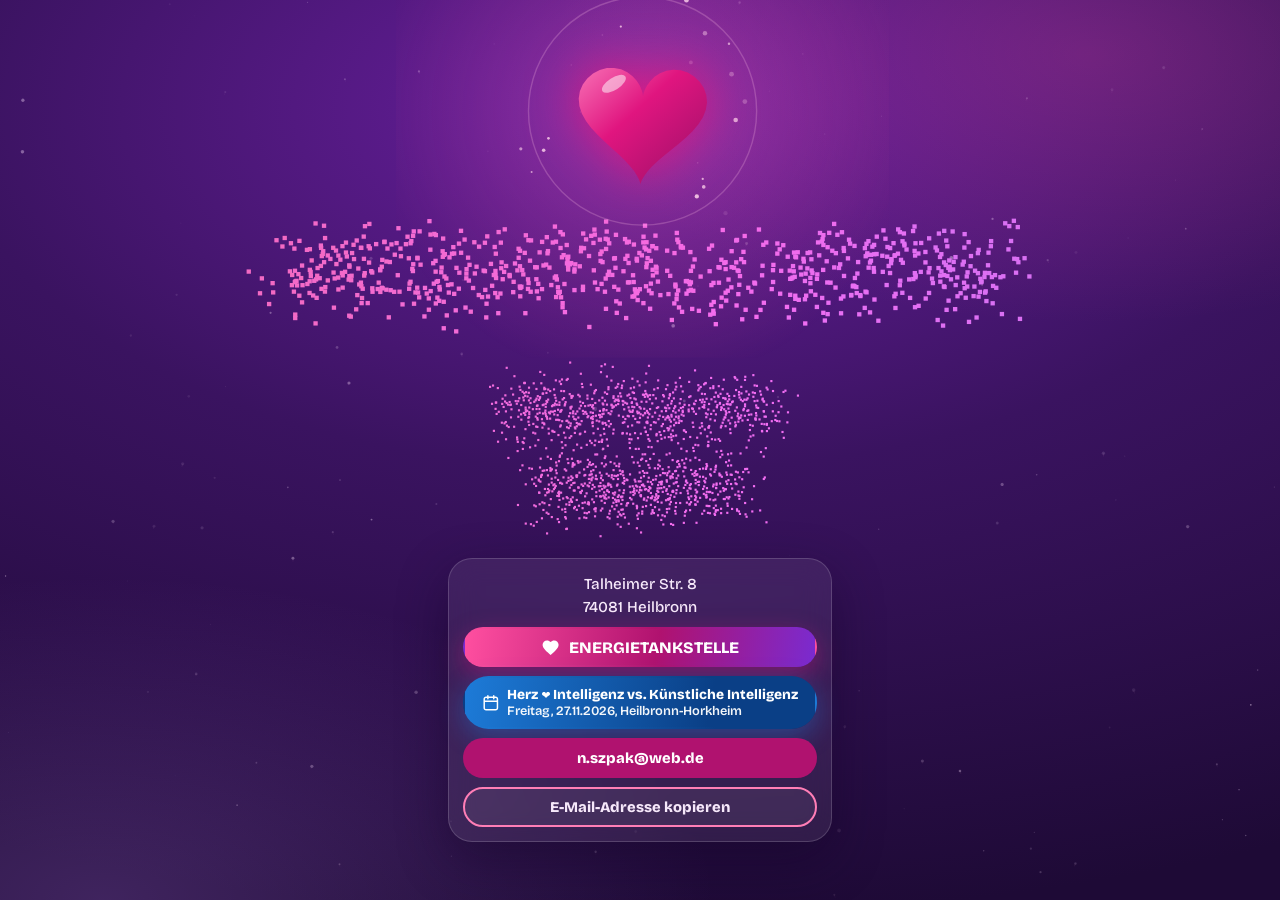
<file: index.html>
<!DOCTYPE html>
<html lang="de">
<head>
<meta charset="utf-8">
<meta name="viewport" content="width=device-width, initial-scale=1, viewport-fit=cover">
<title>Herzintelligenz</title>
<link rel="preconnect" href="https://fonts.googleapis.com">
<link rel="preconnect" href="https://fonts.gstatic.com" crossorigin>
<link href="https://fonts.googleapis.com/css2?family=Bricolage+Grotesque:opsz,wght@12..96,500;12..96,800&display=swap" rel="stylesheet">
<style>
:root {
  --bg: #4a1680;
  --bg-deep: #1e0a36;
  --sand: #f6e8fa;
  --amber: #b0126f;
  --sea: #ff7eb6;
  --muted: #c9a6dd;
  box-sizing: border-box;
  padding-top: env(safe-area-inset-top, 0px);
  padding-bottom: env(safe-area-inset-bottom, 0px);
}
@media (prefers-color-scheme: dark) {
  :root:not([data-theme="light"]) { --bg: #4a1680; --bg-deep: #1e0a36; }
}
:root[data-theme="dark"] { --bg: #4a1680; --bg-deep: #1e0a36; }
*, *::before, *::after { box-sizing: inherit; }
html, body { height: 100%; margin: 0; }
body {
  background:
    radial-gradient(70% 50% at 85% 6%, rgba(255,79,160,.22), transparent 60%),
    radial-gradient(80% 60% at 8% 100%, rgba(197,139,255,.20), transparent 60%),
    radial-gradient(120% 90% at 50% 12%, #6a1fa0 0%, #3a1360 45%, var(--bg-deep) 100%);
  color: var(--sand);
  font-family: "Bricolage Grotesque", "Segoe UI", system-ui, sans-serif;
  overflow: hidden;
}
canvas { position: fixed; inset: 0; width: 100%; height: 100%; display: block; touch-action: none; }
h1 { position: absolute; width: 1px; height: 1px; overflow: hidden; clip-path: inset(50%); white-space: nowrap; }

#card {
  position: fixed; left: 50%; transform: translateX(-50%);
  width: min(calc(100% - 2rem), 24rem);
  bottom: calc(env(safe-area-inset-bottom, 0px) + 3.6rem);
  display: flex; flex-direction: column; gap: .55rem;
  padding: .9rem; font-style: normal;
  background: rgba(255,255,255,.07);
  border: 1px solid rgba(255,255,255,.16);
  border-radius: 1.5rem;
  -webkit-backdrop-filter: blur(14px); backdrop-filter: blur(14px);
  box-shadow: 0 18px 50px rgba(20,4,40,.45);
}
.lines { display: flex; flex-direction: column; gap: 0; text-align: center; line-height: 1.5; font-size: .95rem; }
.street, .city { color: var(--sand); font-weight: 500; }
.row { display: grid; grid-template-columns: minmax(0, 1fr); gap: .55rem; }
.btn {
  font: inherit; font-weight: 800; font-size: clamp(.82rem, 3.4vw, .92rem);
  min-height: 2.5rem; min-width: 0; display: flex; align-items: center; justify-content: center;
  padding: .5rem .8rem; border-radius: 999px; text-decoration: none; text-align: center;
  cursor: pointer; white-space: nowrap; border: 2px solid transparent;
  transition: transform .2s ease, filter .2s ease;
}
.btn:hover { transform: translateY(-2px); filter: brightness(1.12); }
.btn:focus-visible { outline: 3px solid var(--sea); outline-offset: 3px; }
.main {
  background: linear-gradient(100deg, #ff4fa0, #b0126f 55%, #7a2bd0); color: #fff;
  box-shadow: 0 8px 24px rgba(224,21,127,.4); font-size: clamp(.88rem, 3.7vw, 1rem);
}
/* Hinweis auf die Veranstaltung: gleiche Form wie der Herzintelligenz-Knopf, in Blau, zwei Zeilen */
.event {
  background: linear-gradient(100deg, #1d7bd8, #0a3f86 70%); color: #fff;
  box-shadow: 0 8px 24px rgba(29,123,216,.4);
  white-space: normal; border-radius: 1.6rem; padding: .5rem 1rem;
}
.ev-tx { display: flex; flex-direction: column; align-items: flex-start; text-align: left; line-height: 1.25; min-width: 0; }
.ev-t { font-size: clamp(.74rem, 3.2vw, .86rem); }
.ev-d { font-size: .8rem; font-weight: 600; opacity: .95; }
.ev-hz { font-size: .8em; }
.ico { width: 1.2em; height: 1.2em; flex: none; margin-right: .5rem; }
.solid { background: var(--amber); color: #fff; padding: .4rem .8rem; }
.ghost { background: rgba(255,255,255,.06); color: var(--sand); border-color: var(--sea); padding: .4rem .8rem; }
#note {
  position: absolute; left: 0; right: 0; top: calc(100% + .6rem);
  text-align: center; font-size: .85rem; line-height: 1.4; color: var(--muted); padding: 0 .5rem;
}
@media (max-width: 320px) { .row { grid-template-columns: 1fr; } }
/* Gezoomt oder niedriges Fenster: Karte kompakter, damit Herz und Schriftzug Platz behalten */
@media (max-height: 620px) {
  #card { bottom: calc(env(safe-area-inset-bottom, 0px) + 2.4rem); padding: .6rem; gap: .35rem; }
  .lines { font-size: .85rem; line-height: 1.35; }
  .btn { min-height: 2.1rem; padding-top: .3rem; padding-bottom: .3rem; }
  #note { font-size: .75rem; top: calc(100% + .3rem); }
}
</style>
</head>
<body>
<h1>Norbert Szpak</h1>
<canvas id="c" aria-hidden="true"></canvas>
<address id="card">
  <div class="lines"><span class="street">Talheimer Str. 8</span><span class="city">74081 Heilbronn</span></div>
  <a id="app" class="btn main" href="https://nosz.github.io/energietankstelle/" target="_blank" rel="noopener"><svg class="ico" viewBox="0 0 24 24" aria-hidden="true"><path fill="currentColor" d="M12 21.35l-1.45-1.32C5.4 15.36 2 12.28 2 8.5 2 5.42 4.42 3 7.5 3c1.74 0 3.41.81 4.5 2.09C13.09 3.81 14.76 3 16.5 3 19.58 3 22 5.42 22 8.5c0 3.78-3.4 6.86-8.55 11.54L12 21.35z"/></svg>ENERGIETANKSTELLE</a>
  <a id="event" class="btn event" href="info-veranstaltung.html" aria-label="Herzintelligenz vs. Künstliche Intelligenz, Freitag, 27.11.2026, Heilbronn-Horkheim"><svg class="ico" viewBox="0 0 24 24" aria-hidden="true"><path fill="none" stroke="currentColor" stroke-width="2" stroke-linecap="round" stroke-linejoin="round" d="M5.5 4.5h13a2.5 2.5 0 0 1 2.5 2.5v12a2.5 2.5 0 0 1-2.5 2.5h-13A2.5 2.5 0 0 1 3 19V7a2.5 2.5 0 0 1 2.5-2.5zM3 10h18M8 2.5v4M16 2.5v4"/></svg><span class="ev-tx"><span class="ev-t">Herz <span class="ev-hz" aria-hidden="true">&#10084;&#65039;</span> Intelligenz vs. Künstliche Intelligenz</span><span class="ev-d">Freitag, 27.11.2026, Heilbronn-Horkheim</span></span></a>
  <!-- KI-Training-Button vorübergehend ausgeblendet
  <a id="ki" class="btn main" href="ki-training.html"><svg class="ico" viewBox="0 0 24 24" aria-hidden="true"><path fill="currentColor" d="M9 2v2H7a2 2 0 0 0-2 2v2H3v2h2v4H3v2h2v2a2 2 0 0 0 2 2h2v2h2v-2h2v2h2v-2h2a2 2 0 0 0 2-2v-2h2v-2h-2v-4h2V8h-2V6a2 2 0 0 0-2-2h-2V2h-2v2h-2V2H9zM7 6h10v12H7V6zm3 3v6h4V9h-4z"/></svg>KI-Training für Firmen</a>
  -->
  <div class="row">
    <a id="mail" class="btn solid" href="mailto:n.szpak@web.de" target="_top" rel="noopener">n.szpak@web.de</a>
    <button id="copy" class="btn ghost" type="button">E-Mail-Adresse kopieren</button>
  </div>
  <div id="note" role="status"></div>
</address>

<script>
const APP_VERSION = 19;

(function () {
  const cv = document.getElementById('c');
  const ctx = cv.getContext('2d');
  const reduce = window.matchMedia('(prefers-reduced-motion: reduce)').matches;
  const FONT = '"Bricolage Grotesque", "Segoe UI", system-ui, sans-serif';
  let W = 0, H = 0, dpr = 1, T = 0, frame = 0;
  let parts = [], dust = [], fx = [], rings = [], orbit = [];
  let introGlow = 0, wordY = 0, nameY = 0, wordSize = 24, nameSize = 36, textFlash = 0;
  const BEAT = 2.1;            // Sekunden pro Herzschlag (ca. 29 Schläge/Min), ruhige Pause zwischen den Doppelschlägen
  let lastPh = 0;
  const ptr = { x: -9999, y: -9999, active: false };
  const heart = { bx: 0, by: 0, x: 0, y: 0, s: 50, beat: 0, beatV: 0, pulse: 0 };
  const ROSE = ['#ff7eb6', '#ff4fa0', '#f3d9f7', '#c58bff', '#ffc1dc'];

  function colorAt(x) {
    const t = Math.max(0, Math.min(1, x / W));
    return 'hsl(' + (332 - t * 55).toFixed(0) + ' 85% ' + (68 + t * 2) + '%)';
  }

  function fitFont(o, text, maxW) {
    o.font = '800 100px ' + FONT;
    return 100 * maxW / o.measureText(text).width;
  }

  function heartPath(c, x, y, s, rot) {
    c.beginPath();
    const k = s / 17, cr = Math.cos(rot || 0), sr = Math.sin(rot || 0);
    for (let i = 0; i <= 64; i++) {
      const t = i / 64 * Math.PI * 2;
      const hx = 16 * Math.pow(Math.sin(t), 3) * k;
      const hy = -(13 * Math.cos(t) - 5 * Math.cos(2 * t) - 2 * Math.cos(3 * t) - Math.cos(4 * t)) * k + s * 0.08;
      const px = x + hx * cr - hy * sr, py = y + hx * sr + hy * cr;
      i ? c.lineTo(px, py) : c.moveTo(px, py);
    }
    c.closePath();
  }

  function buildTargets() {
    const off = document.createElement('canvas');
    off.width = W; off.height = H;
    const o = off.getContext('2d', { willReadFrequently: true });
    o.fillStyle = '#fff'; o.textAlign = 'center'; o.textBaseline = 'middle';
    const word = 'HERZINTELLIGENZ';
    // Platz über der Karte. Beim Zoomen schrumpft die Fläche in CSS-Pixeln, die Karte nicht.
    const R = Math.max(90, document.getElementById('card').getBoundingClientRect().top - 8);
    let hs = Math.min(72, Math.min(W, H) * 0.1);
    let wordFs = Math.min(fitFont(o, word, W * 0.92), H * 0.085);
    // Anordnung wie in der Vorlage: Herz oben, Titel darunter, Name mit großzügigem Abstand.
    let by = Math.max(R * 0.11, hs * 1.3 + 14);
    let wy = Math.max(R * 0.30, by + hs * 1.5 + wordFs * 0.75, wordFs * 0.8 + 24);
    let nameFs = Math.min(fitFont(o, 'Norbert', W * 0.8), H * 0.13, Math.max(20, (R - wy) * 0.29));
    let ny = Math.max(wy + wordFs * 0.6 + nameFs * 1.6 + 20, R * 0.62);
    if (ny + nameFs * 1.3 > R - 4 || by + hs * 1.5 > wy - wordFs * 0.6) {
      // Zu wenig Platz: Herz, Titel und Name gemeinsam verkleinern und ohne Überlappung stapeln.
      // Herz bleibt gut sichtbar, Titel darf die volle Breite nutzen, Name bleibt kleiner als der Titel.
      hs = Math.min(hs, Math.max(14, R * 0.12));
      const wf0 = fitFont(o, word, W * 0.92);
      const nf0 = Math.min(fitFont(o, 'Norbert', W * 0.8), wf0 * 1.1, 117);
      const f = Math.max(0.12, Math.min(1, (R - 14 - 3 * hs) / (1.4 * wf0 + 2.65 * nf0)));
      wordFs = wf0 * f; nameFs = nf0 * f;
      by = hs * 1.5 + 6;
      wy = by + hs * 1.5 + wordFs * 0.7;
      ny = wy + wordFs * 0.7 + nameFs * 1.35 + 8;
    }
    heart.s = hs; heart.bx = W / 2; heart.by = by;
    wordSize = wordFs; nameSize = nameFs;
    wordY = wy; nameY = ny;
    o.font = '800 ' + wordFs + 'px ' + FONT;
    o.fillText(word, W / 2, wy);
    o.font = '800 ' + nameFs + 'px ' + FONT;
    o.fillText('Norbert', W / 2, ny - nameFs * 0.52);
    o.fillText('Szpak', W / 2, ny + nameFs * 0.52);
    const data = o.getImageData(0, 0, W, H).data;
    const pts = [];
    function sample(y0, y1, gap) {
      for (let y = Math.max(0, Math.floor(y0)); y < Math.min(H, y1); y += gap)
        for (let x = 0; x < W; x += gap)
          if (data[(y * W + x) * 4 + 3] > 140) pts.push([x, y, Math.max(gap * 0.72, 1.4)]);
    }
    // Kleine Schrift: feineres Raster, sonst wird sie zu einem Punktemuster.
    sample(wy - wordFs, wy + wordFs, Math.max(1, Math.round(wordFs / 15)));
    sample(ny - nameFs * 1.3, ny + nameFs * 1.3, Math.max(1, Math.round(nameFs / 22)));
    return pts;
  }

  function resize() {
    dpr = Math.min(window.devicePixelRatio || 1, 2);
    W = window.innerWidth; H = window.innerHeight;
    cv.width = W * dpr; cv.height = H * dpr;
    ctx.setTransform(dpr, 0, 0, dpr, 0, 0);
    const pts = buildTargets();
    pts.sort(() => Math.random() - 0.5);
    while (parts.length < pts.length)
      parts.push({ x: Math.random() * W, y: Math.random() * H, vx: 0, vy: 0, tx: 0, ty: 0, c: '', s: 2, k: 0.02 });
    parts.length = pts.length;
    parts.forEach((p, i) => {
      p.tx = pts[i][0]; p.ty = pts[i][1]; p.s = pts[i][2];
      p.c = colorAt(p.tx); p.k = 0.018 + Math.random() * 0.022;
    });
    const nd = Math.round(Math.min(140, W * H / 9000));
    dust = [];
    for (let i = 0; i < nd; i++)
      dust.push({ x: Math.random() * W, y: Math.random() * H, vx: (Math.random() - .5) * .25, vy: -0.1 - Math.random() * .3, r: .6 + Math.random() * 1.4, a: .15 + Math.random() * .35 });
    orbit = [];
    for (let i = 0; i < 14; i++)
      orbit.push({ a: Math.random() * 6.28, sp: (0.004 + Math.random() * 0.008) * (i % 2 ? 1 : -1), rx: 1.4 + Math.random() * 0.7, ry: 1.2 + Math.random() * 0.6, r: 0.8 + Math.random() * 1.6, ph: Math.random() * 6.28 });
    if (reduce) { parts.forEach(p => { p.x = p.tx; p.y = p.ty; }); updateHeart(); draw(); }
  }

  function updateHeart() {
    heart.x = heart.bx + Math.sin(T * 0.6) * 6;
    heart.y = heart.by + Math.sin(T * 0.9) * 10;
  }

  function spawnHeart(x, y, vx, vy, size, life) {
    fx.push({ t: 'h', x, y, vx, vy, s: size, life, max: life, c: ROSE[(Math.random() * ROSE.length) | 0], rot: (Math.random() - .5) * 0.8 });
  }

  function tapHeart() {
    heart.beatV = 0.16;
    // Drei leuchtende Wellen beim Antippen
    for (let i = 0; i < 5; i++) rings.push({ r: heart.s * 0.45, max: Math.max(W, H) * 0.62, d: i * 5, a: 0.95 });
    for (let i = 0; i < 34; i++) {
      const a = Math.random() * 6.283, v = 1.5 + Math.random() * 5;
      spawnHeart(heart.x, heart.y, Math.cos(a) * v, Math.sin(a) * v - 1.2, 4 + Math.random() * 9, 70 + Math.random() * 60);
    }
    for (let i = 0; i < 60; i++) {
      const a = Math.random() * 6.283, v = 1 + Math.random() * 7;
      fx.push({ t: 'p', x: heart.x, y: heart.y, vx: Math.cos(a) * v, vy: Math.sin(a) * v, s: 1 + Math.random() * 2.2, life: 40 + Math.random() * 60, max: 100, c: ROSE[(Math.random() * ROSE.length) | 0] });
    }
    for (let i = 0; i < 3; i++) rings.push({ r: heart.s * 0.6, max: Math.max(W, H) * 0.45, d: i * 8 });
    burst(heart.x, heart.y, 0.55);
  }

  function titleMagic(x, y) {
    // Animation 2: Eine leuchtende Welle läuft durch HERZINTELLIGENZ.
    textFlash = 1.25;
    for (const p of parts) {
      if (Math.abs(p.ty - wordY) < wordSize * 1.1) {
        const dx = p.tx - x;
        const wave = Math.sin(dx * 0.055) * 7;
        p.vy -= wave * 0.45;
        p.vx += Math.sign(dx || 1) * (2 + Math.random() * 3);
      }
    }
    for (let i = 0; i < 100; i++) {
      const px = Math.random() * W;
      const py = wordY + (Math.random() - .5) * wordSize * 1.8;
      fx.push({ t: 'p', x: px, y: py, vx: (Math.random() - .5) * 1.4, vy: -1.5 - Math.random() * 3.5, s: 1 + Math.random() * 2.5, life: 35 + Math.random() * 45, max: 80, c: ROSE[(Math.random() * ROSE.length) | 0] });
    }
  }

  function nameMagic(x, y) {
    // Animation 3: Der Name explodiert in Herzen und Lichtpunkte und setzt sich wieder zusammen.
    textFlash = 1.5;
    for (const p of parts) {
      if (Math.abs(p.ty - nameY) < nameSize * 1.4) {
        const dx = p.x - x, dy = p.y - y;
        const d = Math.sqrt(dx * dx + dy * dy) || 1;
        const power = 12 + Math.random() * 15;
        p.vx += dx / d * power + (Math.random() - .5) * 8;
        p.vy += dy / d * power + (Math.random() - .5) * 8;
      }
    }
    for (let i = 0; i < 42; i++) {
      const a = Math.random() * 6.283, v = 2 + Math.random() * 6;
      spawnHeart(x, y, Math.cos(a) * v, Math.sin(a) * v - 1.2, 4 + Math.random() * 7, 65 + Math.random() * 65);
    }
    for (let i = 0; i < 70; i++) {
      const a = Math.random() * 6.283, v = 1.5 + Math.random() * 7;
      fx.push({ t: 'p', x, y, vx: Math.cos(a) * v, vy: Math.sin(a) * v, s: 1 + Math.random() * 2.8, life: 40 + Math.random() * 55, max: 95, c: ROSE[(Math.random() * ROSE.length) | 0] });
    }
    for (let i = 0; i < 4; i++) rings.push({ r: 8, max: Math.max(W, H) * 0.42, d: i * 7, a: 0.9 });
  }

  function burst(x, y, power) {
    for (const p of parts) {
      const dx = p.x - x, dy = p.y - y;
      const d = Math.sqrt(dx * dx + dy * dy) || 1;
      const f = (14 + Math.random() * 14) * power;
      p.vx += dx / d * f + (Math.random() - .5) * 8 * power;
      p.vy += dy / d * f + (Math.random() - .5) * 8 * power;
    }
  }

  function step() {
    T += 1 / 60; frame++;
    introGlow = Math.min(1, introGlow + 0.004);
    textFlash *= 0.94;
    updateHeart();
    const ph = (T % BEAT) / BEAT;
    heart.pulse = Math.exp(-Math.pow((ph - 0.025) / 0.032, 2)) + 0.65 * Math.exp(-Math.pow((ph - 0.32) / 0.036, 2));
    lastPh = ph;
    heart.beat += heart.beatV; heart.beatV += -heart.beat * 0.22; heart.beatV *= 0.82;
    if (frame % 105 === 0) spawnHeart(heart.x + (Math.random() - .5) * heart.s * 1.8, heart.y + heart.s * 0.35, (Math.random() - .5) * 0.55, -0.7 - Math.random() * 0.65, 3 + Math.random() * 5, 150 + Math.random() * 70);
    const R = Math.max(70, Math.min(W, H) * 0.12);
    for (const p of parts) {
      let fx_ = (p.tx - p.x) * p.k, fy_ = (p.ty - p.y) * p.k;
      if (ptr.active) {
        const dx = p.x - ptr.x, dy = p.y - ptr.y, d2 = dx * dx + dy * dy;
        if (d2 < R * R) { const d = Math.sqrt(d2) || 1, f = (1 - d / R) * 3.2; fx_ += dx / d * f; fy_ += dy / d * f; }
      }
      p.vx = (p.vx + fx_) * 0.88; p.vy = (p.vy + fy_) * 0.88;
      p.x += p.vx; p.y += p.vy;
    }
    for (const d of dust) {
      d.x += d.vx; d.y += d.vy;
      if (d.y < -4) { d.y = H + 4; d.x = Math.random() * W; }
      if (d.x < -4) d.x = W + 4; else if (d.x > W + 4) d.x = -4;
    }
    for (let i = fx.length - 1; i >= 0; i--) {
      const f = fx[i];
      f.x += f.vx; f.y += f.vy; f.vy -= 0.03; f.vx *= 0.985; f.vy *= 0.985;
      if (--f.life <= 0) fx.splice(i, 1);
    }
    for (let i = rings.length - 1; i >= 0; i--) {
      const r = rings[i];
      if (r.d > 0) { r.d--; continue; }
      r.r += 5;
      if (r.r > r.max) rings.splice(i, 1);
    }
  }

  function drawHeart() {
    const sc = 1 + heart.pulse * 0.10 + heart.beat;
    const hr = heart.s * (3.2 + heart.pulse * 1.6);
    const halo = ctx.createRadialGradient(heart.x, heart.y, 0, heart.x, heart.y, hr * (1 + 0.12 * Math.sin(T * 1.7))); 
    halo.addColorStop(0, 'rgba(255,105,190,' + (0.20 + heart.pulse * 0.30 + introGlow * 0.08).toFixed(3) + ')');
    halo.addColorStop(1, 'rgba(255,79,160,0)');
    ctx.fillStyle = halo;
    ctx.fillRect(heart.x - hr, heart.y - hr, hr * 2, hr * 2);
    const s = heart.s * sc, rot = Math.sin(T * 0.7) * 0.06;
    for (const o of orbit) {
      o.a += o.sp;
      const x = heart.x + Math.cos(o.a) * heart.s * o.rx, y = heart.y + Math.sin(o.a) * heart.s * o.ry;
      ctx.globalAlpha = 0.25 + 0.6 * Math.abs(Math.sin(T * 1.1 + o.ph));
      ctx.fillStyle = '#ffd6ec';
      ctx.beginPath(); ctx.arc(x, y, o.r, 0, 6.2832); ctx.fill();
    }
    ctx.globalAlpha = 1;
    // Feiner Lichtkranz um das Herz
    ctx.save();
    ctx.beginPath(); ctx.arc(heart.x, heart.y, heart.s * (1.65 + 0.08 * Math.sin(T * 2)), 0, 6.2832);
    ctx.strokeStyle = 'rgba(255,190,230,' + (0.18 + heart.pulse * 0.18) + ')'; ctx.lineWidth = 1.4; ctx.stroke();
    ctx.restore();
    ctx.save();
    ctx.shadowColor = 'rgba(224,21,127,0.95)'; ctx.shadowBlur = 30 + heart.pulse * 60 + heart.beat * 200;
    const g = ctx.createLinearGradient(heart.x - s, heart.y - s, heart.x + s * 0.8, heart.y + s);
    g.addColorStop(0, '#ff8cc6'); g.addColorStop(0.5, '#e0157f'); g.addColorStop(1, '#a0106a');
    ctx.fillStyle = g;
    heartPath(ctx, heart.x, heart.y, s, rot); ctx.fill();
    ctx.restore();
    ctx.save();
    ctx.globalAlpha = 0.5; ctx.fillStyle = '#fff';
    ctx.translate(heart.x - s * 0.42, heart.y - s * 0.4); ctx.rotate(-0.6 + rot);
    ctx.beginPath(); ctx.ellipse(0, 0, s * 0.2, s * 0.09, 0, 0, 6.2832); ctx.fill();
    ctx.restore();
  }

  function draw() {
    ctx.clearRect(0, 0, W, H);
    ctx.fillStyle = '#f3d9f7';
    for (const d of dust) {
      ctx.globalAlpha = d.a * (0.65 + 0.35 * Math.sin(T * 1.8 + d.x * 0.02));
      ctx.beginPath(); ctx.arc(d.x, d.y, d.r * (0.85 + 0.25 * Math.sin(T * 2 + d.y)), 0, 6.2832); ctx.fill();
      if (d.r > 1.45) { ctx.globalAlpha = d.a * 0.18; ctx.beginPath(); ctx.moveTo(d.x, d.y); ctx.lineTo(d.x - d.vx * 9, d.y - d.vy * 9); ctx.strokeStyle = '#ffb5df'; ctx.lineWidth = 1; ctx.stroke(); }
    }
    ctx.globalAlpha = 1;
    if (textFlash > 0.02) {
      const glow = ctx.createRadialGradient(W / 2, (wordY + nameY) / 2, 0, W / 2, (wordY + nameY) / 2, W * 0.55);
      glow.addColorStop(0, 'rgba(255,105,190,' + (textFlash * 0.16) + ')');
      glow.addColorStop(1, 'rgba(255,79,160,0)');
      ctx.fillStyle = glow; ctx.fillRect(0, 0, W, H);
    }
    for (const p of parts) { ctx.fillStyle = p.c; ctx.shadowColor = textFlash > 0.1 ? '#ffb5df' : 'transparent'; ctx.shadowBlur = textFlash * 9; ctx.fillRect(p.x - p.s / 2, p.y - p.s / 2, p.s, p.s); }
    ctx.shadowBlur = 0;
    for (const r of rings) {
      if (r.d > 0) continue;
      ctx.globalAlpha = Math.max(0, 1 - r.r / r.max) * 0.7 * (r.a || 1);
      ctx.strokeStyle = '#ff9bd0'; ctx.lineWidth = 2.2;
      ctx.shadowColor = '#ff4fa0'; ctx.shadowBlur = 12;
      ctx.beginPath(); ctx.arc(heart.x, heart.y, r.r, 0, 6.2832); ctx.stroke();
      ctx.shadowBlur = 0;
    }
    drawHeart();
    for (const f of fx) {
      ctx.globalAlpha = Math.min(1, f.life / (f.max * 0.5));
      ctx.fillStyle = f.c;
      if (f.t === 'h') { heartPath(ctx, f.x, f.y, f.s, f.rot); ctx.fill(); }
      else { ctx.beginPath(); ctx.arc(f.x, f.y, f.s, 0, 6.2832); ctx.fill(); }
    }
    ctx.globalAlpha = 1;
  }


  // Zufallsanimationen: vier Bereiche, mehrere Effekte pro Bereich.
  // Derselbe Effekt wird innerhalb eines Bereichs nie direkt zweimal gewählt.
  const lastVariant = { heart: -1, title: -1, name: -1, scene: -1 };
  let autoTimer = 0;
  function pickVariant(key, count) {
    let n = Math.floor(Math.random() * count);
    if (count > 1 && n === lastVariant[key]) n = (n + 1 + Math.floor(Math.random() * (count - 1))) % count;
    lastVariant[key] = n;
    return n;
  }
  function sparkleBurst(x, y, amount = 90, speed = 5) {
    for (let i = 0; i < amount; i++) {
      const a = Math.random() * Math.PI * 2, v = 0.7 + Math.random() * speed;
      const isHeart = Math.random() < 0.22;
      if (isHeart) spawnHeart(x, y, Math.cos(a) * v, Math.sin(a) * v, 3 + Math.random() * 7, 65 + Math.random() * 65);
      else fx.push({ t: 'p', x, y, vx: Math.cos(a) * v, vy: Math.sin(a) * v, s: 0.8 + Math.random() * 2.8, life: 35 + Math.random() * 65, max: 100, c: ROSE[(Math.random() * ROSE.length) | 0] });
    }
  }
  function randomHeart() {
    const v = pickVariant('heart', 4);
    if (v === 0) { tapHeart(); }
    else if (v === 1) {
      heart.beatV = 0.32;
      for (let i = 0; i < 7; i++) rings.push({ r: heart.s * 0.25, max: Math.max(W,H) * 0.7, d: i * 6, a: 0.8 });
      sparkleBurst(heart.x, heart.y, 110, 6);
    } else if (v === 2) {
      for (let i = 0; i < 42; i++) {
        const a = i / 42 * Math.PI * 2, v2 = 1.5 + Math.random() * 2.5;
        spawnHeart(heart.x + Math.cos(a) * heart.s * 0.5, heart.y + Math.sin(a) * heart.s * 0.5,
          Math.cos(a) * v2, Math.sin(a) * v2 - 1.3, 4 + Math.random() * 6, 90 + Math.random() * 50);
      }
      heart.beatV = 0.23;
    } else {
      heart.beatV = 0.28;
      for (let i = 0; i < 4; i++) rings.push({ r: heart.s * (0.4 + i * 0.12), max: Math.max(W,H) * 0.58, d: i * 9, a: 0.95 });
      sparkleBurst(heart.x, heart.y, 65, 7);
    }
  }
  function randomTitle() {
    const v = pickVariant('title', 4);
    if (v === 0) titleMagic(W / 2, wordY);
    else if (v === 1) {
      textFlash = 1.7;
      for (const p of parts) if (Math.abs(p.ty - wordY) < wordSize * 1.1) {
        p.vy -= 5 + Math.random() * 9; p.vx += (Math.random() - .5) * 10;
      }
      sparkleBurst(W / 2, wordY, 125, 5);
    } else if (v === 2) {
      textFlash = 1.5;
      for (const p of parts) if (Math.abs(p.ty - wordY) < wordSize * 1.1) {
        p.vx += (Math.random() - .5) * 18; p.vy += (Math.random() - .5) * 12;
      }
      for (let i = 0; i < 5; i++) rings.push({ r: 10, max: W * 0.65, d: i * 10, a: 0.65 });
      sparkleBurst(W / 2, wordY, 80, 4);
    } else {
      textFlash = 1.8;
      for (const p of parts) if (Math.abs(p.ty - wordY) < wordSize * 1.1) {
        p.vx += Math.sin(p.tx * 0.08) * 7; p.vy -= 2 + Math.random() * 5;
      }
      sparkleBurst(W / 2, wordY, 150, 3.5);
    }
  }
  function randomName() {
    const v = pickVariant('name', 4);
    if (v === 0) nameMagic(W / 2, nameY);
    else if (v === 1) {
      textFlash = 1.6;
      for (const p of parts) if (Math.abs(p.ty - nameY) < nameSize * 1.4) {
        p.vx += (Math.random() - .5) * 22; p.vy += (Math.random() - .5) * 18;
      }
      sparkleBurst(W / 2, nameY, 115, 6);
    } else if (v === 2) {
      textFlash = 1.8;
      for (const p of parts) if (Math.abs(p.ty - nameY) < nameSize * 1.4) {
        const dx = W / 2 - p.x, dy = nameY - p.y;
        p.vx += dx * 0.08 + (Math.random() - .5) * 4;
        p.vy += dy * 0.08 - Math.random() * 5;
      }
      for (let i = 0; i < 36; i++) spawnHeart(W / 2 + (Math.random()-.5)*W*.5, nameY,
        (Math.random()-.5)*2, -1-Math.random()*2, 3+Math.random()*6, 80+Math.random()*60);
    } else {
      textFlash = 1.6;
      for (const p of parts) if (Math.abs(p.ty - nameY) < nameSize * 1.4) {
        p.vx += Math.sign(p.tx - W/2 || 1) * (3 + Math.random()*7);
        p.vy -= Math.random()*5;
      }
      sparkleBurst(W / 2, nameY, 90, 5);
    }
  }
  function randomScene() {
    pickVariant('scene', 4);
    const x = W * (0.18 + Math.random() * 0.64);
    const y = H * (0.12 + Math.random() * 0.58);
    textFlash = 0.9;
    if (Math.random() < 0.5) {
      for (let i = 0; i < 5; i++) rings.push({ r: 8, max: Math.max(W,H) * (0.25 + Math.random()*.25), d: i*8, a: .65 });
    }
    sparkleBurst(x, y, 70 + Math.floor(Math.random()*55), 5.5);
  }
  function runRandomAnimation(target) {
    if (reduce || document.hidden) return;
    if (target === 'heart') randomHeart();
    else if (target === 'title') randomTitle();
    else if (target === 'name') randomName();
    else randomScene();
  }

  document.addEventListener('visibilitychange', () => {
    if (document.hidden) clearTimeout(autoTimer);
  });

  function loop() { step(); draw(); requestAnimationFrame(loop); }

  function setPtr(e) { ptr.x = e.clientX; ptr.y = e.clientY; ptr.active = true; }
  window.addEventListener('pointermove', setPtr);
  window.addEventListener('pointerdown', e => {
    if (e.target.closest && e.target.closest('#card')) return;
    setPtr(e);
    if (reduce) return;
    const dx = e.clientX - heart.x, dy = e.clientY - heart.y;
    if (Math.sqrt(dx * dx + dy * dy) < heart.s * 1.25) {
      runRandomAnimation('heart');
    } else if (Math.abs(e.clientY - wordY) < wordSize * 1.15) {
      runRandomAnimation('title');
    } else if (Math.abs(e.clientY - nameY) < nameSize * 1.35) {
      runRandomAnimation('name');
    } else {
      runRandomAnimation('scene');
    }
  });
  window.addEventListener('pointerup', e => { if (e.pointerType !== 'mouse') ptr.active = false; });
  window.addEventListener('pointerleave', () => { ptr.active = false; });
  window.addEventListener('resize', resize);

  const mail = document.getElementById('mail');
  const appLink = document.getElementById('app');
  const copyBtn = document.getElementById('copy');
  const note = document.getElementById('note');
  const ADDR = 'n.szpak@web.de';
  const APP_URL = 'https://nosz.github.io/herzintelligenz/';
  let noteTimer = 0;

  async function copyText(text) {
    try { await navigator.clipboard.writeText(text); return true; } catch (err) {}
    try {
      const ta = document.createElement('textarea');
      ta.value = text; ta.setAttribute('readonly', '');
      ta.style.cssText = 'position:fixed;opacity:0;top:0;left:0';
      document.body.appendChild(ta); ta.select();
      const ok = document.execCommand('copy');
      document.body.removeChild(ta);
      return ok;
    } catch (err) { return false; }
  }
  function say(msg) {
    note.textContent = msg;
    clearTimeout(noteTimer);
    noteTimer = setTimeout(() => { note.textContent = ''; }, 6000);
  }
  // Link öffnet nativ; falls nichts passiert (blockiert), Ziel kopieren und Hinweis zeigen
  function guard(el, text, okMsg, failMsg) {
    el.addEventListener('pointerdown', e => e.stopPropagation());
    el.addEventListener('click', () => {
      let left = false;
      const mark = () => { left = true; };
      window.addEventListener('blur', mark, { once: true });
      document.addEventListener('visibilitychange', mark, { once: true });
      setTimeout(async () => {
        if (left) return;
        say((await copyText(text)) ? okMsg : failMsg);
      }, 900);
    });
  }
  guard(mail, ADDR,
    'Mail-App hier nicht erreichbar. Adresse kopiert, bitte in die Mail-App einfügen.',
    'Mail-App hier nicht erreichbar. Adresse: ' + ADDR);
  guard(appLink, APP_URL,
    'Link hier nicht erreichbar. Er ist kopiert, bitte im Browser einfügen.',
    'Link hier nicht erreichbar: ' + APP_URL);

  copyBtn.addEventListener('pointerdown', e => e.stopPropagation());
  copyBtn.addEventListener('click', async () => {
    const ok = await copyText(ADDR);
    copyBtn.textContent = ok ? 'Adresse kopiert \u2713' : 'Kopieren nicht möglich';
    setTimeout(() => { copyBtn.textContent = 'E-Mail-Adresse kopieren'; }, 2000);
  });

  // Sofort zeichnen: nicht darauf warten, dass eine Web-Schrift aus dem Internet lädt.
  // So ist Herz, Schriftzug und Name auch beim allerersten Offline-/Handy-Aufruf sichtbar.
  let started = false;
  function start() {
    resize();
    if (!started) {
      started = true;
      if (!reduce) loop();
    }
  }
  start();
  // Falls die Wunschschrift später verfügbar wird, Darstellung einmal sauber neu aufbauen.
  if (document.fonts && document.fonts.load) {
    document.fonts.load('800 80px "Bricolage Grotesque"')
      .then(() => { resize(); })
      .catch(() => {});
  }
})();
</script>
</body>
</html>
</file>
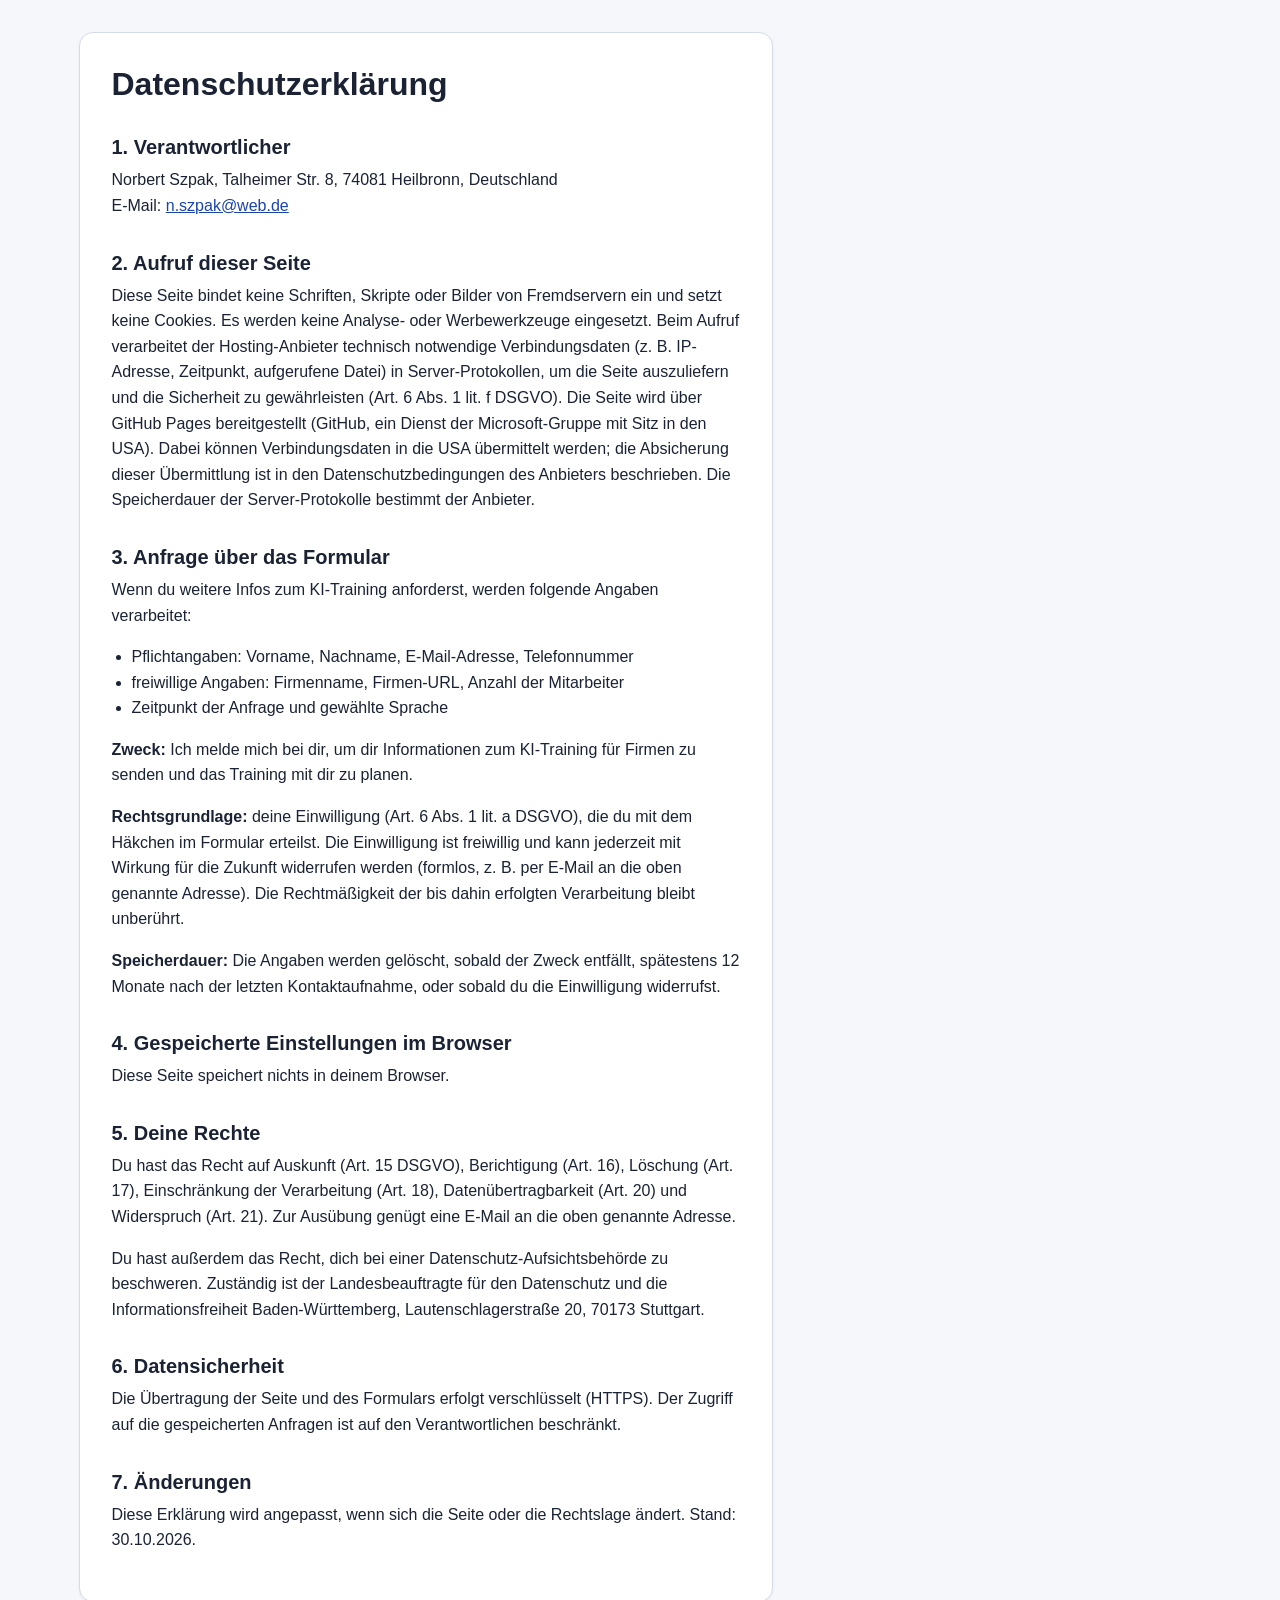
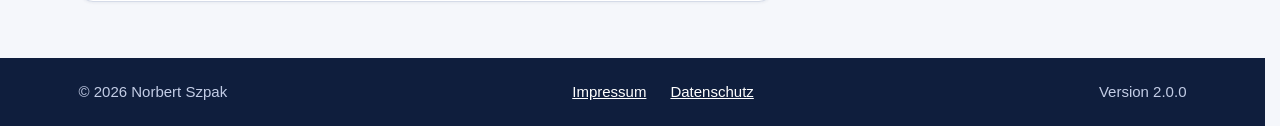
<file: datenschutz.html>
<!DOCTYPE html>
<html lang="de">
<head>
<meta charset="utf-8">
<meta name="viewport" content="width=device-width, initial-scale=1">
<meta name="app-version" content="2.0.0">
<meta name="robots" content="noindex">
<title>Datenschutzerklärung – KI-Training für Firmen</title>
<link rel="stylesheet" href="js_img_css/bootstrap.min.css?v=2.0.0">
<link rel="stylesheet" href="js_img_css/bootstrap-icons.min.css?v=2.0.0">
<link rel="stylesheet" href="js_img_css/custom.css?v=2.0.0">
</head>
<body>
<main class="kt-main">
<div class="kt-wrap">
  <article class="kt-card kt-recht">
    <h1>Datenschutzerklärung</h1>
    <h2>1. Verantwortlicher</h2>
    <p>Norbert Szpak, Talheimer Str. 8, 74081 Heilbronn, Deutschland<br>E-Mail: <a href="mailto:n.szpak@web.de">n.szpak@web.de</a></p>

    <h2>2. Aufruf dieser Seite</h2>
    <p>Diese Seite bindet keine Schriften, Skripte oder Bilder von Fremdservern ein und setzt keine Cookies. Es werden keine Analyse- oder Werbewerkzeuge eingesetzt. Beim Aufruf verarbeitet der Hosting-Anbieter technisch notwendige Verbindungsdaten (z. B. IP-Adresse, Zeitpunkt, aufgerufene Datei) in Server-Protokollen, um die Seite auszuliefern und die Sicherheit zu gewährleisten (Art. 6 Abs. 1 lit. f DSGVO). Die Seite wird über GitHub Pages bereitgestellt (GitHub, ein Dienst der Microsoft-Gruppe mit Sitz in den USA). Dabei können Verbindungsdaten in die USA übermittelt werden; die Absicherung dieser Übermittlung ist in den Datenschutzbedingungen des Anbieters beschrieben. Die Speicherdauer der Server-Protokolle bestimmt der Anbieter.</p>

    <h2>3. Anfrage über das Formular</h2>
    <p>Wenn du weitere Infos zum KI-Training anforderst, werden folgende Angaben verarbeitet:</p>
    <ul>
      <li>Pflichtangaben: Vorname, Nachname, E-Mail-Adresse, Telefonnummer</li>
      <li>freiwillige Angaben: Firmenname, Firmen-URL, Anzahl der Mitarbeiter</li>
      <li>Zeitpunkt der Anfrage und gewählte Sprache</li>
    </ul>
    <p><strong>Zweck:</strong> Ich melde mich bei dir, um dir Informationen zum KI-Training für Firmen zu senden und das Training mit dir zu planen.</p>
    <p><strong>Rechtsgrundlage:</strong> deine Einwilligung (Art. 6 Abs. 1 lit. a DSGVO), die du mit dem Häkchen im Formular erteilst. Die Einwilligung ist freiwillig und kann jederzeit mit Wirkung für die Zukunft widerrufen werden (formlos, z. B. per E-Mail an die oben genannte Adresse). Die Rechtmäßigkeit der bis dahin erfolgten Verarbeitung bleibt unberührt.</p>
    <p><strong>Speicherdauer:</strong> Die Angaben werden gelöscht, sobald der Zweck entfällt, spätestens 12 Monate nach der letzten Kontaktaufnahme, oder sobald du die Einwilligung widerrufst.</p>

    <h2>4. Gespeicherte Einstellungen im Browser</h2>
    <p>Diese Seite speichert nichts in deinem Browser.</p>

    <h2>5. Deine Rechte</h2>
    <p>Du hast das Recht auf Auskunft (Art. 15 DSGVO), Berichtigung (Art. 16), Löschung (Art. 17), Einschränkung der Verarbeitung (Art. 18), Datenübertragbarkeit (Art. 20) und Widerspruch (Art. 21). Zur Ausübung genügt eine E-Mail an die oben genannte Adresse.</p>
    <p>Du hast außerdem das Recht, dich bei einer Datenschutz-Aufsichtsbehörde zu beschweren. Zuständig ist der Landesbeauftragte für den Datenschutz und die Informationsfreiheit Baden-Württemberg, Lautenschlagerstraße 20, 70173 Stuttgart.</p>

    <h2>6. Datensicherheit</h2>
    <p>Die Übertragung der Seite und des Formulars erfolgt verschlüsselt (HTTPS). Der Zugriff auf die gespeicherten Anfragen ist auf den Verantwortlichen beschränkt.</p>

    <h2>7. Änderungen</h2>
    <p>Diese Erklärung wird angepasst, wenn sich die Seite oder die Rechtslage ändert. Stand: 30.10.2026.</p>
  </article>
</div>
</main>

<footer class="kt-footer">
  <div class="kt-wrap">
    <span>&copy; 2026 Norbert Szpak</span>
    <span class="kt-footer-links"><a href="impressum.html">Impressum</a><a href="datenschutz.html">Datenschutz</a></span>
    <span>Version <span data-app-version>2.0.0</span></span>
  </div>
</footer>
</body>
</html>
</file>
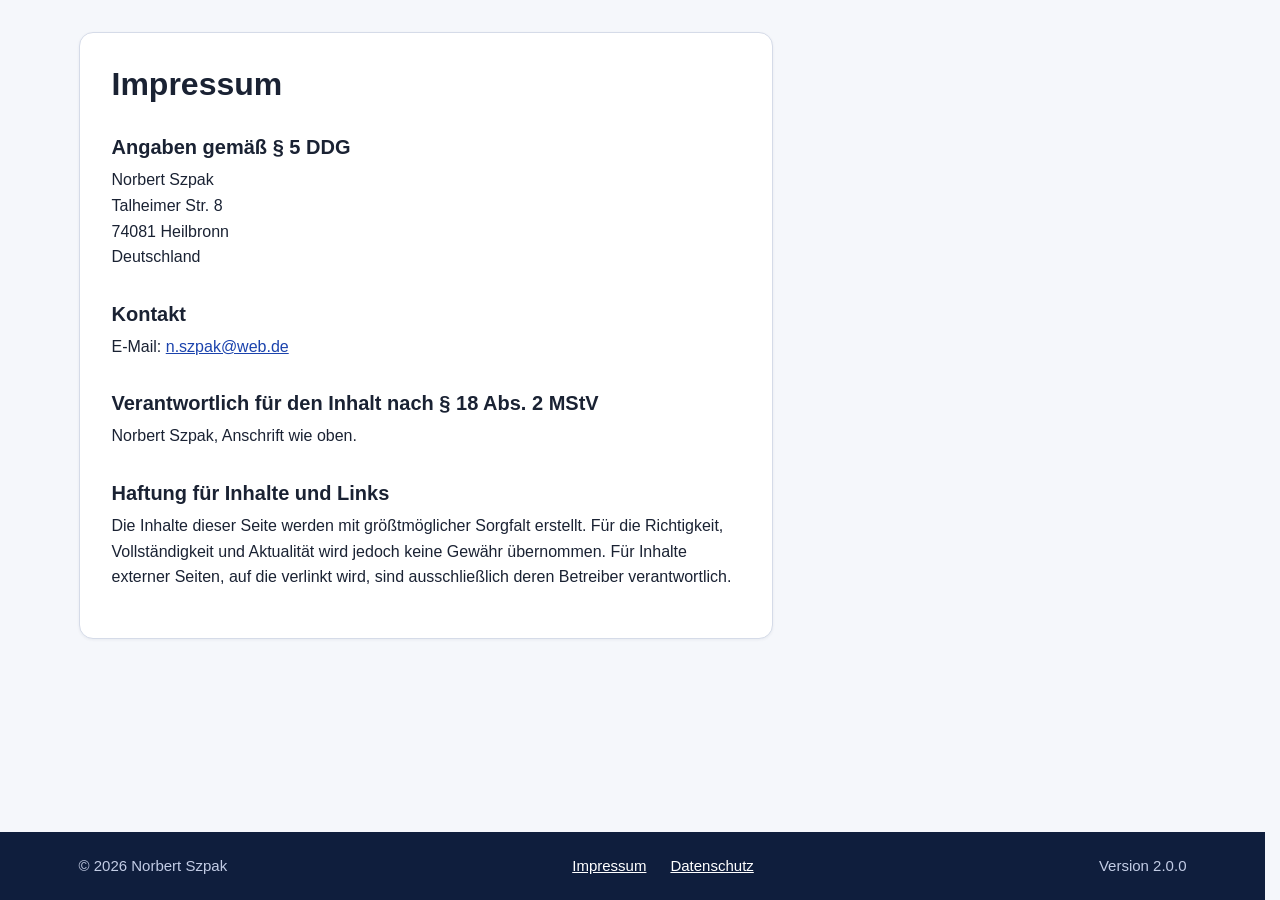
<file: impressum.html>
<!DOCTYPE html>
<html lang="de">
<head>
<meta charset="utf-8">
<meta name="viewport" content="width=device-width, initial-scale=1">
<meta name="app-version" content="2.0.0">
<meta name="robots" content="noindex">
<title>Impressum – KI-Training für Firmen</title>
<link rel="stylesheet" href="js_img_css/bootstrap.min.css?v=2.0.0">
<link rel="stylesheet" href="js_img_css/bootstrap-icons.min.css?v=2.0.0">
<link rel="stylesheet" href="js_img_css/custom.css?v=2.0.0">
</head>
<body>
<main class="kt-main">
<div class="kt-wrap">
  <article class="kt-card kt-recht">
    <h1>Impressum</h1>
    <h2>Angaben gemäß § 5 DDG</h2>
    <p>Norbert Szpak<br>Talheimer Str. 8<br>74081 Heilbronn<br>Deutschland</p>

    <h2>Kontakt</h2>
    <p>E-Mail: <a href="mailto:n.szpak@web.de">n.szpak@web.de</a></p>

    <h2>Verantwortlich für den Inhalt nach § 18 Abs. 2 MStV</h2>
    <p>Norbert Szpak, Anschrift wie oben.</p>

    <h2>Haftung für Inhalte und Links</h2>
    <p>Die Inhalte dieser Seite werden mit größtmöglicher Sorgfalt erstellt. Für die Richtigkeit, Vollständigkeit und Aktualität wird jedoch keine Gewähr übernommen. Für Inhalte externer Seiten, auf die verlinkt wird, sind ausschließlich deren Betreiber verantwortlich.</p>
  </article>
</div>
</main>

<footer class="kt-footer">
  <div class="kt-wrap">
    <span>&copy; 2026 Norbert Szpak</span>
    <span class="kt-footer-links"><a href="impressum.html">Impressum</a><a href="datenschutz.html">Datenschutz</a></span>
    <span>Version <span data-app-version>2.0.0</span></span>
  </div>
</footer>
</body>
</html>
</file>
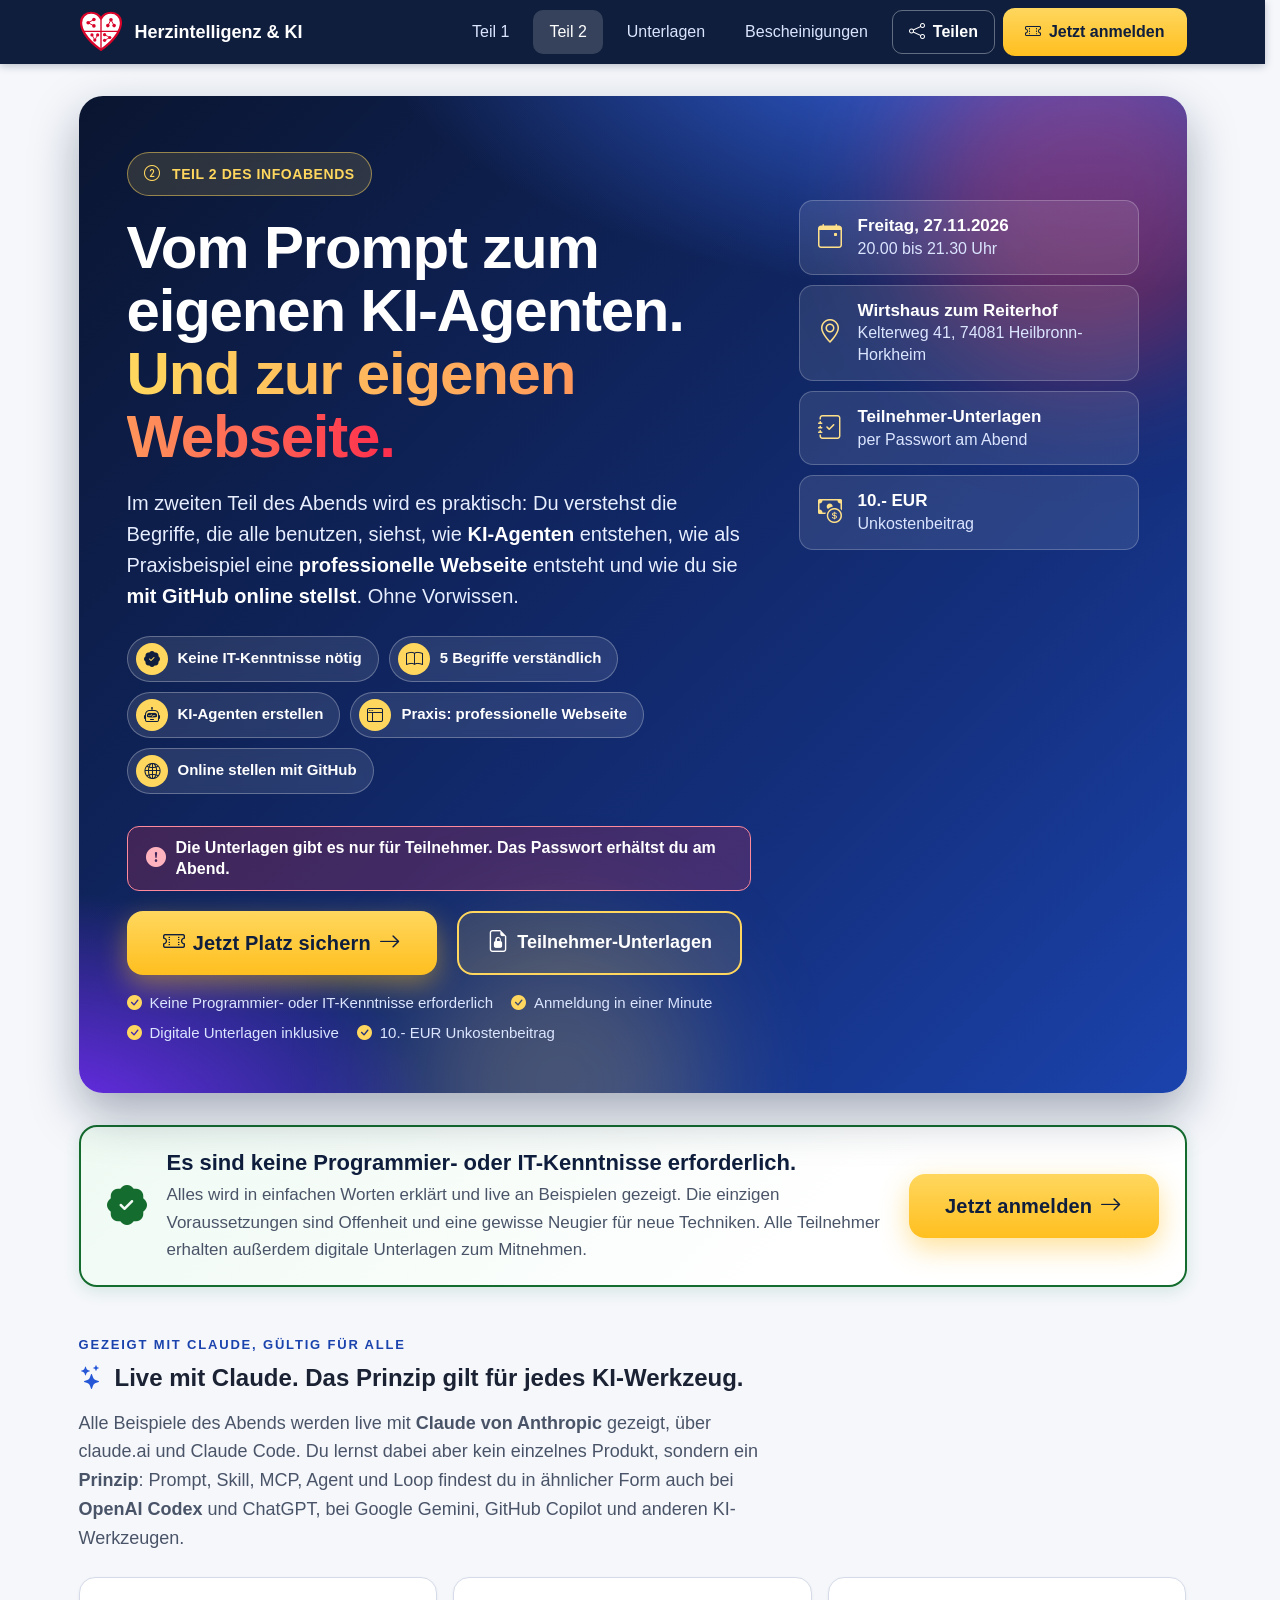
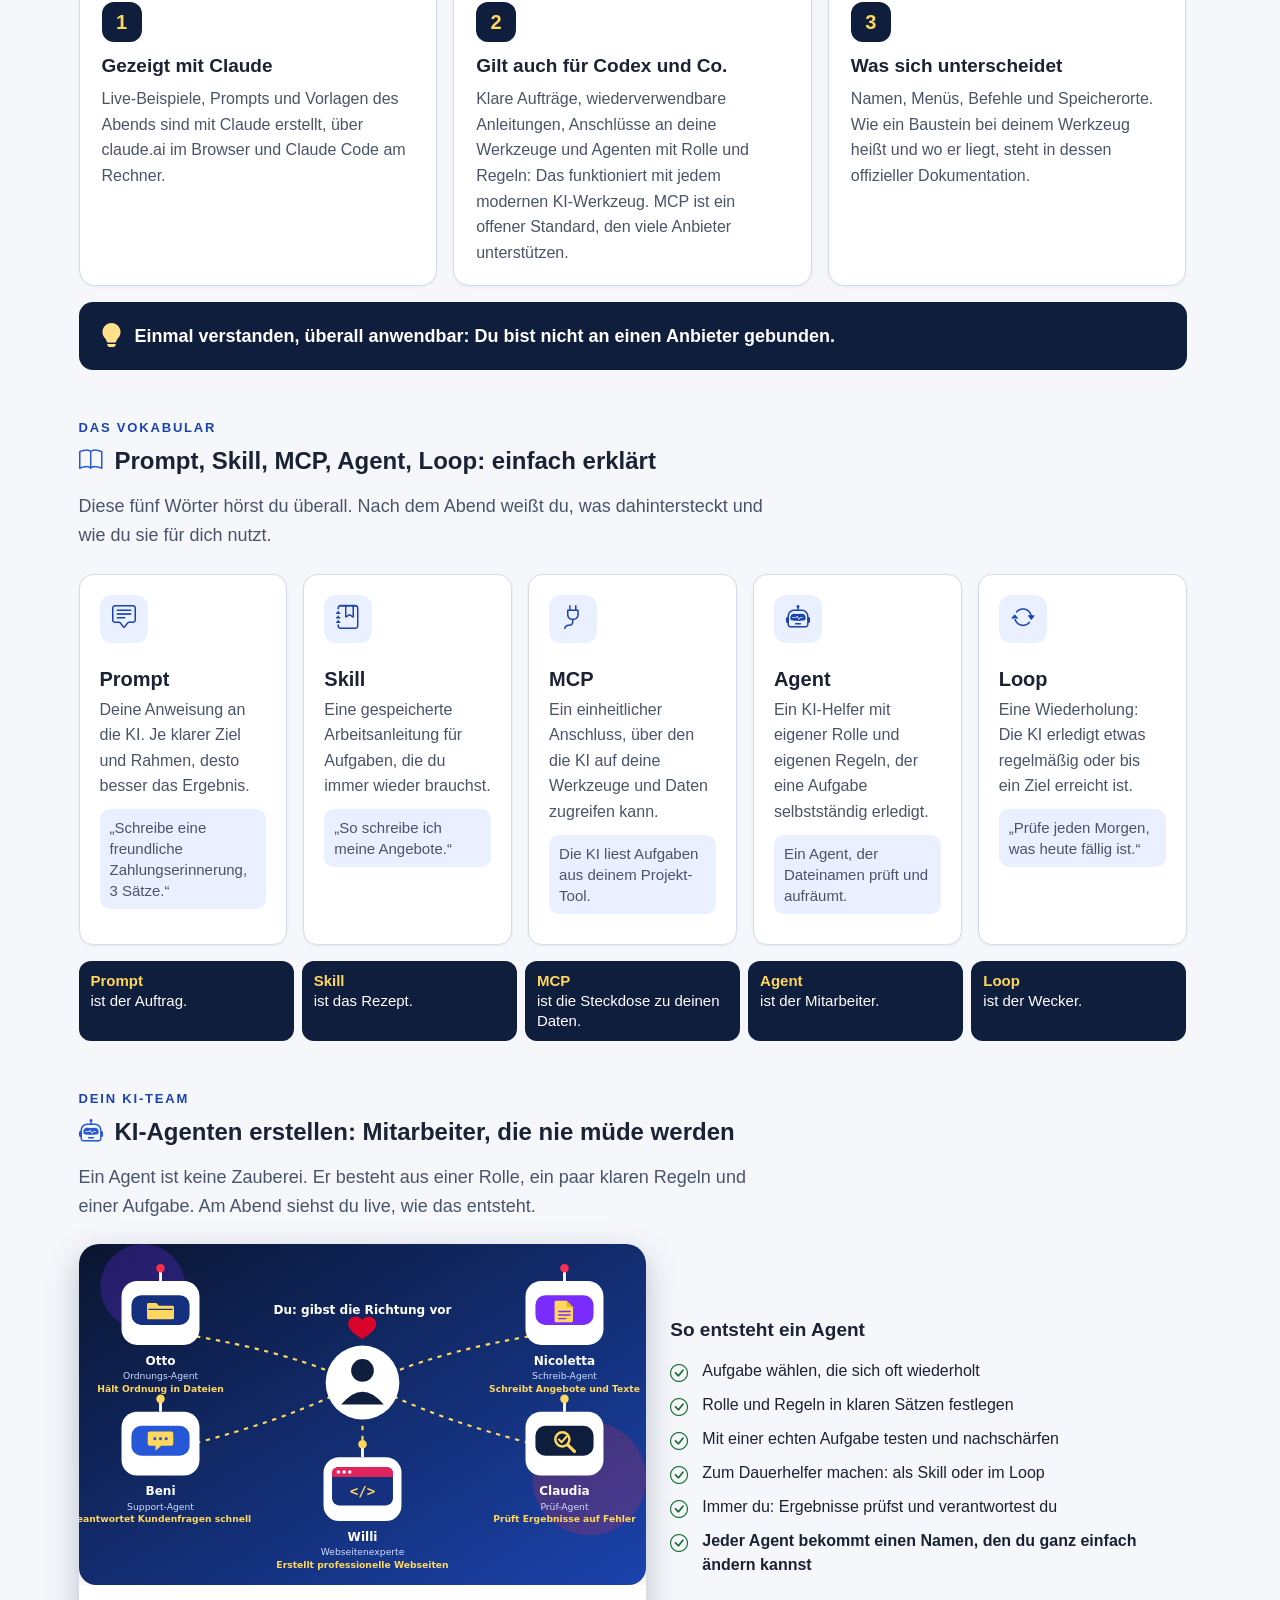
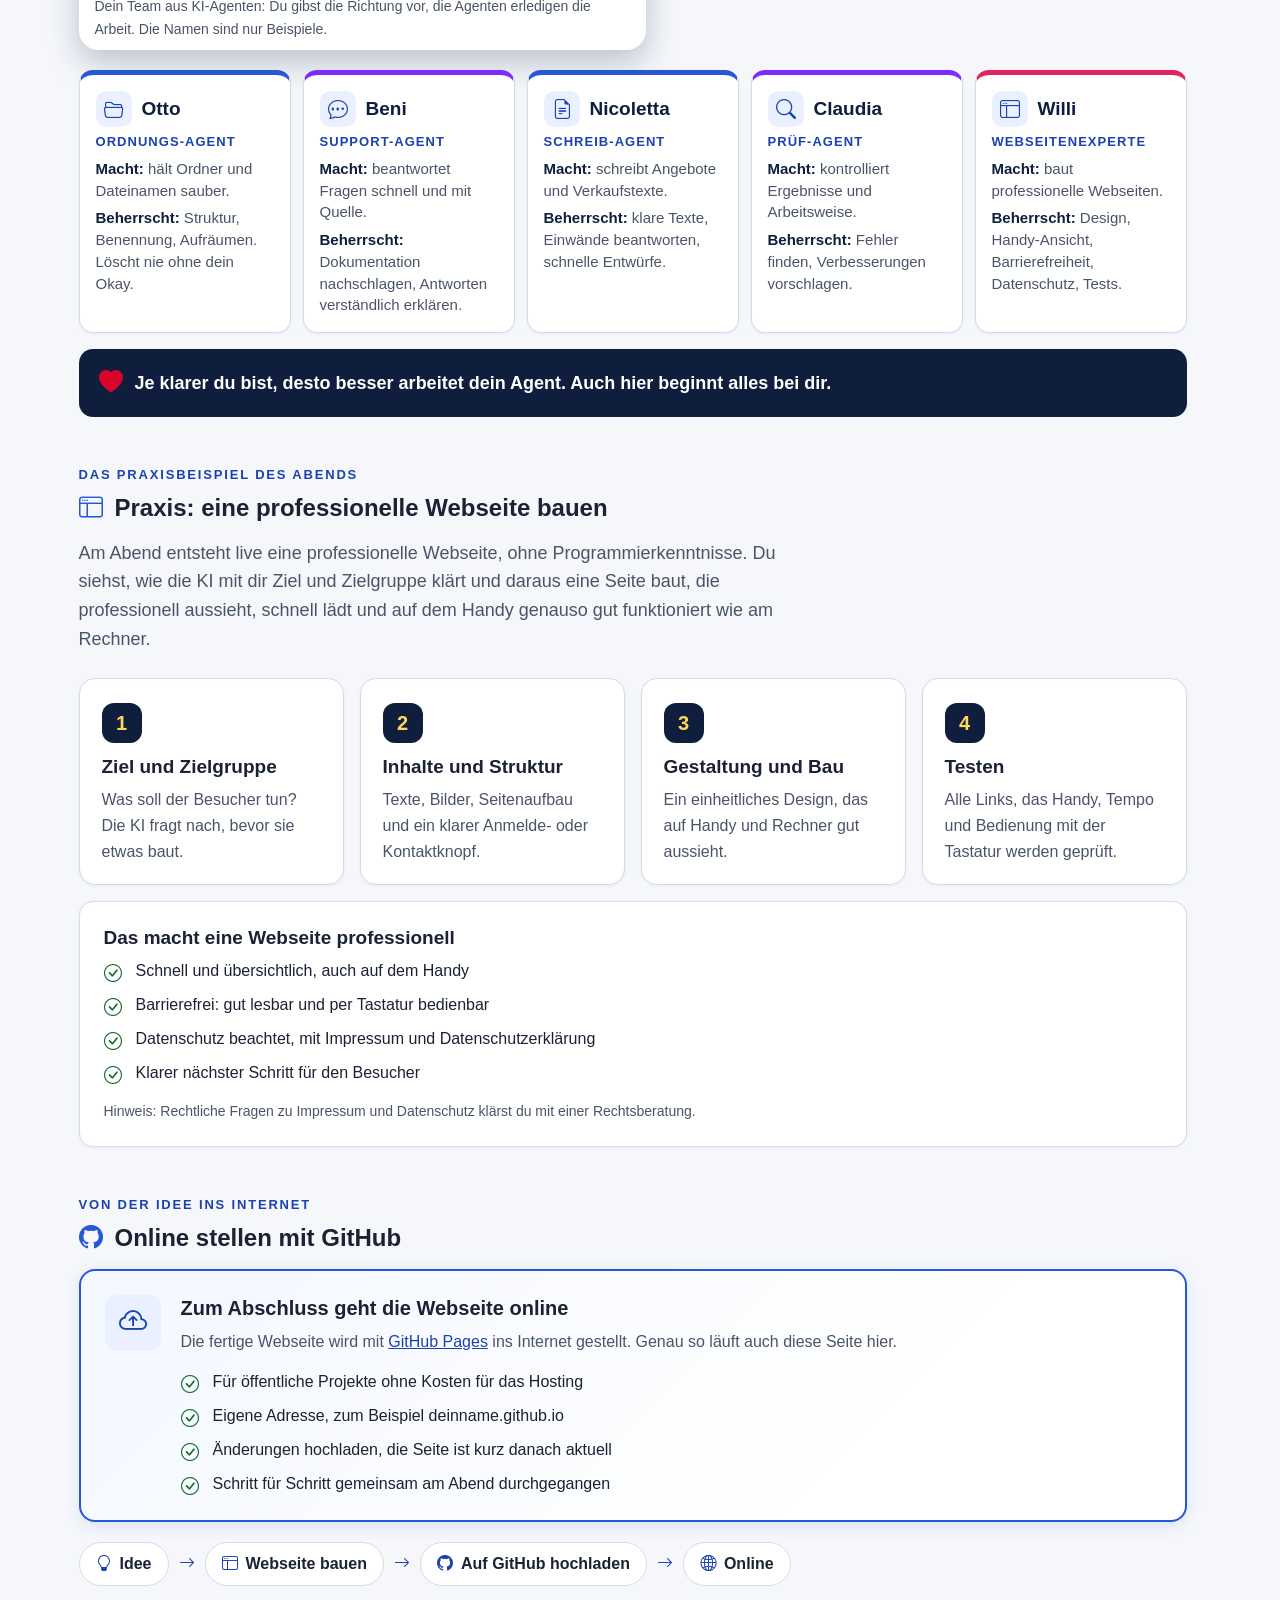
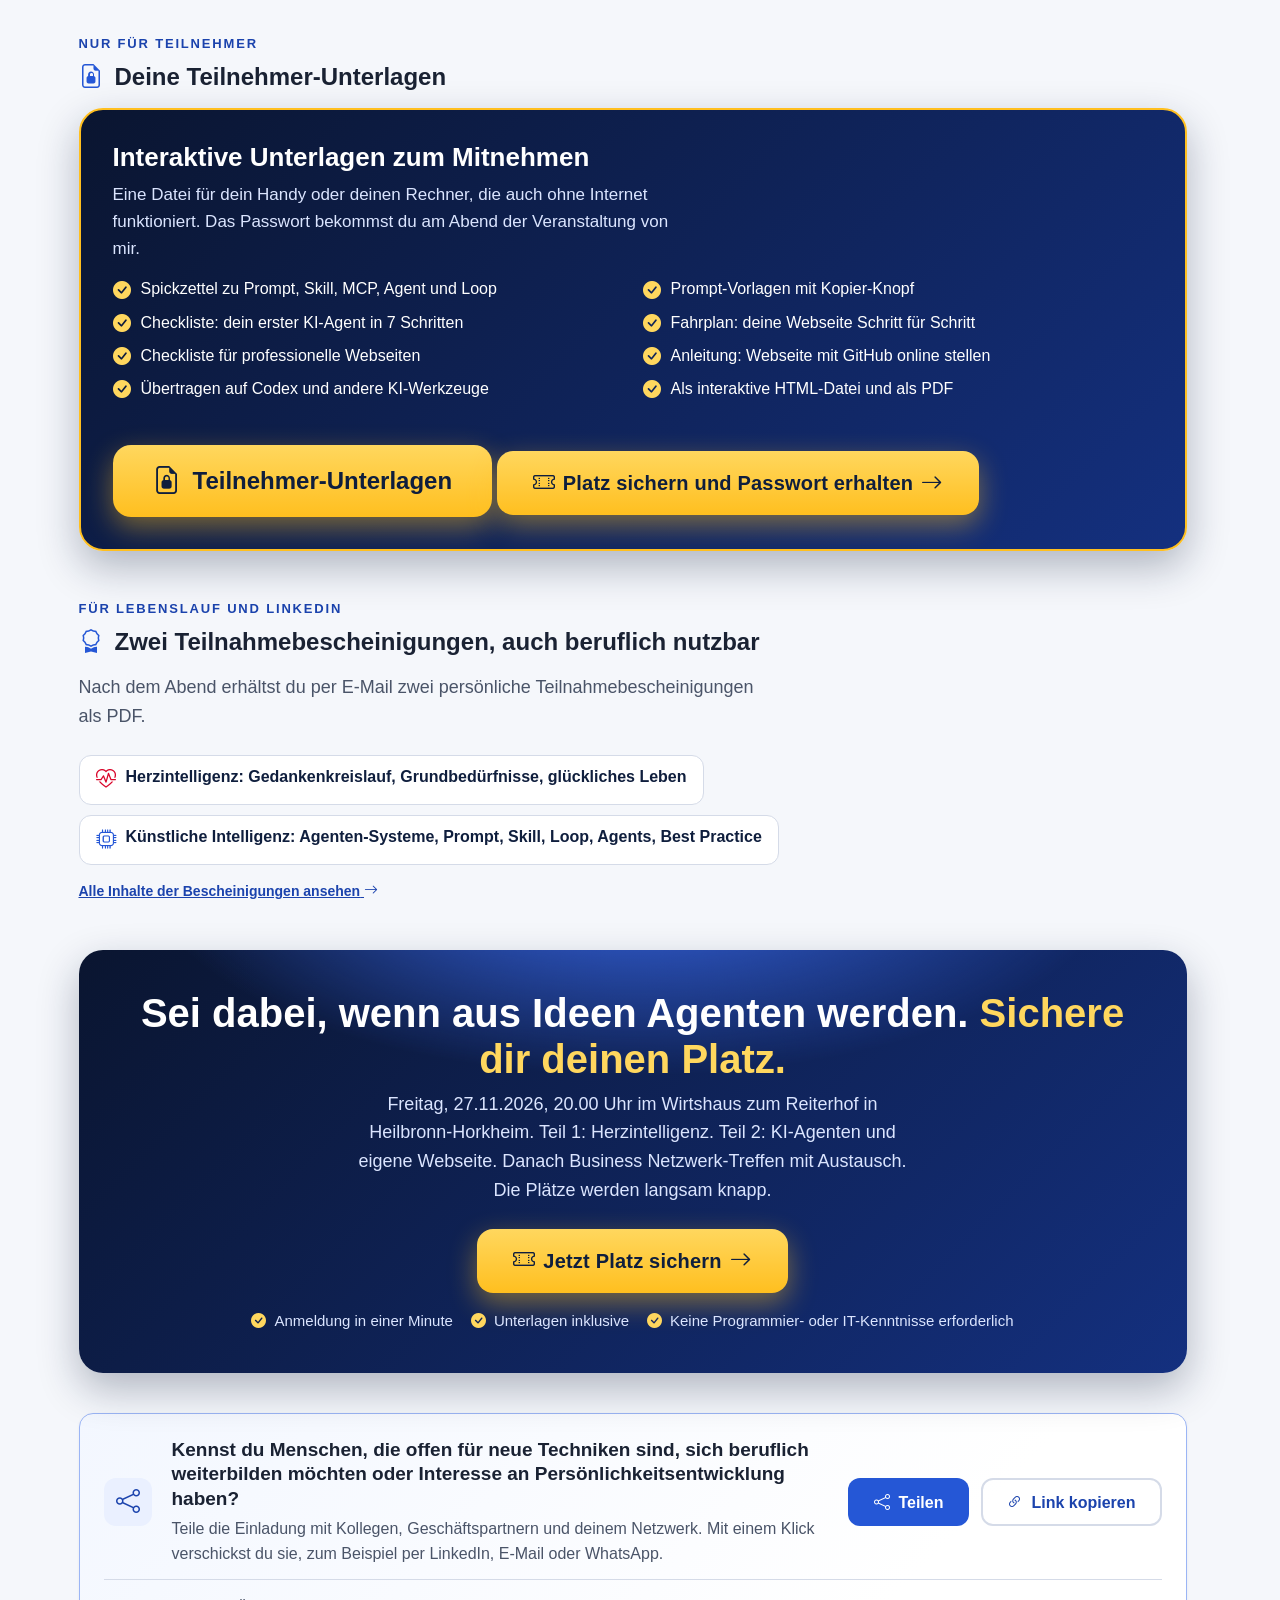
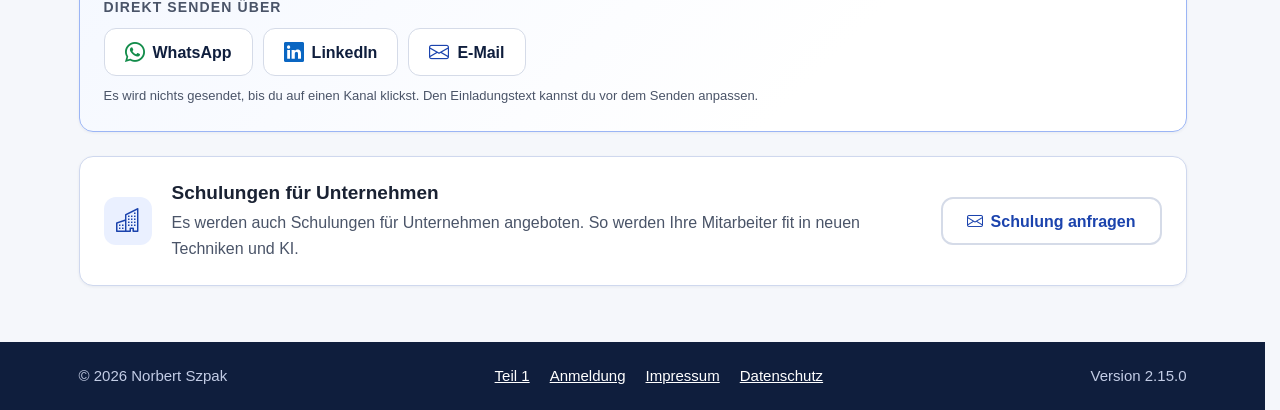
<file: info-veranstaltung-teil2.html>
<!DOCTYPE html>
<html lang="de">
<head>
<meta charset="utf-8">
<meta name="viewport" content="width=device-width, initial-scale=1">
<meta name="app-version" content="2.15.0">
<meta name="theme-color" content="#0f1e3d">
<meta name="description" content="Teil 2 des Infoabends am 27.11.2026: Prompt, Skill, MCP, Agent und Loop einfach erklärt, eigene KI-Agenten erstellen, als Praxisbeispiel eine professionelle Webseite bauen und mit GitHub online stellen. Gezeigt mit Claude, übertragbar auf Codex und andere KI-Werkzeuge.">
<title>Teil 2: KI-Agenten und eigene Webseite – Infoabend 27.11.2026</title>
<link rel="canonical" href="https://nosz.github.io/norbert-szpak/info-veranstaltung-teil2.html">
<link rel="icon" href="data:image/svg+xml,%3Csvg xmlns='http://www.w3.org/2000/svg' viewBox='0 0 16 16'%3E%3Cpath fill='%23d90429' d='M8 1.314C12.438-3.248 23.534 4.735 8 15-7.534 4.736 3.562-3.248 8 1.314z'/%3E%3C/svg%3E">

<meta property="og:type" content="website">
<meta property="og:locale" content="de_DE">
<meta property="og:site_name" content="Norbert Szpak">
<meta property="og:title" content="Vom Prompt zum eigenen KI-Agenten und zur eigenen Webseite">
<meta property="og:description" content="Teil 2 des Infoabends, Freitag 27.11.2026, Heilbronn-Horkheim: KI-Agenten erstellen, eine professionelle Webseite bauen und mit GitHub online stellen. Teilnehmer erhalten digitale Unterlagen.">
<meta property="og:url" content="https://nosz.github.io/norbert-szpak/info-veranstaltung-teil2.html">
<meta property="og:image" content="https://nosz.github.io/norbert-szpak/js_img_css/info-vorschau-teil2.jpg?v=4">
<meta property="og:image:type" content="image/jpeg">
<meta property="og:image:width" content="1200">
<meta property="og:image:height" content="630">
<meta property="og:image:alt" content="Teil 2 des Infoabends: Vom Prompt zum KI-Agenten und zur eigenen Webseite. Freitag, 27.11.2026, 20.00 Uhr, Heilbronn-Horkheim. Keine Programmier- oder IT-Kenntnisse erforderlich.">
<meta name="twitter:card" content="summary_large_image">
<meta name="twitter:title" content="Vom Prompt zum eigenen KI-Agenten und zur eigenen Webseite">
<meta name="twitter:description" content="Teil 2 des Infoabends, Freitag 27.11.2026: KI-Agenten erstellen, eine professionelle Webseite bauen und mit GitHub online stellen.">
<meta name="twitter:image" content="https://nosz.github.io/norbert-szpak/js_img_css/info-vorschau-teil2.jpg?v=4">

<link rel="stylesheet" href="js_img_css/bootstrap.min.css?v=2.15.0">
<link rel="stylesheet" href="js_img_css/bootstrap-icons.min.css?v=2.15.0">
<link rel="stylesheet" href="js_img_css/custom.css?v=2.15.0">
<link rel="stylesheet" href="js_img_css/info-veranstaltung.css?v=2.15.0">
<link rel="stylesheet" href="js_img_css/info-seite.css?v=2.15.0">
<link rel="stylesheet" href="js_img_css/inhalte.css?v=2.15.0">
</head>
<body>
<a class="kt-skip" href="#inhalt">Zum Inhalt springen</a>
<header class="kt-header">
  <div class="kt-wrap kt-bar">
    <a class="kt-brand" href="info-veranstaltung.html"><img class="kt-logo" src="js_img_css/logo-herz-teilen.svg" width="44" height="44" alt=""><span class="kt-brand-lang">Herzintelligenz &amp; KI</span><span class="kt-brand-kurz">Infoabend</span></a>
    <nav class="kt-nav" aria-label="Hauptnavigation">
      <details class="kt-menue">
        <summary aria-label="Menü öffnen"><i class="bi bi-list" aria-hidden="true"></i><span class="kt-menue-text">Menü</span></summary>
        <div class="kt-menue-liste" role="navigation" aria-label="Menü">
        <a href="info-veranstaltung.html">Teil 1: Herzintelligenz</a>
        <a href="info-veranstaltung-teil2.html" aria-current="page">Teil 2: KI-Agenten und Webseite</a>
        <a href="#unterlagen" data-unterlagen-oeffnen>Teilnehmer-Unterlagen</a>
        <a href="#zertifikate">Bescheinigungen</a>
        <a href="info-veranstaltung.html#anmeldung-bereich">Jetzt anmelden</a>
        </div>
      </details>
      <a href="info-veranstaltung.html">Teil 1</a>
      <a href="info-veranstaltung-teil2.html" aria-current="page">Teil 2</a>
      <a href="#unterlagen" data-unterlagen-oeffnen>Unterlagen</a>
      <a href="#zertifikate">Bescheinigungen</a>
      <button class="kt-nav-share" type="button" data-teilen aria-label="Seite teilen"><i class="bi bi-share" aria-hidden="true"></i><span>Teilen</span></button>
      <a class="kt-nav-cta" href="info-veranstaltung.html#anmeldung-bereich"><i class="bi bi-ticket-perforated" aria-hidden="true"></i><span>Jetzt anmelden</span></a>
    </nav>
  </div>
</header>

<main id="inhalt" class="kt-main">
<div class="kt-wrap">

  <section class="kt-hero" aria-labelledby="h-slogan">
    <div class="kt-hero-grid">
    <div class="kt-hero-main">
      <p class="kt-hero-badge"><i class="bi bi-2-circle" aria-hidden="true"></i><span>Teil 2 des Infoabends</span></p>
      <h1 id="h-slogan" class="kt-hero-slogan">Vom Prompt zum eigenen KI-Agenten. <em>Und zur eigenen Webseite.</em></h1>
      <p class="kt-hero-text">Im zweiten Teil des Abends wird es praktisch: Du verstehst die Begriffe, die alle benutzen, siehst, wie <strong>KI-Agenten</strong> entstehen, wie als Praxisbeispiel eine <strong>professionelle Webseite</strong> entsteht und wie du sie <strong>mit GitHub online stellst</strong>. Ohne Vorwissen.</p>
      <ul class="kt-zielgruppen" aria-label="Das erwartet dich">
        <li><i class="bi bi-patch-check-fill" aria-hidden="true"></i><span>Keine IT-Kenntnisse nötig</span></li>
        <li><i class="bi bi-book" aria-hidden="true"></i><span>5 Begriffe verständlich</span></li>
        <li><i class="bi bi-robot" aria-hidden="true"></i><span>KI-Agenten erstellen</span></li>
        <li><i class="bi bi-window-sidebar" aria-hidden="true"></i><span>Praxis: professionelle Webseite</span></li>
        <li><i class="bi bi-globe2" aria-hidden="true"></i><span>Online stellen mit GitHub</span></li>
      </ul>
      <p class="kt-knapp"><i class="bi bi-exclamation-circle-fill" aria-hidden="true"></i><span>Die Unterlagen gibt es nur für Teilnehmer. Das Passwort erhältst du am Abend.</span></p>
      <div class="kt-hero-cta">
        <a class="kt-btn kt-btn-anmelden" href="info-veranstaltung.html#anmeldung-bereich"><i class="bi bi-ticket-perforated" aria-hidden="true"></i><span>Jetzt Platz sichern</span><i class="bi bi-arrow-right kt-pfeil" aria-hidden="true"></i></a>
        <a class="kt-btn kt-btn-unterlagen" href="#unterlagen" data-unterlagen-oeffnen><i class="bi bi-file-earmark-lock2" aria-hidden="true"></i><span>Teilnehmer-Unterlagen</span></a>
        <ul class="kt-cta-mikro" aria-label="Kurz und einfach">
          <li><i class="bi bi-check-circle-fill" aria-hidden="true"></i><span>Keine Programmier- oder IT-Kenntnisse erforderlich</span></li>
          <li><i class="bi bi-check-circle-fill" aria-hidden="true"></i><span>Anmeldung in einer Minute</span></li>
          <li><i class="bi bi-check-circle-fill" aria-hidden="true"></i><span>Digitale Unterlagen inklusive</span></li>
          <li><i class="bi bi-check-circle-fill" aria-hidden="true"></i><span>10.- EUR Unkostenbeitrag</span></li>
        </ul>
      </div>
    </div>
    <p class="kt-countdown" data-countdown hidden><span class="kt-countdown-label" data-countdown-label>Noch</span><span class="kt-countdown-zahl" data-countdown-zahl></span><span class="kt-countdown-einheit" data-countdown-einheit>Tage</span></p>
    <ul class="kt-hero-facts" aria-label="Der Abend im Überblick">
      <li><i class="bi bi-calendar-event" aria-hidden="true"></i><span><strong>Freitag, 27.11.2026</strong>20.00 bis 21.30 Uhr</span></li>
      <li><i class="bi bi-geo-alt" aria-hidden="true"></i><span><strong>Wirtshaus zum Reiterhof</strong>Kelterweg 41, 74081 Heilbronn-Horkheim</span></li>
      <li><i class="bi bi-journal-check" aria-hidden="true"></i><span><strong>Teilnehmer-Unterlagen</strong>per Passwort am Abend</span></li>
      <li><i class="bi bi-cash-coin" aria-hidden="true"></i><span><strong>10.- EUR</strong>Unkostenbeitrag</span></li>
    </ul>
    </div>
  </section>

  <aside class="kt-ohne" aria-label="Voraussetzungen">
    <i class="bi bi-patch-check-fill" aria-hidden="true"></i>
    <div>
      <p class="kt-ohne-titel">Es sind keine Programmier- oder IT-Kenntnisse erforderlich.</p>
      <p class="kt-ohne-text">Alles wird in einfachen Worten erklärt und live an Beispielen gezeigt. Die einzigen Voraussetzungen sind Offenheit und eine gewisse Neugier für neue Techniken. Alle Teilnehmer erhalten außerdem digitale Unterlagen zum Mitnehmen.</p>
    </div>
    <a class="kt-btn kt-btn-anmelden" href="info-veranstaltung.html#anmeldung-bereich"><span>Jetzt anmelden</span><i class="bi bi-arrow-right" aria-hidden="true"></i></a>
  </aside>
  <section id="werkzeuge" aria-labelledby="h-werkzeuge">
    <p class="kt-eyebrow">Gezeigt mit Claude, gültig für alle</p>
    <h2 id="h-werkzeuge" class="kt-h2"><i class="bi bi-stars" aria-hidden="true"></i><span>Live mit Claude. Das Prinzip gilt für jedes KI-Werkzeug.</span></h2>
    <p class="kt-lead">Alle Beispiele des Abends werden live mit <strong>Claude von Anthropic</strong> gezeigt, über claude.ai und Claude Code. Du lernst dabei aber kein einzelnes Produkt, sondern ein <strong>Prinzip</strong>: Prompt, Skill, MCP, Agent und Loop findest du in ähnlicher Form auch bei <strong>OpenAI Codex</strong> und ChatGPT, bei Google Gemini, GitHub Copilot und anderen KI-Werkzeugen.</p>
    <div class="kt-tipps kt-ki-schritte">
      <article class="kt-tipp"><h3>Gezeigt mit Claude</h3><p>Live-Beispiele, Prompts und Vorlagen des Abends sind mit Claude erstellt, über claude.ai im Browser und Claude Code am Rechner.</p></article>
      <article class="kt-tipp"><h3>Gilt auch für Codex und Co.</h3><p>Klare Aufträge, wiederverwendbare Anleitungen, Anschlüsse an deine Werkzeuge und Agenten mit Rolle und Regeln: Das funktioniert mit jedem modernen KI-Werkzeug. MCP ist ein offener Standard, den viele Anbieter unterstützen.</p></article>
      <article class="kt-tipp"><h3>Was sich unterscheidet</h3><p>Namen, Menüs, Befehle und Speicherorte. Wie ein Baustein bei deinem Werkzeug heißt und wo er liegt, steht in dessen offizieller Dokumentation.</p></article>
    </div>
    <p class="kt-fazit"><i class="bi bi-lightbulb-fill" aria-hidden="true"></i><span>Einmal verstanden, überall anwendbar: Du bist nicht an einen Anbieter gebunden.</span></p>
  </section>

  <section id="begriffe" aria-labelledby="h-begriffe">
    <p class="kt-eyebrow">Das Vokabular</p>
    <h2 id="h-begriffe" class="kt-h2"><i class="bi bi-book" aria-hidden="true"></i><span>Prompt, Skill, MCP, Agent, Loop: einfach erklärt</span></h2>
    <p class="kt-lead">Diese fünf Wörter hörst du überall. Nach dem Abend weißt du, was dahintersteckt und wie du sie für dich nutzt.</p>
    <div class="kt-begriffe">
      <article class="kt-card"><span class="kt-icon"><i class="bi bi-chat-square-text" aria-hidden="true"></i></span><h3>Prompt</h3><p>Deine Anweisung an die KI. Je klarer Ziel und Rahmen, desto besser das Ergebnis.</p><p class="kt-bsp">„Schreibe eine freundliche Zahlungserinnerung, 3 Sätze.“</p></article>
      <article class="kt-card"><span class="kt-icon"><i class="bi bi-journal-bookmark" aria-hidden="true"></i></span><h3>Skill</h3><p>Eine gespeicherte Arbeitsanleitung für Aufgaben, die du immer wieder brauchst.</p><p class="kt-bsp">„So schreibe ich meine Angebote.“</p></article>
      <article class="kt-card"><span class="kt-icon"><i class="bi bi-plug" aria-hidden="true"></i></span><h3>MCP</h3><p>Ein einheitlicher Anschluss, über den die KI auf deine Werkzeuge und Daten zugreifen kann.</p><p class="kt-bsp">Die KI liest Aufgaben aus deinem Projekt-Tool.</p></article>
      <article class="kt-card"><span class="kt-icon"><i class="bi bi-robot" aria-hidden="true"></i></span><h3>Agent</h3><p>Ein KI-Helfer mit eigener Rolle und eigenen Regeln, der eine Aufgabe selbstständig erledigt.</p><p class="kt-bsp">Ein Agent, der Dateinamen prüft und aufräumt.</p></article>
      <article class="kt-card"><span class="kt-icon"><i class="bi bi-arrow-repeat" aria-hidden="true"></i></span><h3>Loop</h3><p>Eine Wiederholung: Die KI erledigt etwas regelmäßig oder bis ein Ziel erreicht ist.</p><p class="kt-bsp">„Prüfe jeden Morgen, was heute fällig ist.“</p></article>
    </div>
    <ul class="kt-merksatz" aria-label="Merksatz">
      <li><strong>Prompt</strong>ist der Auftrag.</li>
      <li><strong>Skill</strong>ist das Rezept.</li>
      <li><strong>MCP</strong>ist die Steckdose zu deinen Daten.</li>
      <li><strong>Agent</strong>ist der Mitarbeiter.</li>
      <li><strong>Loop</strong>ist der Wecker.</li>
    </ul>
  </section>

  <section id="agenten" aria-labelledby="h-agenten">
    <p class="kt-eyebrow">Dein KI-Team</p>
    <h2 id="h-agenten" class="kt-h2"><i class="bi bi-robot" aria-hidden="true"></i><span>KI-Agenten erstellen: Mitarbeiter, die nie müde werden</span></h2>
    <p class="kt-lead">Ein Agent ist keine Zauberei. Er besteht aus einer Rolle, ein paar klaren Regeln und einer Aufgabe. Am Abend siehst du live, wie das entsteht.</p>
    <div class="kt-agenten">
      <figure>
        <img src="js_img_css/ki-agenten.svg" width="800" height="480" loading="lazy" alt="Illustration: Fünf freundliche Roboter-Agenten (Otto, Beni, Nicoletta, Claudia und Willi, der Webseitenexperte) arbeiten für einen Menschen in der Mitte, der die Richtung vorgibt.">
        <figcaption>Dein Team aus KI-Agenten: Du gibst die Richtung vor, die Agenten erledigen die Arbeit. Die Namen sind nur Beispiele.</figcaption>
      </figure>
      <div>
        <h3 class="kt-card-title">So entsteht ein Agent</h3>
        <ul class="kt-haken">
          <li>Aufgabe wählen, die sich oft wiederholt</li>
          <li>Rolle und Regeln in klaren Sätzen festlegen</li>
          <li>Mit einer echten Aufgabe testen und nachschärfen</li>
          <li>Zum Dauerhelfer machen: als Skill oder im Loop</li>
          <li>Immer du: Ergebnisse prüfst und verantwortest du</li>
          <li><strong>Jeder Agent bekommt einen Namen, den du ganz einfach ändern kannst</strong></li>
        </ul>
      </div>
    </div>
    <ul class="kt-agenten-liste" aria-label="Was die Agenten machen und beherrschen">
      <li><strong><i class="bi bi-folder2-open" aria-hidden="true"></i>Otto</strong><span class="kt-ag-rolle">Ordnungs-Agent</span><span><b>Macht:</b> hält Ordner und Dateinamen sauber.</span><span><b>Beherrscht:</b> Struktur, Benennung, Aufräumen. Löscht nie ohne dein Okay.</span></li>
      <li><strong><i class="bi bi-chat-dots" aria-hidden="true"></i>Beni</strong><span class="kt-ag-rolle">Support-Agent</span><span><b>Macht:</b> beantwortet Fragen schnell und mit Quelle.</span><span><b>Beherrscht:</b> Dokumentation nachschlagen, Antworten verständlich erklären.</span></li>
      <li><strong><i class="bi bi-file-earmark-text" aria-hidden="true"></i>Nicoletta</strong><span class="kt-ag-rolle">Schreib-Agent</span><span><b>Macht:</b> schreibt Angebote und Verkaufstexte.</span><span><b>Beherrscht:</b> klare Texte, Einwände beantworten, schnelle Entwürfe.</span></li>
      <li><strong><i class="bi bi-search" aria-hidden="true"></i>Claudia</strong><span class="kt-ag-rolle">Prüf-Agent</span><span><b>Macht:</b> kontrolliert Ergebnisse und Arbeitsweise.</span><span><b>Beherrscht:</b> Fehler finden, Verbesserungen vorschlagen.</span></li>
      <li><strong><i class="bi bi-window-sidebar" aria-hidden="true"></i>Willi</strong><span class="kt-ag-rolle">Webseitenexperte</span><span><b>Macht:</b> baut professionelle Webseiten.</span><span><b>Beherrscht:</b> Design, Handy-Ansicht, Barrierefreiheit, Datenschutz, Tests.</span></li>
    </ul>    <p class="kt-fazit"><i class="bi bi-heart-fill" aria-hidden="true"></i><span>Je klarer du bist, desto besser arbeitet dein Agent. Auch hier beginnt alles bei dir.</span></p>
  </section>

  <section id="webseiten" aria-labelledby="h-webseiten">
    <p class="kt-eyebrow">Das Praxisbeispiel des Abends</p>
    <h2 id="h-webseiten" class="kt-h2"><i class="bi bi-window-sidebar" aria-hidden="true"></i><span>Praxis: eine professionelle Webseite bauen</span></h2>
    <p class="kt-lead">Am Abend entsteht live eine professionelle Webseite, ohne Programmierkenntnisse. Du siehst, wie die KI mit dir Ziel und Zielgruppe klärt und daraus eine Seite baut, die professionell aussieht, schnell lädt und auf dem Handy genauso gut funktioniert wie am Rechner.</p>
    <div class="kt-tipps kt-schritt-vier">
      <article class="kt-tipp"><h3>Ziel und Zielgruppe</h3><p>Was soll der Besucher tun? Die KI fragt nach, bevor sie etwas baut.</p></article>
      <article class="kt-tipp"><h3>Inhalte und Struktur</h3><p>Texte, Bilder, Seitenaufbau und ein klarer Anmelde- oder Kontaktknopf.</p></article>
      <article class="kt-tipp"><h3>Gestaltung und Bau</h3><p>Ein einheitliches Design, das auf Handy und Rechner gut aussieht.</p></article>
      <article class="kt-tipp"><h3>Testen</h3><p>Alle Links, das Handy, Tempo und Bedienung mit der Tastatur werden geprüft.</p></article>
    </div>
    <div class="kt-card" style="margin-top:16px">
      <h3 class="kt-card-title">Das macht eine Webseite professionell</h3>
      <ul class="kt-haken">
        <li>Schnell und übersichtlich, auch auf dem Handy</li>
        <li>Barrierefrei: gut lesbar und per Tastatur bedienbar</li>
        <li>Datenschutz beachtet, mit Impressum und Datenschutzerklärung</li>
        <li>Klarer nächster Schritt für den Besucher</li>
      </ul>
      <p class="kt-note">Hinweis: Rechtliche Fragen zu Impressum und Datenschutz klärst du mit einer Rechtsberatung.</p>
    </div>
  </section>
  <section id="online" aria-labelledby="h-online">
    <p class="kt-eyebrow">Von der Idee ins Internet</p>
    <h2 id="h-online" class="kt-h2"><i class="bi bi-github" aria-hidden="true"></i><span>Online stellen mit GitHub</span></h2>
    <div class="kt-netzwerk">
      <span class="kt-icon"><i class="bi bi-cloud-arrow-up" aria-hidden="true"></i></span>
      <h3>Zum Abschluss geht die Webseite online</h3>
      <p>Die fertige Webseite wird mit <a href="https://pages.github.com/" target="_blank" rel="noopener">GitHub Pages<span class="visually-hidden"> (neues Fenster)</span></a> ins Internet gestellt. Genau so läuft auch diese Seite hier.</p>
      <ul class="kt-haken">
        <li>Für öffentliche Projekte ohne Kosten für das Hosting</li>
        <li>Eigene Adresse, zum Beispiel deinname.github.io</li>
        <li>Änderungen hochladen, die Seite ist kurz danach aktuell</li>
        <li>Schritt für Schritt gemeinsam am Abend durchgegangen</li>
      </ul>
    </div>
    <ul class="kt-pfad" aria-label="Der Weg">
      <li><i class="bi bi-lightbulb" aria-hidden="true"></i>Idee</li><li class="kt-pfad-pfeil" aria-hidden="true"><i class="bi bi-arrow-right"></i></li>
      <li><i class="bi bi-window-sidebar" aria-hidden="true"></i>Webseite bauen</li><li class="kt-pfad-pfeil" aria-hidden="true"><i class="bi bi-arrow-right"></i></li>
      <li><i class="bi bi-github" aria-hidden="true"></i>Auf GitHub hochladen</li><li class="kt-pfad-pfeil" aria-hidden="true"><i class="bi bi-arrow-right"></i></li>
      <li><i class="bi bi-globe2" aria-hidden="true"></i>Online</li>
    </ul>
  </section>

  <section id="unterlagen" aria-labelledby="h-unterlagen">
    <p class="kt-eyebrow">Nur für Teilnehmer</p>
    <h2 id="h-unterlagen" class="kt-h2"><i class="bi bi-file-earmark-lock2" aria-hidden="true"></i><span>Deine Teilnehmer-Unterlagen</span></h2>
    <div class="kt-unterlagen-box">
      <h3>Interaktive Unterlagen zum Mitnehmen</h3>
      <p>Eine Datei für dein Handy oder deinen Rechner, die auch ohne Internet funktioniert. Das Passwort bekommst du am Abend der Veranstaltung von mir.</p>
      <ul class="kt-unterlagen-inhalt">
        <li><i class="bi bi-check-circle-fill" aria-hidden="true"></i><span>Spickzettel zu Prompt, Skill, MCP, Agent und Loop</span></li>
        <li><i class="bi bi-check-circle-fill" aria-hidden="true"></i><span>Prompt-Vorlagen mit Kopier-Knopf</span></li>
        <li><i class="bi bi-check-circle-fill" aria-hidden="true"></i><span>Checkliste: dein erster KI-Agent in 7 Schritten</span></li>
        <li><i class="bi bi-check-circle-fill" aria-hidden="true"></i><span>Fahrplan: deine Webseite Schritt für Schritt</span></li>
        <li><i class="bi bi-check-circle-fill" aria-hidden="true"></i><span>Checkliste für professionelle Webseiten</span></li>
        <li><i class="bi bi-check-circle-fill" aria-hidden="true"></i><span>Anleitung: Webseite mit GitHub online stellen</span></li>
        <li><i class="bi bi-check-circle-fill" aria-hidden="true"></i><span>Übertragen auf Codex und andere KI-Werkzeuge</span></li>
        <li><i class="bi bi-check-circle-fill" aria-hidden="true"></i><span>Als interaktive HTML-Datei und als PDF</span></li>
      </ul>
      <button class="kt-btn-unterlagen-gross" id="unterlagen-knopf" type="button" aria-expanded="false" aria-controls="pw-box"><i class="bi bi-file-earmark-lock2" aria-hidden="true"></i><span>Teilnehmer-Unterlagen</span></button>
      <div class="kt-pw" id="pw-box" hidden>
        <form id="pw-form" novalidate>
          <label for="pw">Passwort für die Unterlagen</label>
          <div class="kt-pw-zeile">
            <div class="kt-pw-feld">
              <input class="kt-input" id="pw" name="pw" type="password" autocomplete="off" autocapitalize="off" spellcheck="false" aria-describedby="pw-status">
              <button class="kt-pw-auge" id="pw-auge" type="button" aria-controls="pw" aria-pressed="false" aria-label="Passwort anzeigen" title="Passwort anzeigen"><i class="bi bi-eye" aria-hidden="true"></i></button>
            </div>
            <button class="kt-btn kt-btn-primary" id="pw-senden" type="submit"><i class="bi bi-unlock" aria-hidden="true"></i><span>Freischalten und laden</span></button>
          </div>
          <p class="kt-pw-hinweis"><i class="bi bi-info-circle-fill" aria-hidden="true"></i><span><strong>Das Passwort erhalten die Teilnehmer an diesem Event-Abend.</strong> Danach kannst du dir die Unterlagen hier herunterladen. Die Datei ist verschlüsselt und wird erst in deinem Browser geöffnet.</span></p>
          <p class="kt-pw-status" id="pw-status" role="status" aria-live="polite"></p>
          <div class="kt-pw-downloads" id="pw-downloads"></div>
        </form>
        <p class="kt-pw-anmelden"><i class="bi bi-ticket-perforated" aria-hidden="true"></i> Noch kein Passwort? <a href="info-veranstaltung.html#anmeldung-bereich">Melde dich jetzt an</a> und sei am 27.11.2026 dabei.</p>
      </div>
      <a class="kt-btn kt-btn-anmelden" href="info-veranstaltung.html#anmeldung-bereich"><i class="bi bi-ticket-perforated" aria-hidden="true"></i><span>Platz sichern und Passwort erhalten</span><i class="bi bi-arrow-right kt-pfeil" aria-hidden="true"></i></a>
    </div>
  </section>

  <section id="zertifikate" aria-labelledby="h-zertifikate">
    <p class="kt-eyebrow">Für Lebenslauf und LinkedIn</p>
    <h2 id="h-zertifikate" class="kt-h2"><i class="bi bi-award" aria-hidden="true"></i><span>Zwei Teilnahmebescheinigungen, auch beruflich nutzbar</span></h2>
    <p class="kt-lead">Nach dem Abend erhältst du per E-Mail zwei persönliche Teilnahmebescheinigungen als PDF.</p>
    <ul class="kt-zert-vorteile" aria-label="Die beiden Bescheinigungen">
      <li><i class="bi bi-heart-pulse" aria-hidden="true"></i><span><strong>Herzintelligenz:</strong> Gedankenkreislauf, Grundbedürfnisse, glückliches Leben</span></li>
      <li><i class="bi bi-cpu" aria-hidden="true"></i><span><strong>Künstliche Intelligenz:</strong> Agenten-Systeme, Prompt, Skill, Loop, Agents, Best Practice</span></li>
    </ul>
    <p class="kt-note"><a href="info-veranstaltung.html#zertifikate"><strong>Alle Inhalte der Bescheinigungen ansehen</strong> <i class="bi bi-arrow-right" aria-hidden="true"></i></a></p>
  </section>

  <section class="kt-cta-band" id="anmeldung-bereich" aria-labelledby="h-band">
    <h2 id="h-band">Sei dabei, wenn aus Ideen Agenten werden. <em>Sichere dir deinen Platz.</em></h2>
    <p>Freitag, 27.11.2026, 20.00 Uhr im Wirtshaus zum Reiterhof in Heilbronn-Horkheim. Teil 1: Herzintelligenz. Teil 2: KI-Agenten und eigene Webseite. Danach Business Netzwerk-Treffen mit Austausch. Die Plätze werden langsam knapp.</p>
    <a class="kt-btn kt-btn-anmelden" href="info-veranstaltung.html#anmeldung-bereich"><i class="bi bi-ticket-perforated" aria-hidden="true"></i><span>Jetzt Platz sichern</span><i class="bi bi-arrow-right kt-pfeil" aria-hidden="true"></i></a>
    <ul class="kt-cta-mikro" aria-label="Kurz und einfach">
      <li><i class="bi bi-check-circle-fill" aria-hidden="true"></i><span>Anmeldung in einer Minute</span></li>
      <li><i class="bi bi-check-circle-fill" aria-hidden="true"></i><span>Unterlagen inklusive</span></li>
      <li><i class="bi bi-check-circle-fill" aria-hidden="true"></i><span>Keine Programmier- oder IT-Kenntnisse erforderlich</span></li>
    </ul>
  </section>

  <section id="teilen" aria-labelledby="h-teilen">
    <div class="kt-card kt-teilen">
      <span class="kt-icon"><i class="bi bi-share" aria-hidden="true"></i></span>
      <div class="kt-teilen-text">
        <h2 id="h-teilen" class="kt-card-title">Kennst du Menschen, die offen für neue Techniken sind, sich beruflich weiterbilden möchten oder Interesse an Persönlichkeitsentwicklung haben?</h2>
        <p class="kt-card-text">Teile die Einladung mit Kollegen, Geschäftspartnern und deinem Netzwerk. Mit einem Klick verschickst du sie, zum Beispiel per LinkedIn, E-Mail oder WhatsApp.</p>
      </div>
      <div class="kt-teilen-knoepfe">
        <button class="kt-btn kt-btn-primary" id="teilen-knopf" type="button" data-teilen><i class="bi bi-share" aria-hidden="true"></i><span>Teilen</span></button>
        <button class="kt-btn kt-btn-ghost" id="kopieren-knopf" type="button"><i class="bi bi-link-45deg" aria-hidden="true"></i><span>Link kopieren</span></button>
      </div>
      <div class="kt-teilen-kanaele">
        <p class="kt-teilen-kanaele-titel">Direkt senden über</p>
        <a class="kt-kanal kt-kanal-wa" data-kanal="whatsapp" target="_blank" rel="noopener" aria-label="Per WhatsApp teilen (neues Fenster)"><i class="bi bi-whatsapp" aria-hidden="true"></i>WhatsApp</a>
        <a class="kt-kanal kt-kanal-li" data-kanal="linkedin" target="_blank" rel="noopener" aria-label="Auf LinkedIn teilen (neues Fenster)"><i class="bi bi-linkedin" aria-hidden="true"></i>LinkedIn</a>
        <a class="kt-kanal kt-kanal-mail" data-kanal="mail" aria-label="Per E-Mail teilen"><i class="bi bi-envelope" aria-hidden="true"></i>E-Mail</a>
        <p class="kt-teilen-hinweis">Es wird nichts gesendet, bis du auf einen Kanal klickst. Den Einladungstext kannst du vor dem Senden anpassen.</p>
      </div>
      <p class="kt-status" id="teilen-status" role="status" aria-live="polite"></p>
    </div>
  </section>

  <section id="schulungen" aria-labelledby="h-schulungen">
    <div class="kt-card kt-schulung">
      <span class="kt-icon"><i class="bi bi-buildings" aria-hidden="true"></i></span>
      <div class="kt-schulung-text">
        <h2 id="h-schulungen" class="kt-card-title">Schulungen für Unternehmen</h2>
        <p class="kt-card-text">Es werden auch Schulungen für Unternehmen angeboten. So werden Ihre Mitarbeiter fit in neuen Techniken und KI.</p>
      </div>
      <a class="kt-btn kt-btn-ghost" href="mailto:n.szpak@web.de?subject=Anfrage%20Schulung%20f%C3%BCr%20Unternehmen"><i class="bi bi-envelope" aria-hidden="true"></i><span>Schulung anfragen</span></a>
    </div>
  </section>
</div>
</main>

<footer class="kt-footer">
  <div class="kt-wrap">
    <span>&copy; 2026 Norbert Szpak</span>
    <span class="kt-footer-links"><a href="info-veranstaltung.html">Teil 1</a><a href="info-veranstaltung.html#anmeldung-bereich">Anmeldung</a><a href="impressum.html">Impressum</a><a href="datenschutz.html">Datenschutz</a></span>
    <span>Version <span data-app-version>2.15.0</span></span>
  </div>
</footer>
<div class="kt-sticky" id="sticky-anmelden">
  <p class="kt-sticky-text"><strong>Fr, 27.11.2026, 20.00 Uhr</strong>Plätze werden knapp</p>
  <a class="kt-btn kt-btn-anmelden" href="info-veranstaltung.html#anmeldung-bereich"><span>Jetzt anmelden</span><i class="bi bi-arrow-right" aria-hidden="true"></i></a>
</div>
<div class="kt-toast" id="teilen-toast" role="status" aria-live="polite"></div>
<script src="js_img_css/info-teilen.js?v=2.15.0"></script>
<script src="js_img_css/info-seite.js?v=2.15.0"></script>
<script src="js_img_css/inhalte.js?v=2.15.0"></script>
</body>
</html>
</file>
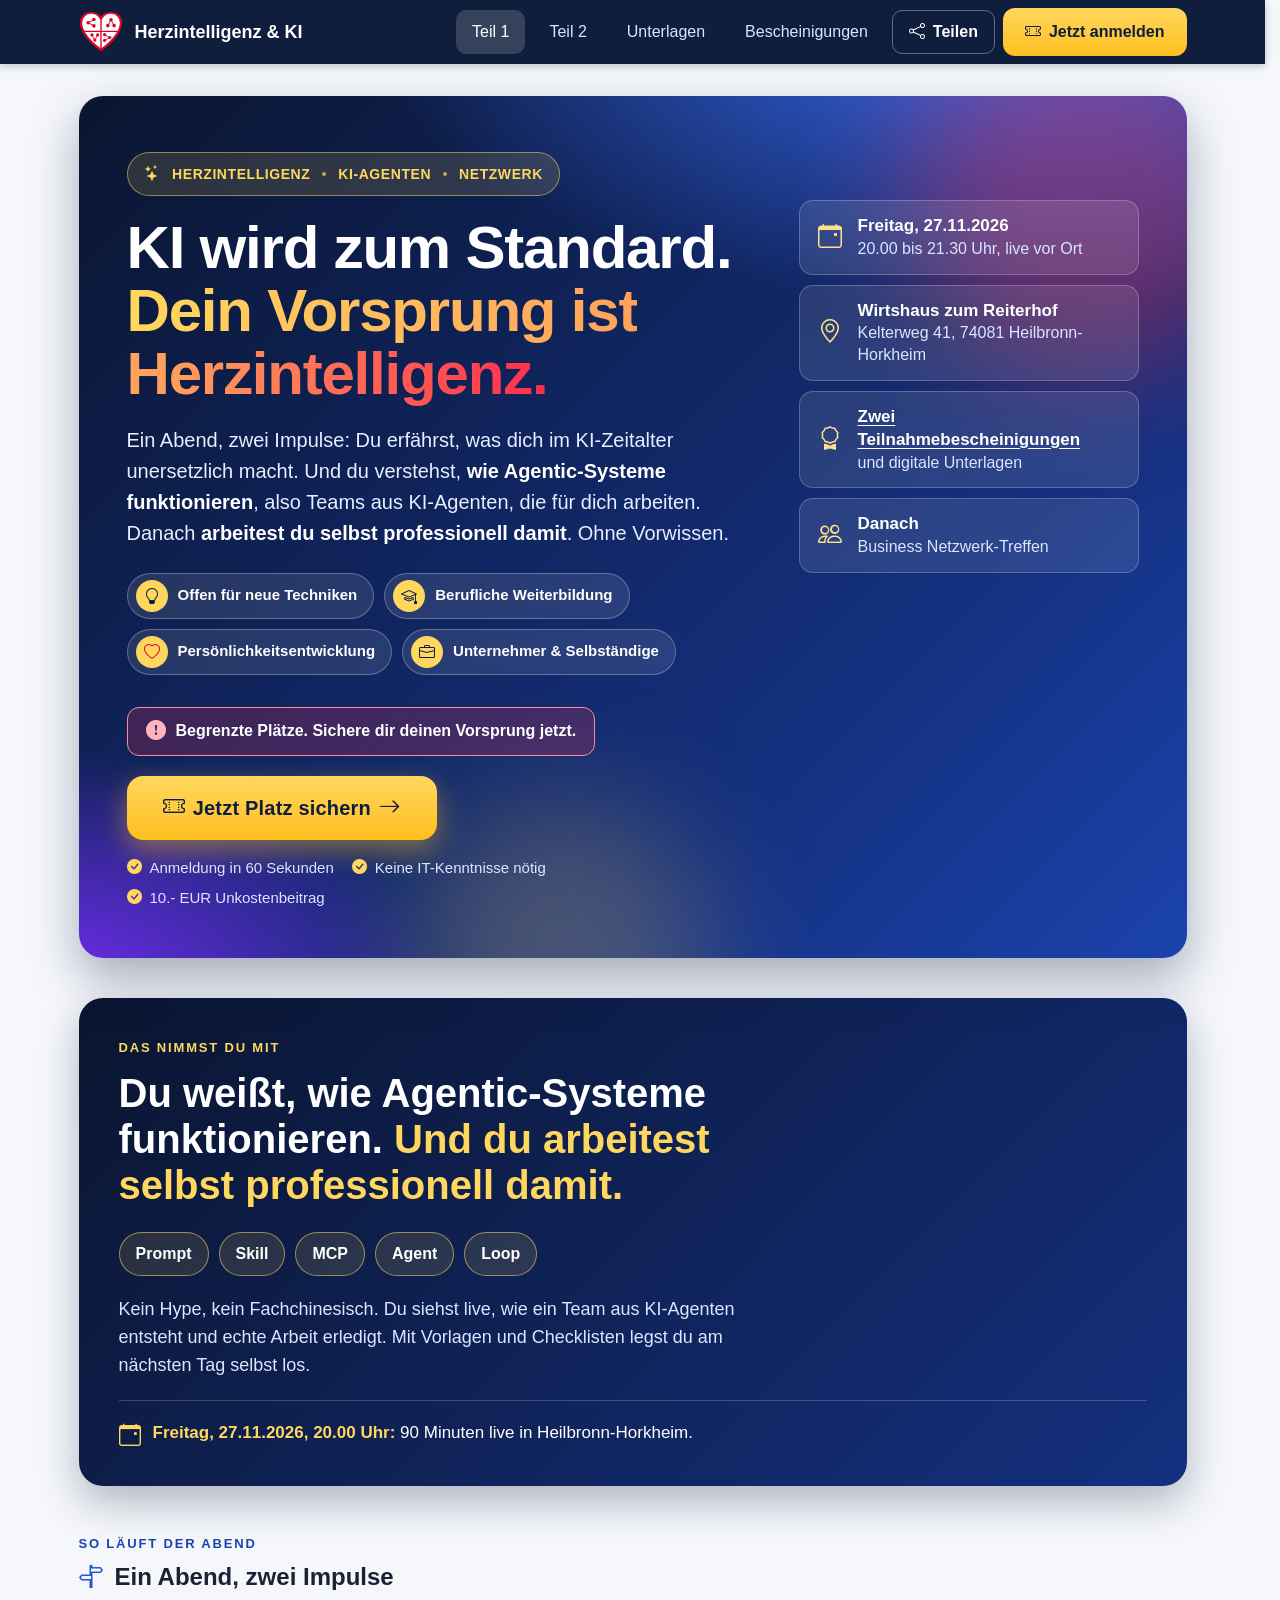
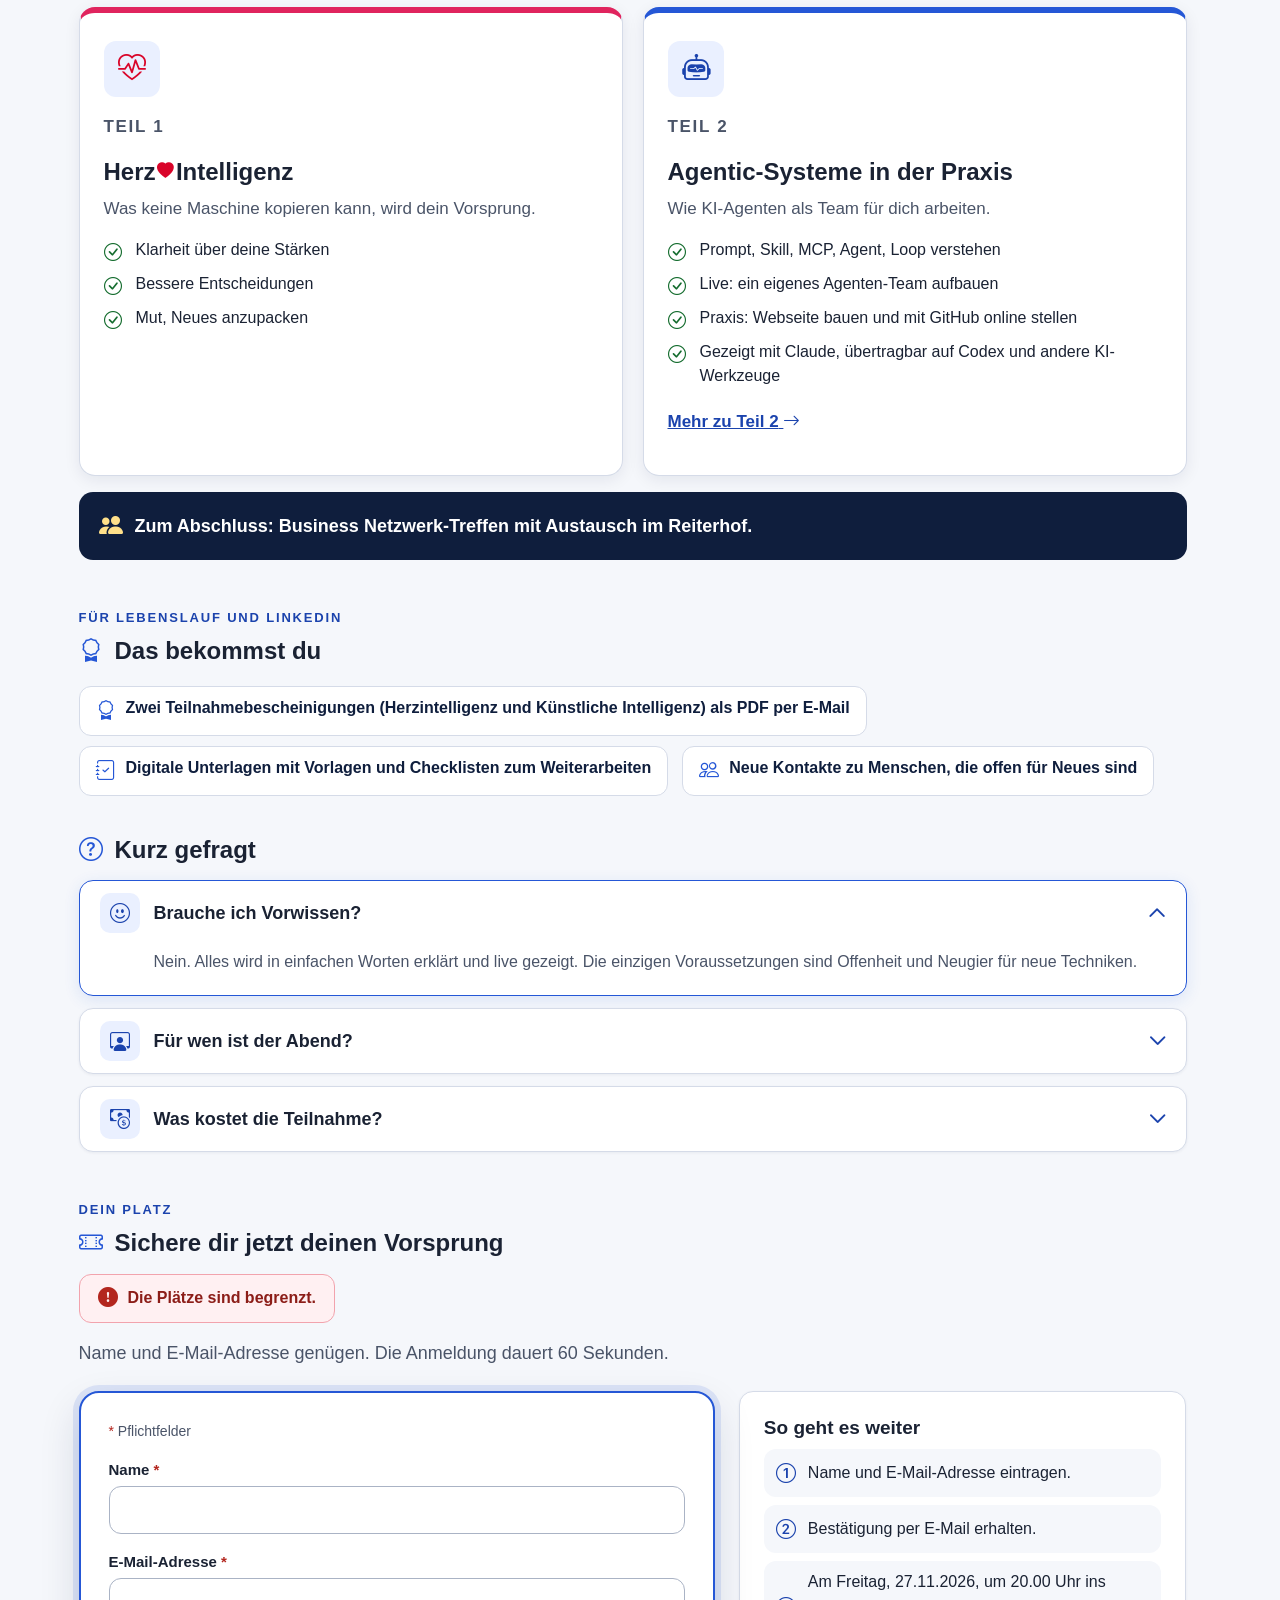
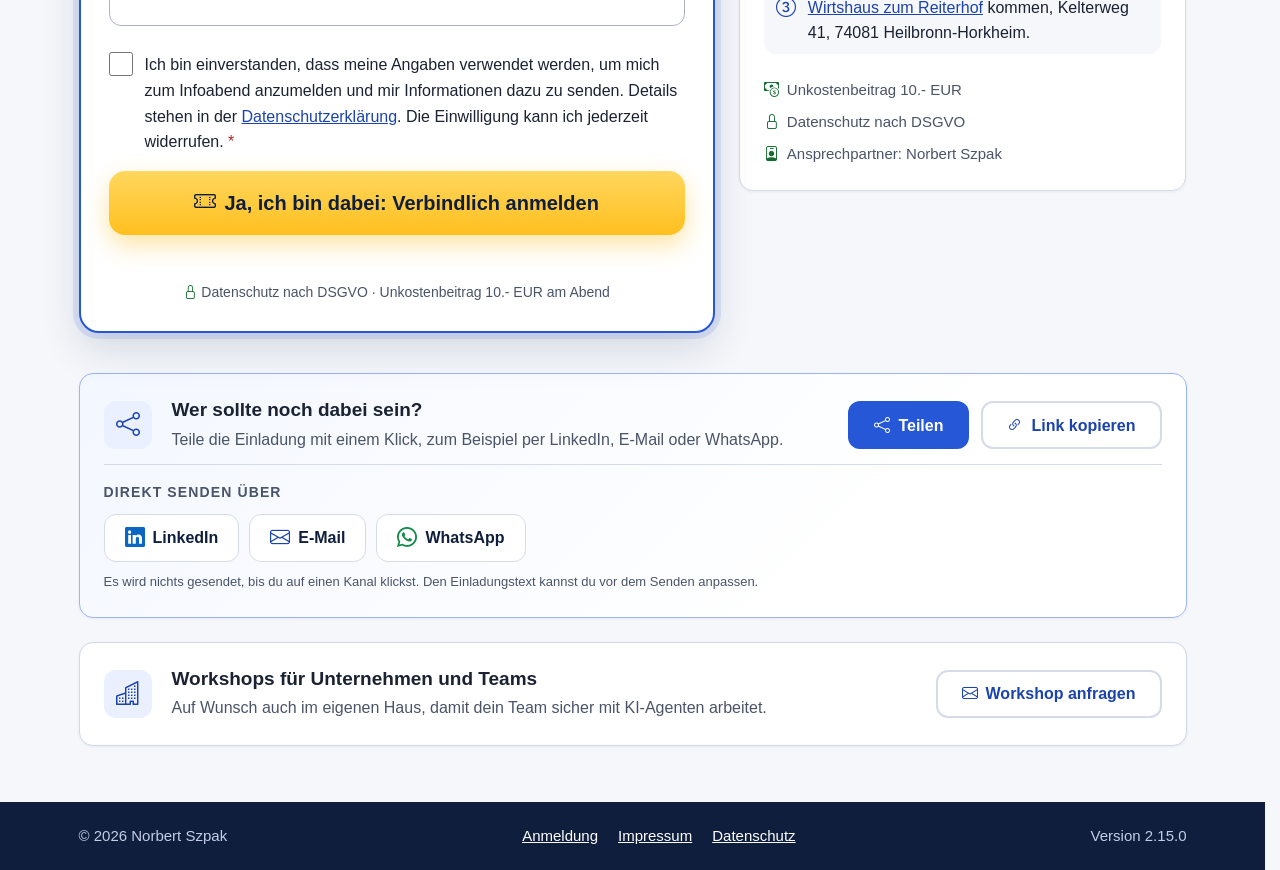
<file: info-veranstaltung.html>
<!DOCTYPE html>
<html lang="de">
<head>
<meta charset="utf-8">
<meta name="viewport" content="width=device-width, initial-scale=1">
<meta name="app-version" content="2.15.0">
<meta name="theme-color" content="#0f1e3d">
<meta name="description" content="Infoabend am 27.11.2026 in Heilbronn-Horkheim: Herzintelligenz und KI. Nach dem Abend weißt du, wie Agentic-Systeme funktionieren, und arbeitest selbst professionell damit. Ohne Vorwissen.">
<title>Herzintelligenz und KI – Infoabend 27.11.2026</title>
<link rel="canonical" href="https://nosz.github.io/norbert-szpak/info-veranstaltung.html">
<link rel="icon" href="data:image/svg+xml,%3Csvg xmlns='http://www.w3.org/2000/svg' viewBox='0 0 16 16'%3E%3Cpath fill='%23d90429' d='M8 1.314C12.438-3.248 23.534 4.735 8 15-7.534 4.736 3.562-3.248 8 1.314z'/%3E%3C/svg%3E">

<meta property="og:type" content="website">
<meta property="og:locale" content="de_DE">
<meta property="og:site_name" content="Norbert Szpak">
<meta property="og:title" content="KI wird zum Standard. Dein Vorsprung ist Herzintelligenz.">
<meta property="og:description" content="Ein Abend, zwei Impulse: Herzintelligenz und KI. Danach weißt du, wie Agentic-Systeme funktionieren, und arbeitest selbst professionell damit. Freitag, 27.11.2026, 20.00 Uhr, Heilbronn-Horkheim.">
<meta property="og:url" content="https://nosz.github.io/norbert-szpak/info-veranstaltung.html">
<meta property="og:image" content="https://nosz.github.io/norbert-szpak/js_img_css/info-vorschau-business.jpg?v=2.15.0">
<meta property="og:image:type" content="image/jpeg">
<meta property="og:image:width" content="1200">
<meta property="og:image:height" content="630">
<meta property="og:image:alt" content="Infoabend: KI wird zum Standard. Dein Vorsprung ist Herzintelligenz. Freitag, 27.11.2026, 20.00 Uhr, 90 Minuten live, Wirtshaus zum Reiterhof, Heilbronn-Horkheim.">
<meta name="twitter:card" content="summary_large_image">
<meta name="twitter:title" content="KI wird zum Standard. Dein Vorsprung ist Herzintelligenz.">
<meta name="twitter:description" content="Infoabend am 27.11.2026 in Heilbronn-Horkheim: Danach weißt du, wie Agentic-Systeme funktionieren, und arbeitest selbst professionell damit.">
<meta name="twitter:image" content="https://nosz.github.io/norbert-szpak/js_img_css/info-vorschau-business.jpg?v=2.15.0">

<link rel="stylesheet" href="js_img_css/bootstrap.min.css?v=2.15.0">
<link rel="stylesheet" href="js_img_css/bootstrap-icons.min.css?v=2.15.0">
<link rel="stylesheet" href="js_img_css/custom.css?v=2.15.0">
<link rel="stylesheet" href="js_img_css/info-veranstaltung.css?v=2.15.0">
<link rel="stylesheet" href="js_img_css/info-seite.css?v=2.15.0">
<style>
/* Version 2.15.0: kurze Fassung mit klarem Versprechen. Nur auf dieser Seite. */
.kt-statement { margin: 40px 0 0; padding: 40px 40px 32px; border-radius: 24px; background: linear-gradient(135deg, #0a1530 0%, #14307f 100%); color: #fff; box-shadow: 0 16px 40px rgba(15,30,61,.3); }
.kt-statement-label { margin: 0 0 12px; font-size: .8125rem; font-weight: 700; letter-spacing: .14em; text-transform: uppercase; color: var(--kt-gold); }
.kt-statement-zitat { margin: 0 0 24px; max-width: 30ch; font-size: clamp(1.625rem, 4.2vw, 2.5rem); font-weight: 800; line-height: 1.15; color: #fff; }
.kt-statement-zitat em { font-style: normal; color: var(--kt-gold); }
.kt-werte { display: flex; flex-wrap: wrap; gap: 10px; margin: 0 0 20px; padding: 0; list-style: none; }
.kt-werte li { padding: 8px 16px; border: 1px solid rgba(255,215,94,.55); border-radius: 999px; background: rgba(255,215,94,.12); color: #fff; font-weight: 700; }
.kt-statement-text { max-width: 62ch; margin: 0 0 20px; font-size: 1.125rem; line-height: 1.55; color: #dbe5ff; }
.kt-statement-termin { display: flex; align-items: flex-start; gap: 12px; margin: 0; padding-top: 18px; border-top: 1px solid rgba(255,255,255,.2); font-size: 1.0625rem; color: #fff; }
.kt-statement-termin .bi { flex: none; font-size: 1.375rem; color: var(--kt-gold); }
.kt-statement-termin strong { color: var(--kt-gold); }
.kt-programm-link { margin: 14px 0 0; }
@media (max-width: 575.98px) { .kt-statement { padding: 28px 18px 24px; border-radius: 18px; } .kt-statement-text { font-size: 1rem; } }
</style>
<script type="application/ld+json">
{
  "@context": "https://schema.org",
  "@type": "Event",
  "name": "Infoabend Herzintelligenz und KI",
  "description": "Ein Abend, zwei Impulse: Herzintelligenz und KI. Danach wissen die Teilnehmer, wie Agentic-Systeme funktionieren, und arbeiten selbst professionell damit. Ohne Vorwissen. 90 Minuten live, anschließend Business Netzwerk-Treffen.",
  "startDate": "2026-11-27T20:00:00+01:00",
  "endDate": "2026-11-27T21:30:00+01:00",
  "eventStatus": "https://schema.org/EventScheduled",
  "eventAttendanceMode": "https://schema.org/OfflineEventAttendanceMode",
  "inLanguage": "de",
  "image": "https://nosz.github.io/norbert-szpak/js_img_css/info-vorschau-business.jpg",
  "location": { "@type": "Place", "name": "Wirtshaus zum Reiterhof", "address": { "@type": "PostalAddress", "streetAddress": "Kelterweg 41", "postalCode": "74081", "addressLocality": "Heilbronn-Horkheim", "addressCountry": "DE" } },
  "organizer": { "@type": "Person", "name": "Norbert Szpak" },
  "offers": { "@type": "Offer", "price": "10", "priceCurrency": "EUR", "availability": "https://schema.org/InStock", "url": "https://nosz.github.io/norbert-szpak/info-veranstaltung.html#anmeldung-bereich" }
}
</script>
</head>
<body>
<a class="kt-skip" href="#inhalt">Zum Inhalt springen</a>
<header class="kt-header">
  <div class="kt-wrap kt-bar">
    <a class="kt-brand" href="info-veranstaltung.html"><img class="kt-logo" src="js_img_css/logo-herz-teilen.svg?v=2.15.0" width="44" height="44" alt=""><span class="kt-brand-lang">Herzintelligenz &amp; KI</span><span class="kt-brand-kurz">Infoabend</span></a>
    <nav class="kt-nav" aria-label="Hauptnavigation">
      <details class="kt-menue">
        <summary aria-label="Menü öffnen"><i class="bi bi-list" aria-hidden="true"></i><span class="kt-menue-text">Menü</span></summary>
        <div class="kt-menue-liste" role="navigation" aria-label="Menü">
        <a href="info-veranstaltung.html" aria-current="page">Teil 1: Herzintelligenz</a>
        <a href="info-veranstaltung-teil2.html">Teil 2: KI-Agenten und Webseite</a>
        <a href="info-veranstaltung-teil2.html#unterlagen">Teilnehmer-Unterlagen</a>
        <a href="#zertifikate">Bescheinigungen</a>
        <a href="#anmeldung-bereich">Jetzt anmelden</a>
        </div>
      </details>
      <a href="info-veranstaltung.html" aria-current="page">Teil 1</a>
      <a href="info-veranstaltung-teil2.html">Teil 2</a>
      <a href="info-veranstaltung-teil2.html#unterlagen">Unterlagen</a>
      <a href="#zertifikate">Bescheinigungen</a>
      <button class="kt-nav-share" type="button" data-teilen aria-label="Seite teilen"><i class="bi bi-share" aria-hidden="true"></i><span>Teilen</span></button>
      <a class="kt-nav-cta" href="#anmeldung-bereich"><i class="bi bi-ticket-perforated" aria-hidden="true"></i><span>Jetzt anmelden</span></a>
    </nav>
  </div>
</header>

<main id="inhalt" class="kt-main">
<div class="kt-wrap">

  <section class="kt-hero" aria-labelledby="h-slogan">
    <div class="kt-hero-grid">
    <div class="kt-hero-main">
    <p class="kt-hero-badge"><i class="bi bi-stars" aria-hidden="true"></i><span>Herzintelligenz</span><span class="kt-punkt" aria-hidden="true"></span><span>KI-Agenten</span><span class="kt-punkt" aria-hidden="true"></span><span>Netzwerk</span></p>
    <h1 id="h-slogan" class="kt-hero-slogan">KI wird zum Standard. <em>Dein Vorsprung ist Herzintelligenz.</em></h1>
    <p class="kt-hero-text">Ein Abend, zwei Impulse: Du erfährst, was dich im KI-Zeitalter unersetzlich macht. Und du verstehst, <strong>wie Agentic-Systeme funktionieren</strong>, also Teams aus KI-Agenten, die für dich arbeiten. Danach <strong>arbeitest du selbst professionell damit</strong>. Ohne Vorwissen.</p>
    <ul class="kt-zielgruppen" aria-label="Für wen der Abend gemacht ist">
      <li><i class="bi bi-lightbulb" aria-hidden="true"></i><span>Offen für neue Techniken</span></li>
      <li><i class="bi bi-mortarboard" aria-hidden="true"></i><span>Berufliche Weiterbildung</span></li>
      <li><i class="bi bi-heart" aria-hidden="true"></i><span>Persönlichkeitsentwicklung</span></li>
      <li><i class="bi bi-briefcase" aria-hidden="true"></i><span>Unternehmer &amp; Selbständige</span></li>
    </ul>
    <p class="kt-knapp"><i class="bi bi-exclamation-circle-fill" aria-hidden="true"></i><span>Begrenzte Plätze. Sichere dir deinen Vorsprung jetzt.</span></p>
    <div class="kt-hero-cta">
      <a class="kt-btn kt-btn-anmelden" href="#anmeldung-bereich"><i class="bi bi-ticket-perforated" aria-hidden="true"></i><span>Jetzt Platz sichern</span><i class="bi bi-arrow-right kt-pfeil" aria-hidden="true"></i></a>
      <ul class="kt-cta-mikro" aria-label="Kurz und einfach">
        <li><i class="bi bi-check-circle-fill" aria-hidden="true"></i><span>Anmeldung in 60 Sekunden</span></li>
        <li><i class="bi bi-check-circle-fill" aria-hidden="true"></i><span>Keine IT-Kenntnisse nötig</span></li>
        <li><i class="bi bi-check-circle-fill" aria-hidden="true"></i><span>10.- EUR Unkostenbeitrag</span></li>
      </ul>
    </div>
    </div>
    <p class="kt-countdown" data-countdown hidden><span class="kt-countdown-label" data-countdown-label>Noch</span><span class="kt-countdown-zahl" data-countdown-zahl></span><span class="kt-countdown-einheit" data-countdown-einheit>Tage</span></p>
    <ul class="kt-hero-facts" aria-label="Der Abend im Überblick">
      <li><i class="bi bi-calendar-event" aria-hidden="true"></i><span><strong>Freitag, 27.11.2026</strong>20.00 bis 21.30 Uhr, live vor Ort</span></li>
      <li><i class="bi bi-geo-alt" aria-hidden="true"></i><span><strong>Wirtshaus zum Reiterhof</strong>Kelterweg 41, 74081 Heilbronn-Horkheim</span></li>
      <li><i class="bi bi-award" aria-hidden="true"></i><span><strong><a href="#zertifikate">Zwei Teilnahmebescheinigungen</a></strong>und digitale Unterlagen</span></li>
      <li><i class="bi bi-people" aria-hidden="true"></i><span><strong>Danach</strong>Business Netzwerk-Treffen</span></li>
    </ul>
    </div>
  </section>

  <section id="versprechen" class="kt-statement" aria-labelledby="h-versprechen">
    <p class="kt-statement-label">Das nimmst du mit</p>
    <h2 id="h-versprechen" class="kt-statement-zitat">Du weißt, wie Agentic-Systeme funktionieren. <em>Und du arbeitest selbst professionell damit.</em></h2>
    <ul class="kt-werte" aria-label="Diese Begriffe verstehst du danach">
      <li>Prompt</li>
      <li>Skill</li>
      <li>MCP</li>
      <li>Agent</li>
      <li>Loop</li>
    </ul>
    <p class="kt-statement-text">Kein Hype, kein Fachchinesisch. Du siehst live, wie ein Team aus KI-Agenten entsteht und echte Arbeit erledigt. Mit Vorlagen und Checklisten legst du am nächsten Tag selbst los.</p>
    <p class="kt-statement-termin"><i class="bi bi-calendar-event" aria-hidden="true"></i><span><strong>Freitag, 27.11.2026, 20.00 Uhr:</strong> 90 Minuten live in Heilbronn-Horkheim.</span></p>
  </section>

  <section id="programm" aria-labelledby="h-programm">
    <p class="kt-eyebrow">So läuft der Abend</p>
    <h2 id="h-programm" class="kt-h2"><i class="bi bi-signpost-split" aria-hidden="true"></i><span>Ein Abend, zwei Impulse</span></h2>
    <div class="kt-wichtig kt-zert">
      <article class="kt-ziel">
        <span class="kt-icon"><i class="bi bi-heart-pulse" aria-hidden="true"></i></span>
        <p class="kt-ziel-fuer">Teil 1</p>
        <h3>Herz<i class="bi bi-heart-fill kt-herz" aria-hidden="true"></i><span class="visually-hidden"> </span>Intelligenz</h3>
        <p>Was keine Maschine kopieren kann, wird dein Vorsprung.</p>
        <ul class="kt-haken">
          <li>Klarheit über deine Stärken</li>
          <li>Bessere Entscheidungen</li>
          <li>Mut, Neues anzupacken</li>
        </ul>
      </article>
      <article class="kt-ziel">
        <span class="kt-icon"><i class="bi bi-robot" aria-hidden="true"></i></span>
        <p class="kt-ziel-fuer">Teil 2</p>
        <h3>Agentic-Systeme in der Praxis</h3>
        <p>Wie KI-Agenten als Team für dich arbeiten.</p>
        <ul class="kt-haken">
          <li>Prompt, Skill, MCP, Agent, Loop verstehen</li>
          <li>Live: ein eigenes Agenten-Team aufbauen</li>
          <li>Praxis: Webseite bauen und mit GitHub online stellen</li>
          <li>Gezeigt mit Claude, übertragbar auf Codex und andere KI-Werkzeuge</li>
        </ul>
        <p class="kt-programm-link"><a href="info-veranstaltung-teil2.html"><strong>Mehr zu Teil 2</strong> <i class="bi bi-arrow-right" aria-hidden="true"></i></a></p>
      </article>
    </div>
    <p class="kt-fazit"><i class="bi bi-people-fill" aria-hidden="true"></i><span>Zum Abschluss: Business Netzwerk-Treffen mit Austausch im Reiterhof.</span></p>
  </section>

  <section id="zertifikate" aria-labelledby="h-zertifikate">
    <p class="kt-eyebrow">Für Lebenslauf und LinkedIn</p>
    <h2 id="h-zertifikate" class="kt-h2"><i class="bi bi-award" aria-hidden="true"></i><span>Das bekommst du</span></h2>
    <ul class="kt-zert-vorteile" aria-label="Das bekommst du">
      <li><i class="bi bi-award" aria-hidden="true"></i><span><strong>Zwei Teilnahmebescheinigungen</strong> (Herzintelligenz und Künstliche Intelligenz) als PDF per E-Mail</span></li>
      <li><i class="bi bi-journal-check" aria-hidden="true"></i><span><strong>Digitale Unterlagen</strong> mit Vorlagen und Checklisten zum Weiterarbeiten</span></li>
      <li><i class="bi bi-people" aria-hidden="true"></i><span><strong>Neue Kontakte</strong> zu Menschen, die offen für Neues sind</span></li>
    </ul>
  </section>

  <section id="fragen" aria-labelledby="h-fragen">
    <h2 id="h-fragen" class="kt-h2"><i class="bi bi-question-circle" aria-hidden="true"></i><span>Kurz gefragt</span></h2>
    <div class="kt-akkordeon">
      <details name="faq" open>
        <summary><i class="bi bi-emoji-smile" aria-hidden="true"></i><span>Brauche ich Vorwissen?</span></summary>
        <div class="kt-akk-body"><p>Nein. Alles wird in einfachen Worten erklärt und live gezeigt. Die einzigen Voraussetzungen sind Offenheit und Neugier für neue Techniken.</p></div>
      </details>
      <details name="faq">
        <summary><i class="bi bi-person-workspace" aria-hidden="true"></i><span>Für wen ist der Abend?</span></summary>
        <div class="kt-akk-body"><p>Für alle, die offen für neue Techniken sind, sich beruflich weiterbilden wollen oder Interesse an Persönlichkeitsentwicklung haben. Ebenso für Unternehmer, Selbständige und Geschäftsleute.</p></div>
      </details>
      <details name="faq">
        <summary><i class="bi bi-cash-coin" aria-hidden="true"></i><span>Was kostet die Teilnahme?</span></summary>
        <div class="kt-akk-body"><p>10.- EUR Unkostenbeitrag für den Raum, bitte bar zum Abend mitbringen. Kollegen und Geschäftspartner sind willkommen, bitte jeweils einzeln anmelden.</p></div>
      </details>
    </div>
  </section>

  <section id="anmeldung-bereich" aria-labelledby="h-formular">
    <p class="kt-eyebrow">Dein Platz</p>
    <h2 id="h-formular" class="kt-h2"><i class="bi bi-ticket-perforated" aria-hidden="true"></i><span>Sichere dir jetzt deinen Vorsprung</span></h2>
    <p class="kt-knapp kt-knapp-hell"><i class="bi bi-exclamation-circle-fill" aria-hidden="true"></i><span>Die Plätze sind begrenzt.</span></p>
    <p class="kt-lead">Name und E-Mail-Adresse genügen. Die Anmeldung dauert 60 Sekunden.</p>
    <div class="row g-4">
      <div class="col-12 col-lg-7">
        <form id="anmeldung" class="kt-card" novalidate>
          <p class="kt-note mt-0 mb-3"><span class="kt-pflicht" aria-hidden="true">*</span> Pflichtfelder</p>
          <div class="kt-form-stack">
            <div>
              <label class="kt-label" for="name">Name <span class="kt-pflicht" aria-hidden="true">*</span></label>
              <input class="kt-input" id="name" name="name" type="text" autocomplete="name" maxlength="120" required aria-describedby="err-name">
              <p class="kt-err" id="err-name" aria-live="polite"></p>
            </div>
            <div>
              <label class="kt-label" for="email">E-Mail-Adresse <span class="kt-pflicht" aria-hidden="true">*</span></label>
              <input class="kt-input" id="email" name="email" type="email" autocomplete="email" maxlength="120" required aria-describedby="err-email">
              <p class="kt-err" id="err-email" aria-live="polite"></p>
            </div>
            <div class="kt-honig" aria-hidden="true">
              <label for="website_check">Website</label>
              <input id="website_check" name="website_check" type="text" tabindex="-1" autocomplete="off">
            </div>
            <div>
              <div class="kt-check">
                <input type="checkbox" id="einwilligung" name="einwilligung" required aria-describedby="err-einwilligung">
                <label for="einwilligung">Ich bin einverstanden, dass meine Angaben verwendet werden, um mich zum Infoabend anzumelden und mir Informationen dazu zu senden. Details stehen in der <a href="datenschutz.html" target="_blank" rel="noopener">Datenschutzerklärung</a>. Die Einwilligung kann ich jederzeit widerrufen. <span class="kt-pflicht" aria-hidden="true">*</span></label>
              </div>
              <p class="kt-err" id="err-einwilligung" aria-live="polite"></p>
            </div>
            <div>
              <button class="kt-btn kt-btn-primary" id="senden" type="submit"><i class="bi bi-ticket-perforated" aria-hidden="true"></i><span>Ja, ich bin dabei: Verbindlich anmelden</span></button>
              <p class="kt-status" id="status" role="status" aria-live="polite"></p>
              <p class="kt-form-mikro"><i class="bi bi-lock" aria-hidden="true"></i> Datenschutz nach DSGVO · Unkostenbeitrag 10.- EUR am Abend</p>
            </div>
          </div>
        </form>
        <div id="erfolg" class="kt-card kt-erfolg" hidden tabindex="-1" role="status">
          <span class="kt-erfolg-icon"><i class="bi bi-check-lg" aria-hidden="true"></i></span>
          <h3 class="kt-erfolg-titel">Vielen Dank<span id="erfolg-name"></span>!</h3>
          <p class="kt-erfolg-text">Deine Anmeldung ist bei mir angekommen. Ich freue mich auf dich am Freitag, 27.11.2026, im Wirtshaus zum Reiterhof, Kelterweg 41, 74081 Heilbronn-Horkheim. Anschließend folgt das Business Netzwerk-Treffen mit Austausch.</p>
          <p class="kt-erfolg-text"><i class="bi bi-envelope-check" aria-hidden="true"></i> <strong>Eine Bestätigung kommt per E-Mail. Bitte schau auch im Spam-Ordner nach</strong>, falls sie nicht in deinem Posteingang liegt.</p>
          <div class="kt-ortlinks kt-ortlinks-mitte"><a class="kt-ortlink" href="https://www.wirtshaus-zum-reiterhof.de/" target="_blank" rel="noopener" aria-label="Webseite des Wirtshaus zum Reiterhof öffnen (neues Fenster)"><i class="bi bi-globe2" aria-hidden="true"></i>Webseite öffnen</a><a class="kt-ortlink" href="https://www.google.com/maps/search/?api=1&amp;query=Wirtshaus+zum+Reiterhof%2C+Kelterweg+41%2C+74081+Heilbronn-Horkheim" target="_blank" rel="noopener" aria-label="Wirtshaus zum Reiterhof in Google Maps öffnen (neues Fenster)"><i class="bi bi-map" aria-hidden="true"></i>In Google Maps öffnen</a></div>
          <p class="kt-note">Bitte bringe den Unkostenbeitrag von 10.- EUR mit. Bei Fragen erreichst du mich direkt unter <a href="mailto:n.szpak@web.de">n.szpak@web.de</a>.</p>
          <p class="kt-erfolg-text"><i class="bi bi-calendar-check" aria-hidden="true"></i> Damit du den Abend nicht verpasst, trage dir den Termin bitte gleich selbst in deinen Kalender ein: Freitag, 27.11.2026, 20.00 bis 21.30 Uhr. <a href="infoabend-2026-11-27.ics">Kalenderdatei laden</a></p>
          <p id="erfolg-test" class="kt-note kt-ph" hidden>Testmodus (nur lokal): Es wurde nichts gesendet.</p>
        </div>
      </div>
      <div class="col-12 col-lg-5">
        <div class="kt-card">
          <h3 class="kt-card-title">So geht es weiter</h3>
          <ul class="kt-list">
            <li><i class="bi bi-1-circle" aria-hidden="true"></i><span>Name und E-Mail-Adresse eintragen.</span></li>
            <li><i class="bi bi-2-circle" aria-hidden="true"></i><span>Bestätigung per E-Mail erhalten.</span></li>
            <li><i class="bi bi-3-circle" aria-hidden="true"></i><span>Am Freitag, 27.11.2026, um 20.00 Uhr ins <a href="https://www.wirtshaus-zum-reiterhof.de/" target="_blank" rel="noopener">Wirtshaus zum Reiterhof</a> kommen, Kelterweg 41, 74081 Heilbronn-Horkheim.</span></li>
          </ul>
          <ul class="kt-trust">
            <li><i class="bi bi-cash-coin" aria-hidden="true"></i><span>Unkostenbeitrag 10.- EUR</span></li>
            <li><i class="bi bi-lock" aria-hidden="true"></i><span>Datenschutz nach DSGVO</span></li>
            <li><i class="bi bi-person-badge" aria-hidden="true"></i><span>Ansprechpartner: Norbert Szpak</span></li>
          </ul>
        </div>
      </div>
    </div>
  </section>

  <section id="teilen" aria-labelledby="h-teilen">
    <div class="kt-card kt-teilen">
      <span class="kt-icon"><i class="bi bi-share" aria-hidden="true"></i></span>
      <div class="kt-teilen-text">
        <h2 id="h-teilen" class="kt-card-title">Wer sollte noch dabei sein?</h2>
        <p class="kt-card-text">Teile die Einladung mit einem Klick, zum Beispiel per LinkedIn, E-Mail oder WhatsApp.</p>
      </div>
      <div class="kt-teilen-knoepfe">
        <button class="kt-btn kt-btn-primary" id="teilen-knopf" type="button" data-teilen><i class="bi bi-share" aria-hidden="true"></i><span>Teilen</span></button>
        <button class="kt-btn kt-btn-ghost" id="kopieren-knopf" type="button"><i class="bi bi-link-45deg" aria-hidden="true"></i><span>Link kopieren</span></button>
      </div>
      <div class="kt-teilen-kanaele">
        <p class="kt-teilen-kanaele-titel">Direkt senden über</p>
        <a class="kt-kanal kt-kanal-li" data-kanal="linkedin" target="_blank" rel="noopener" aria-label="Auf LinkedIn teilen (neues Fenster)"><i class="bi bi-linkedin" aria-hidden="true"></i>LinkedIn</a>
        <a class="kt-kanal kt-kanal-mail" data-kanal="mail" aria-label="Per E-Mail teilen"><i class="bi bi-envelope" aria-hidden="true"></i>E-Mail</a>
        <a class="kt-kanal kt-kanal-wa" data-kanal="whatsapp" target="_blank" rel="noopener" aria-label="Per WhatsApp teilen (neues Fenster)"><i class="bi bi-whatsapp" aria-hidden="true"></i>WhatsApp</a>
        <p class="kt-teilen-hinweis">Es wird nichts gesendet, bis du auf einen Kanal klickst. Den Einladungstext kannst du vor dem Senden anpassen.</p>
      </div>
      <p class="kt-status" id="teilen-status" role="status" aria-live="polite"></p>
    </div>
  </section>

  <section id="schulungen" aria-labelledby="h-schulungen">
    <div class="kt-card kt-schulung">
      <span class="kt-icon"><i class="bi bi-buildings" aria-hidden="true"></i></span>
      <div class="kt-schulung-text">
        <h2 id="h-schulungen" class="kt-card-title">Workshops für Unternehmen und Teams</h2>
        <p class="kt-card-text">Auf Wunsch auch im eigenen Haus, damit dein Team sicher mit KI-Agenten arbeitet.</p>
      </div>
      <a class="kt-btn kt-btn-ghost" href="mailto:n.szpak@web.de?subject=Anfrage%20Workshop%20f%C3%BCr%20Unternehmen"><i class="bi bi-envelope" aria-hidden="true"></i><span>Workshop anfragen</span></a>
    </div>
  </section>
</div>
</main>

<footer class="kt-footer">
  <div class="kt-wrap">
    <span>&copy; 2026 Norbert Szpak</span>
    <span class="kt-footer-links"><a href="#anmeldung-bereich">Anmeldung</a><a href="impressum.html">Impressum</a><a href="datenschutz.html">Datenschutz</a></span>
    <span>Version <span data-app-version>2.15.0</span></span>
  </div>
</footer>
<div class="kt-sticky" id="sticky-anmelden">
  <p class="kt-sticky-text"><strong>Fr, 27.11.2026, 20.00 Uhr</strong>Begrenzte Plätze</p>
  <a class="kt-btn kt-btn-anmelden" href="#anmeldung-bereich"><span>Jetzt anmelden</span><i class="bi bi-arrow-right" aria-hidden="true"></i></a>
</div>
<div class="kt-toast" id="teilen-toast" role="status" aria-live="polite"></div>
<script src="js_img_css/info-anmeldung.js?v=2.15.0"></script>
<script src="js_img_css/info-teilen.js?v=2.15.0"></script>
<script src="js_img_css/info-seite.js?v=2.15.0"></script>
</body>
</html>
</file>
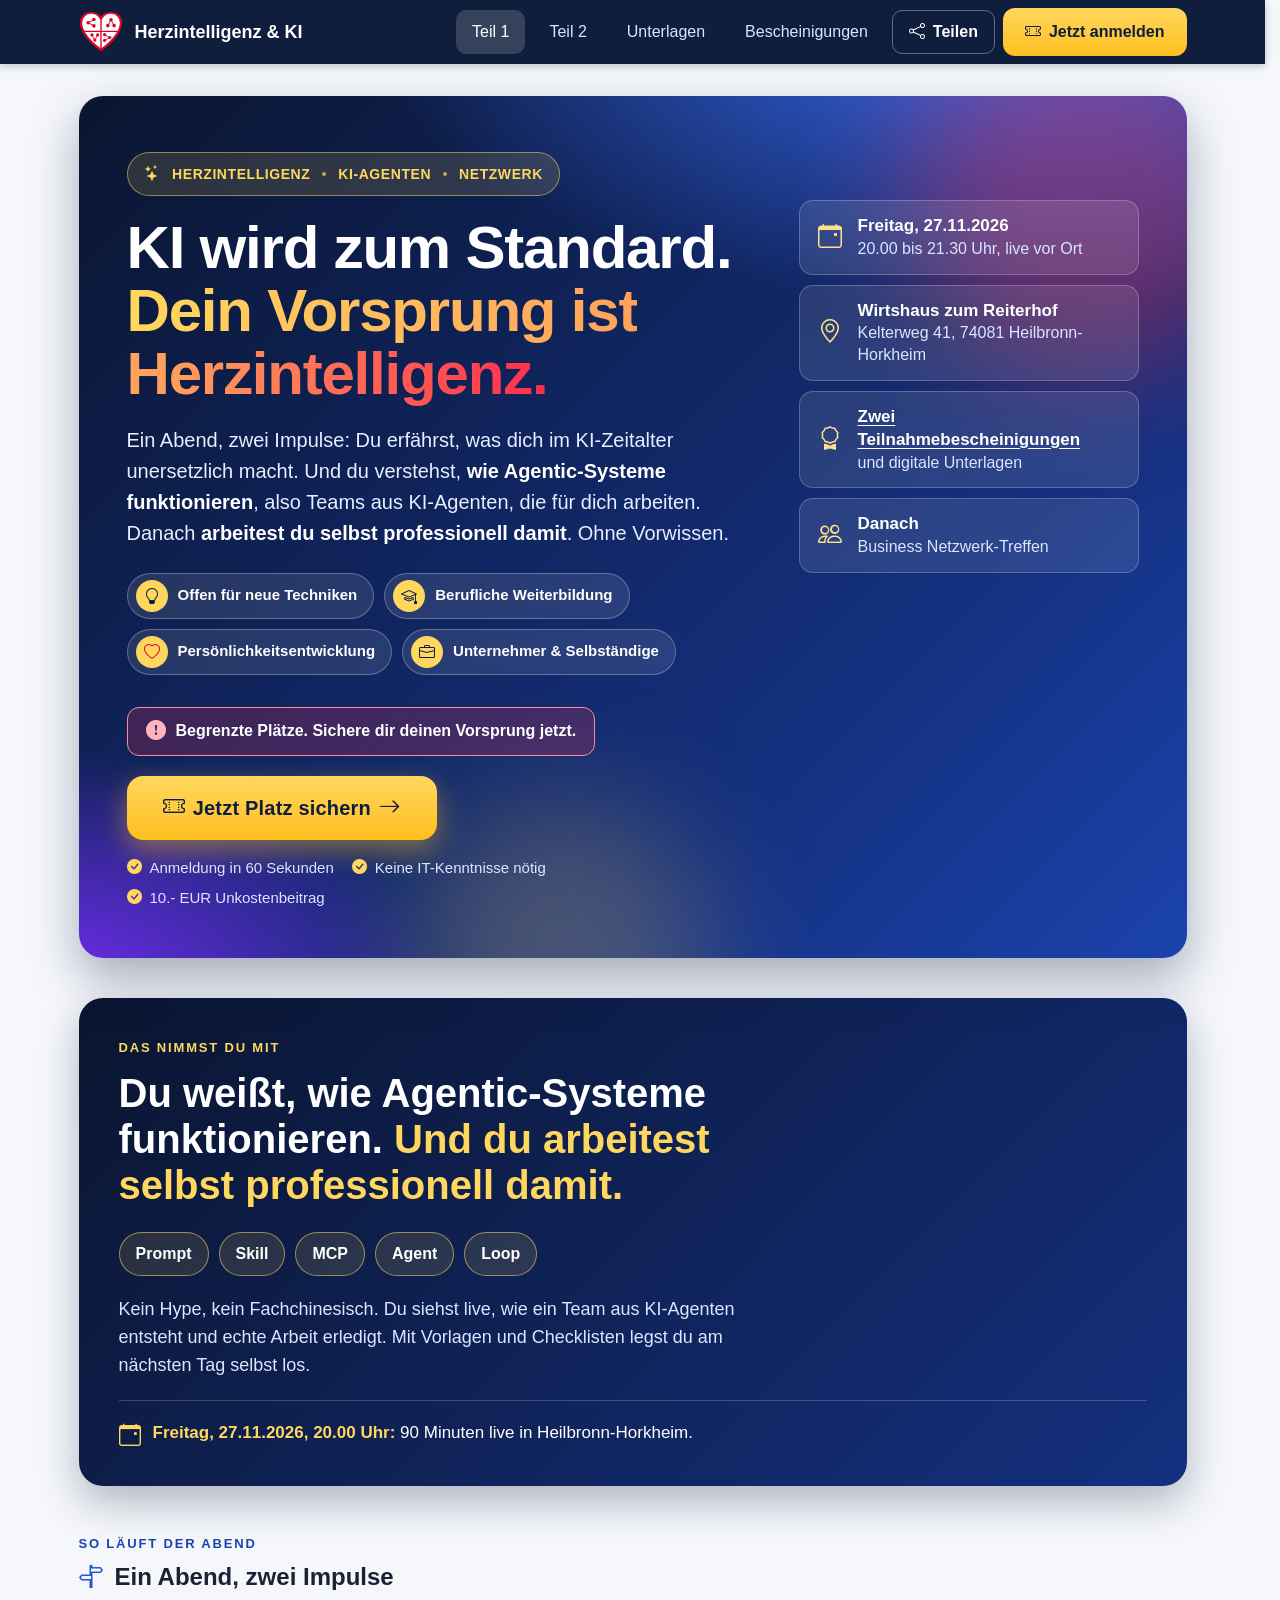
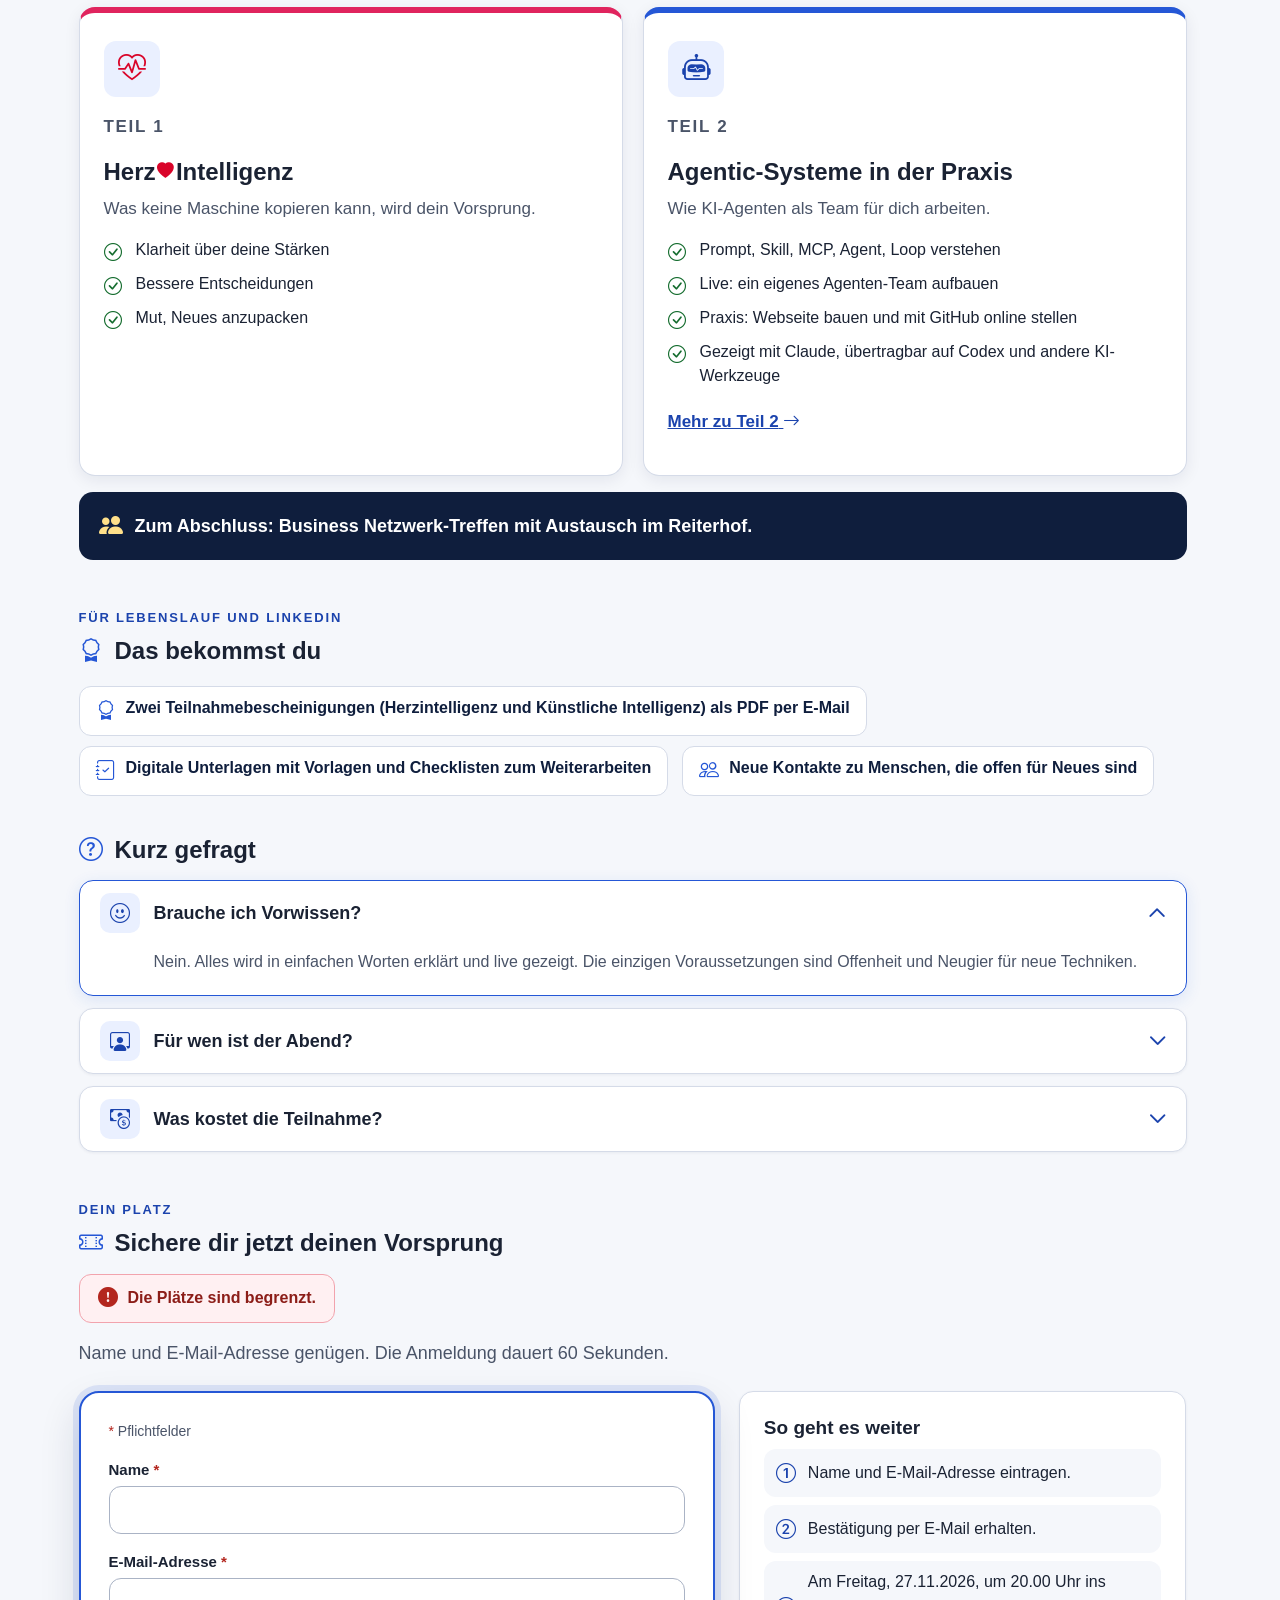
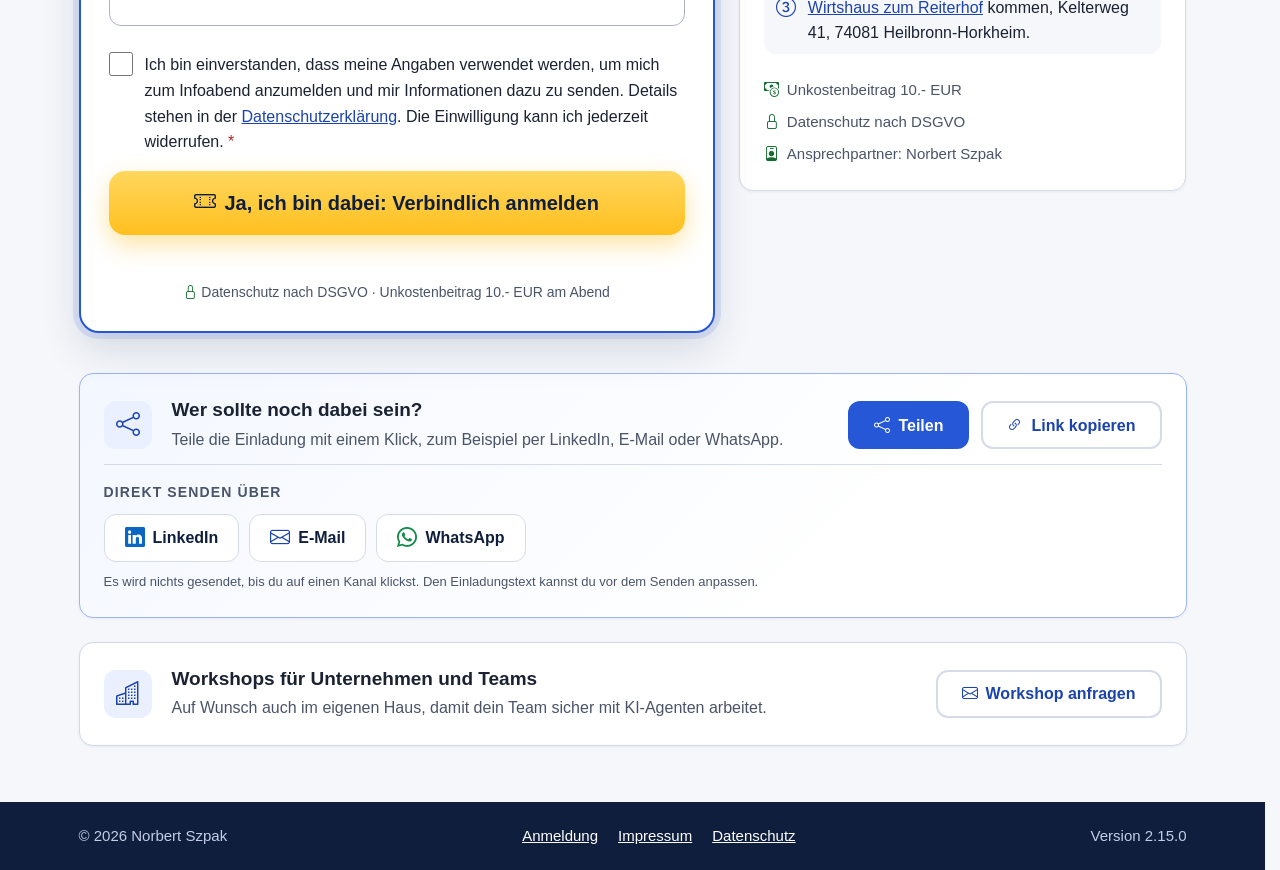
<file: info-veranstaltung_unternehmer.html>
<!DOCTYPE html>
<html lang="de">
<head>
    <meta charset="UTF-8">
    <meta name="viewport" content="width=device-width, initial-scale=1.0">
    <meta http-equiv="refresh" content="0; url=https://nosz.github.io/norbert-szpak/info-veranstaltung.html">
    <title>Weiterleitung zu Norbert Szpak</title>
</head>
<body>
    <script>
        window.location.replace("https://nosz.github.io/norbert-szpak/info-veranstaltung.html");
    </script>
</body>
</html>
</file>
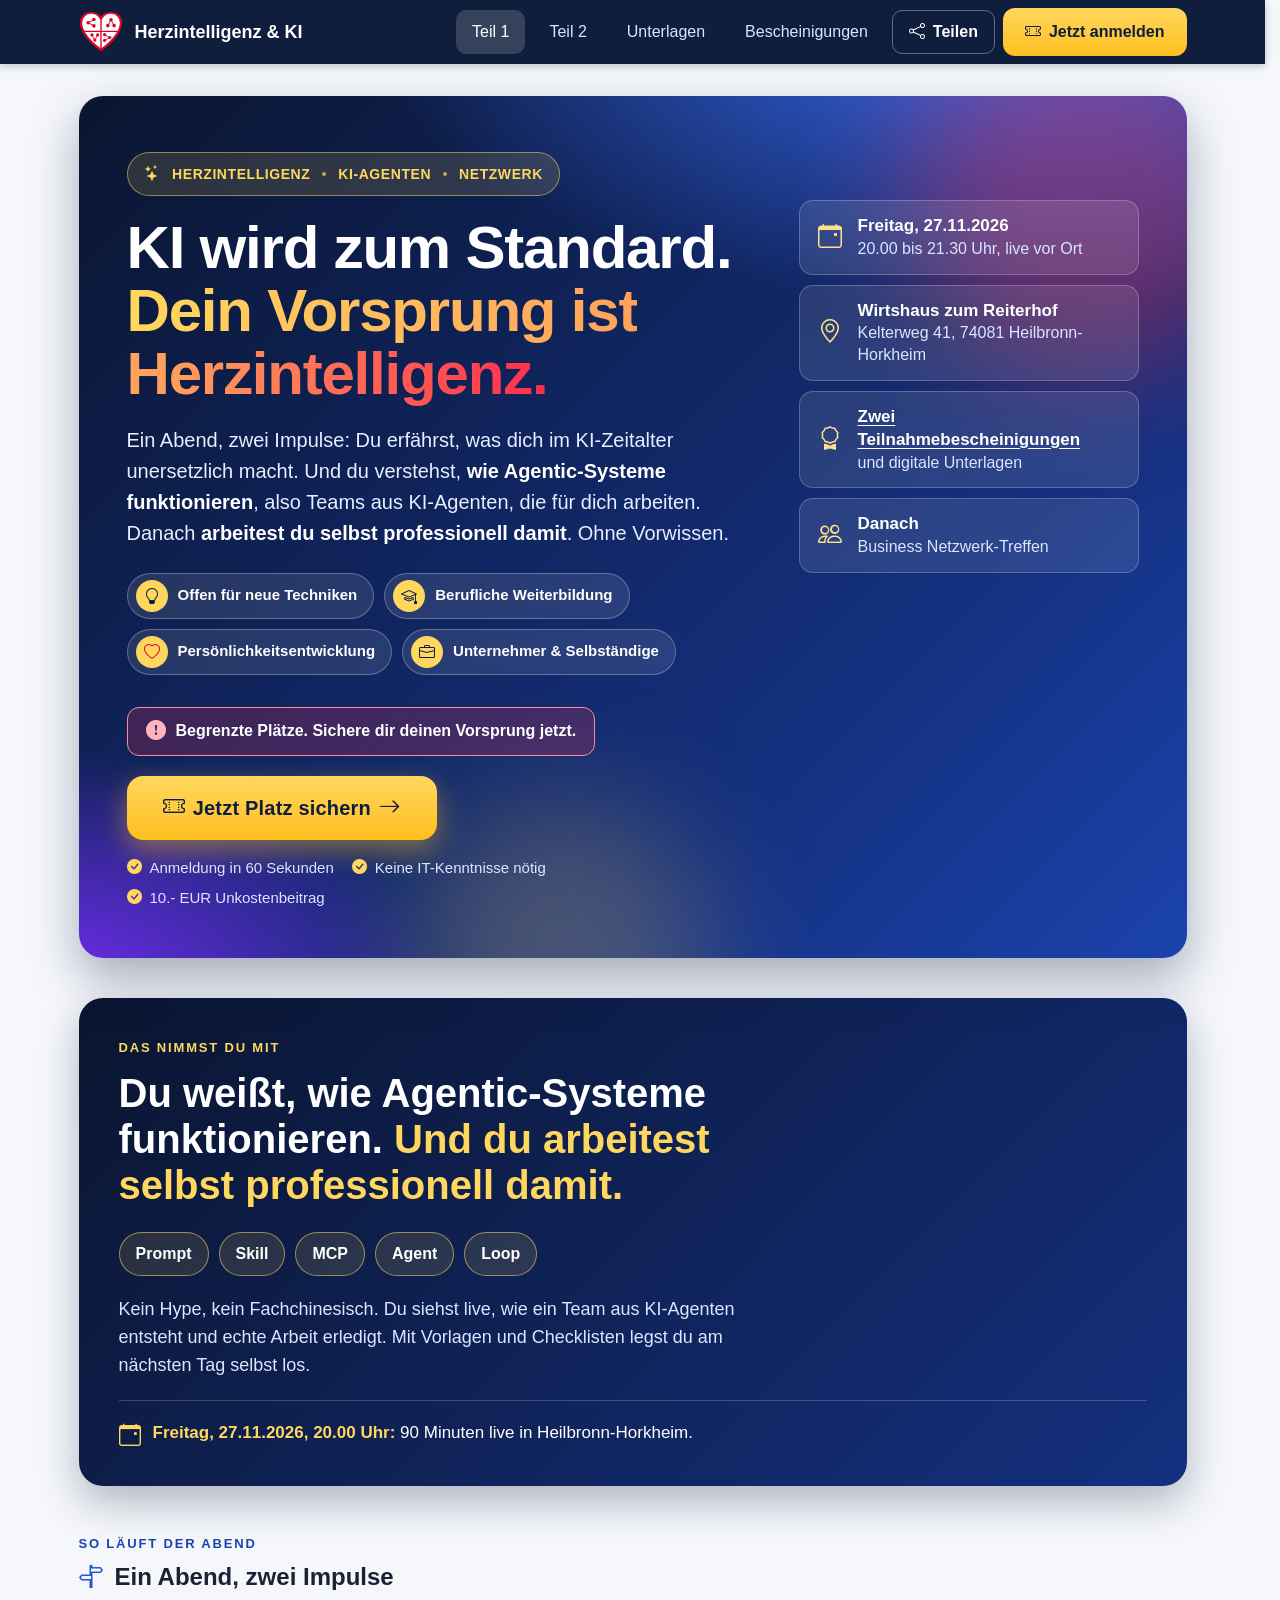
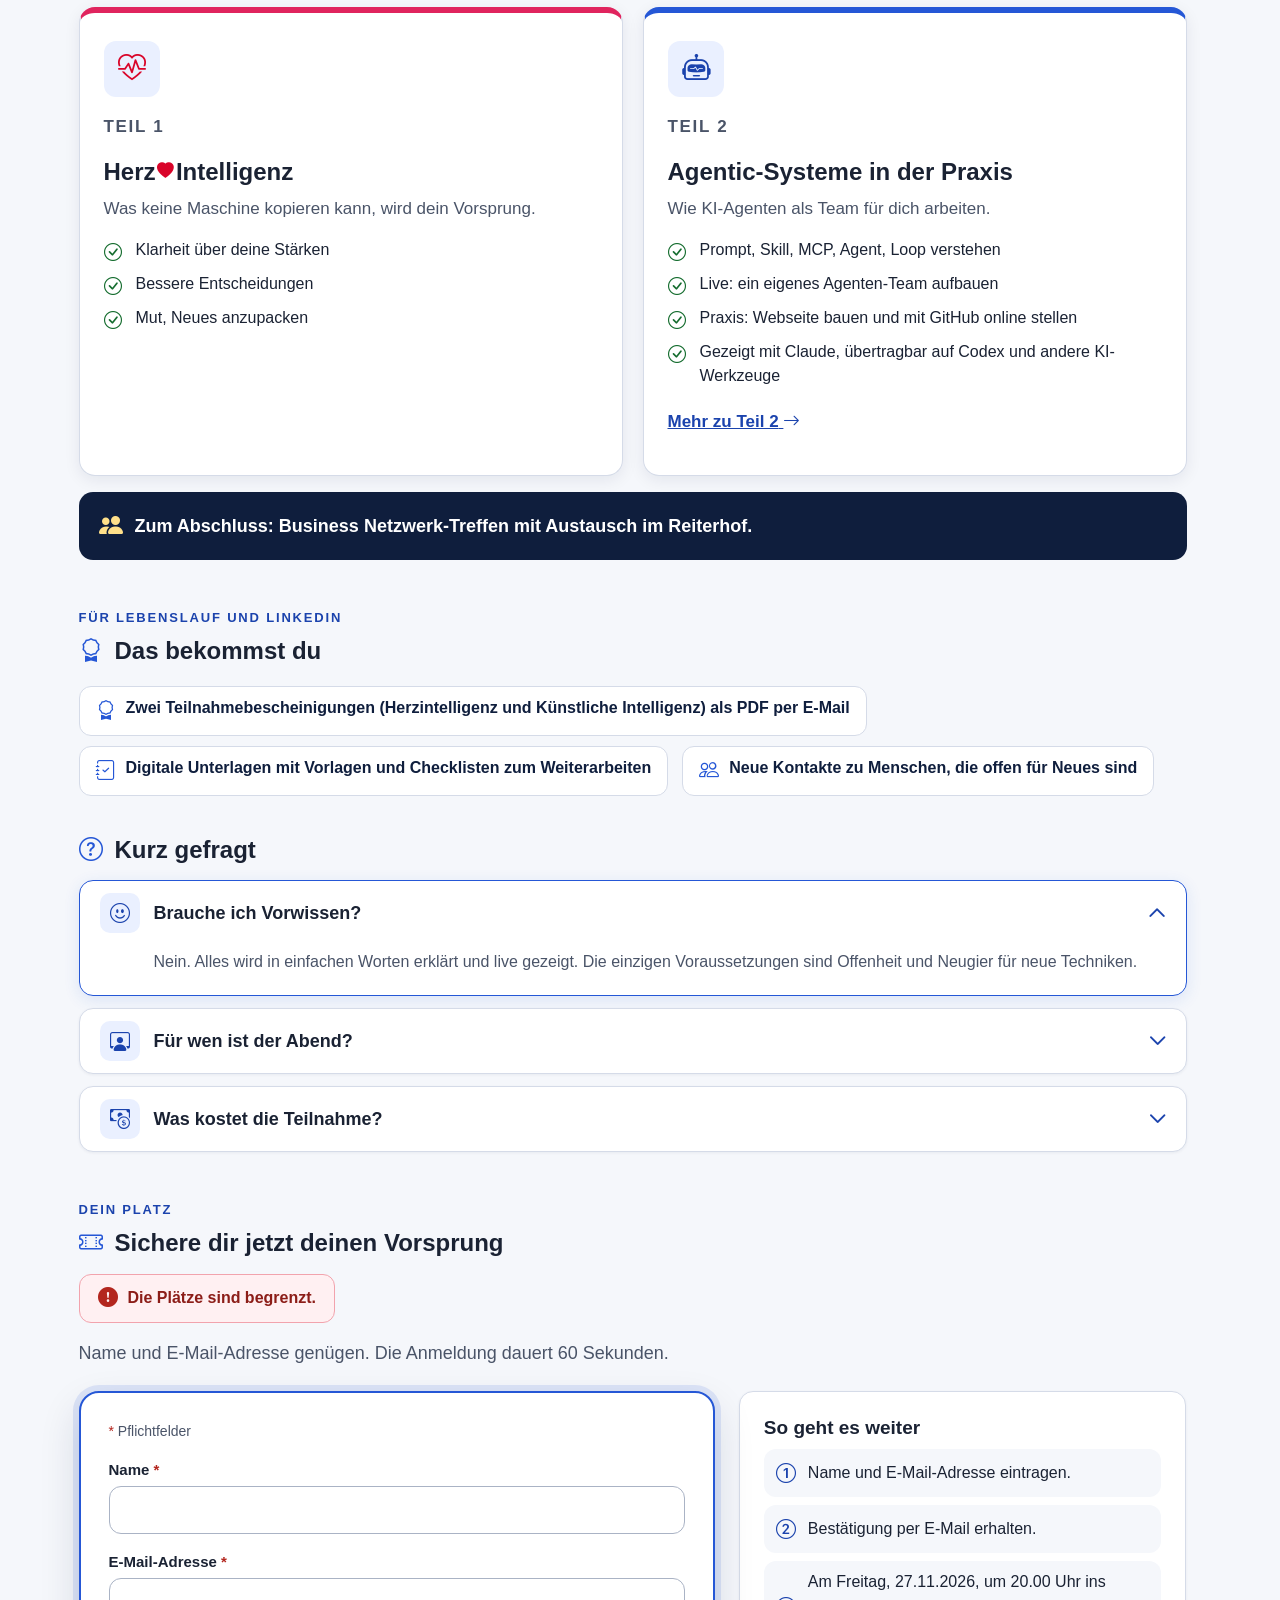
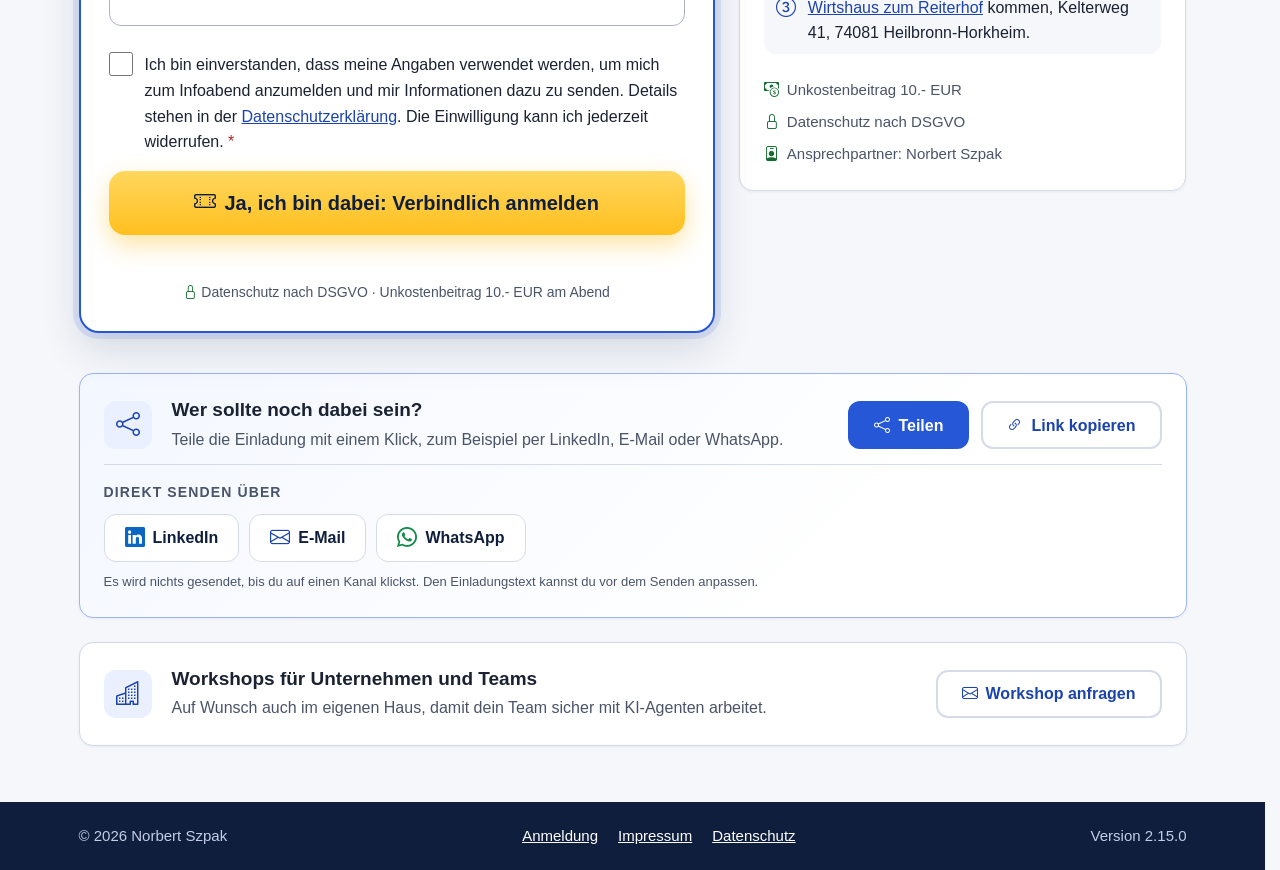
<file: veranstaltung.html>
<!DOCTYPE html>
<html lang="de">
<head>
    <meta charset="UTF-8">
    <meta name="viewport" content="width=device-width, initial-scale=1.0">
    <meta http-equiv="refresh" content="0; url=https://nosz.github.io/norbert-szpak/info-veranstaltung.html">
    <title>Weiterleitung zu Norbert Szpak</title>
</head>
<body>
    <script>
        window.location.replace("https://nosz.github.io/norbert-szpak/info-veranstaltung.html");
    </script>
</body>
</html>
</file>
<file: js_img_css/info-veranstaltung.css>
/* Infoabend: Ergänzungen zu custom.css (Herz-Symbol im Wort, Zeitangabe der Programmpunkte). */
.kt-herz { margin: 0 .1em; color: #d90429; font-size: .9em; vertical-align: -.05em; }
.kt-zeit { display: inline-flex; align-items: center; gap: 8px; margin: 0 0 8px; font-size: .9375rem; font-weight: 600; color: var(--kt-blau-dunkel); }
.kt-hero-facts a.kt-hero-link { color: #fff; }

/* Bestätigung: Termin in den Kalender eintragen */
.kt-kalender { margin: 24px auto 8px; padding-top: 20px; max-width: 46ch; border-top: 1px solid #cfe7d6; }
.kt-kalender-titel { display: flex; align-items: center; justify-content: center; gap: 8px; margin: 0 0 12px; font-weight: 600; }
.kt-kalender-knoepfe { display: flex; flex-direction: column; gap: 10px; }
.kt-kalender-knoepfe .kt-btn { width: 100%; padding-top: 10px; padding-bottom: 10px; text-align: center; }
/* Titel im blauen Bereich, ganz oben */
.kt-seitentitel { margin: 0 0 20px; padding-bottom: 16px; border-bottom: 1px solid rgba(255,255,255,.25); font-size: clamp(1.375rem, 4vw, 2rem); font-weight: 700; line-height: 1.25; color: #fff; }
.kt-herz-rot { margin: 0 .12em 0 .18em; color: #ff2d4d; font-size: .55em; vertical-align: .22em; }

/* Schrift der Knöpfe und Felder: "font: ... inherit" in custom.css ist ungültig und wird vom Browser verworfen */
.kt-btn, .kt-input, button, input, select { font-family: inherit; }
.kt-btn { font-size: 1rem; font-weight: 600; line-height: 1.2; }
.kt-input { font-size: 1rem; line-height: 1.5; }

/* Hero: zwei Knöpfe, vier Fakten */
.kt-hero-cta { display: flex; flex-wrap: wrap; gap: 12px; }
.kt-btn-outline-light { background: transparent; color: #fff; border-color: rgba(255,255,255,.6); }
.kt-btn-outline-light:hover { background: rgba(255,255,255,.14); color: #fff; }
.kt-hero .kt-btn-outline-light:focus-visible { outline-color: #fff; }
@media (max-width: 991.98px) { .kt-hero-facts { grid-template-columns: repeat(2, 1fr); } }
@media (max-width: 575.98px) { .kt-hero-facts { grid-template-columns: 1fr; } .kt-hero-cta .kt-btn { width: 100%; } }

/* Einleitungssatz unter Überschriften */
.kt-lead { margin: 0 0 24px; max-width: 70ch; font-size: 1.125rem; line-height: 1.6; color: var(--kt-grau); }
.kt-note .bi { color: var(--kt-blau-dunkel); }

/* Akkordeon (details/summary, ohne JavaScript, per Tastatur bedienbar) */
.kt-akkordeon { display: grid; gap: 12px; }
.kt-akkordeon details { border: 1px solid var(--kt-linie); border-radius: 14px; background: #fff; box-shadow: 0 1px 3px rgba(15,30,61,.06); overflow: hidden; }
.kt-akkordeon details[open] { border-color: var(--kt-blau); box-shadow: 0 4px 16px rgba(37,87,214,.12); }
.kt-akkordeon summary { display: flex; align-items: center; gap: 14px; min-height: 64px; padding: 12px 20px; cursor: pointer; list-style: none; font-size: 1.125rem; font-weight: 600; line-height: 1.35; }
.kt-akkordeon summary::-webkit-details-marker { display: none; }
.kt-akkordeon summary > .bi { flex: none; display: inline-flex; align-items: center; justify-content: center; width: 40px; height: 40px; border-radius: 10px; background: var(--kt-hell); color: var(--kt-blau-dunkel); font-size: 1.25rem; }
.kt-akkordeon summary > span { flex: 1 1 auto; min-width: 0; }
.kt-akkordeon summary::after { content: "\F282"; flex: none; font-family: "bootstrap-icons"; font-size: 1.125rem; color: var(--kt-blau-dunkel); transition: transform .2s; }
.kt-akkordeon details[open] > summary::after { transform: rotate(180deg); }
.kt-akkordeon summary:hover { background: var(--kt-bg); }
.kt-akkordeon summary:focus-visible { outline: 3px solid var(--kt-blau); outline-offset: -3px; }
.kt-akk-body { padding: 4px 20px 20px 74px; color: var(--kt-text); }
.kt-akk-body p { margin: 0; color: var(--kt-grau); }
.kt-haken { display: grid; gap: 10px; margin: 0; padding: 0; list-style: none; }
.kt-haken li { position: relative; padding-left: 32px; line-height: 1.5; }
.kt-haken li::before { content: "\F26B"; position: absolute; left: 0; top: 1px; font-family: "bootstrap-icons"; color: var(--kt-ok); font-size: 1.125rem; }
@media (max-width: 575.98px) {
  .kt-akkordeon summary { padding: 12px 16px; font-size: 1.0625rem; }
  .kt-akk-body { padding: 4px 16px 16px; }
}
@media (prefers-reduced-motion: reduce) { .kt-akkordeon summary::after { transition: none; } }

/* Begriffe: fünf Karten */
.kt-begriffe { display: grid; grid-template-columns: repeat(5, 1fr); gap: 16px; }
.kt-begriffe .kt-card { padding: 20px; }
@media (max-width: 1099.98px) { .kt-begriffe { grid-template-columns: repeat(3, 1fr); } }
@media (max-width: 767.98px) { .kt-begriffe { grid-template-columns: repeat(2, 1fr); } }
@media (max-width: 479.98px) { .kt-begriffe { grid-template-columns: 1fr; } }

/* Herz trifft KI: zwei Karten mit Plus */
.kt-verbindung { display: grid; grid-template-columns: minmax(0, 1fr) auto minmax(0, 1fr); gap: 16px; align-items: stretch; }
.kt-plus { display: flex; align-items: center; justify-content: center; width: 48px; align-self: center; height: 48px; border-radius: 50%; background: var(--kt-blau); color: #fff; font-size: 1.5rem; }
.kt-fazit { display: flex; align-items: center; gap: 12px; margin: 16px 0 0; padding: 16px 20px; border-radius: 14px; background: var(--kt-navy); color: #fff; font-size: 1.125rem; font-weight: 600; line-height: 1.5; }
.kt-fazit .bi { flex: none; font-size: 1.5rem; color: #ffe08a; }
@media (max-width: 767.98px) { .kt-verbindung { grid-template-columns: 1fr; } .kt-plus { justify-self: center; } }

/* Teilen-Knopf in der Kopfzeile und Hinweis am unteren Rand */
.kt-nav button.kt-nav-share { display: inline-flex; align-items: center; gap: 8px; min-height: 44px; padding: 0 16px; border: 1px solid rgba(255,255,255,.35); border-radius: 10px; background: transparent; color: #fff; font-size: 1rem; font-weight: 600; line-height: 1.2; cursor: pointer; white-space: nowrap; }
.kt-nav button.kt-nav-share:hover { background: rgba(255,255,255,.12); }
.kt-nav button.kt-nav-share:focus-visible { outline: 3px solid #fff; outline-offset: 3px; }
@media (max-width: 575.98px) {
  .kt-nav button.kt-nav-share { width: 44px; padding: 0; justify-content: center; }
  .kt-nav button.kt-nav-share span { position: absolute; width: 1px; height: 1px; overflow: hidden; clip: rect(0 0 0 0); white-space: nowrap; }
}
.kt-toast { position: fixed; left: 50%; bottom: 24px; z-index: 200; width: max-content; max-width: min(92vw, 520px); padding: 12px 20px; border-radius: 12px; background: var(--kt-navy); color: #fff; font-weight: 600; box-shadow: 0 8px 24px rgba(15,30,61,.35); transform: translate(-50%, 24px); opacity: 0; visibility: hidden; transition: opacity .2s, transform .2s, visibility .2s; }
.kt-toast.kt-toast-an { opacity: 1; visibility: visible; transform: translate(-50%, 0); }
.kt-toast.kt-fehler { background: var(--kt-fehler); }
@media (prefers-reduced-motion: reduce) { .kt-toast { transition: none; } }

/* Teilen */
.kt-teilen { display: grid; grid-template-columns: auto minmax(0, 1fr) auto; gap: 8px 20px; align-items: center; margin-top: 40px; border-color: #9bb5f5; background: linear-gradient(135deg, #f3f7ff 0%, #fff 70%); }
.kt-teilen .kt-icon { margin: 0; }
.kt-teilen .kt-card-title { margin-bottom: 4px; }
.kt-teilen-knoepfe { display: flex; flex-wrap: wrap; gap: 12px; }
.kt-teilen .kt-status { grid-column: 1 / -1; margin: 0; min-height: 0; }
.kt-teilen .kt-status:empty { display: none; }
@media (max-width: 767.98px) {
  .kt-teilen { grid-template-columns: 1fr; }
  .kt-teilen-knoepfe .kt-btn { flex: 1 1 100%; }
}

/* Ort: Foto mit Bildunterschrift */
.kt-ort { margin: 0; border: 1px solid var(--kt-linie); border-radius: 14px; background: #fff; box-shadow: 0 1px 3px rgba(15,30,61,.06); overflow: hidden; }
.kt-ort img { display: block; width: 100%; height: auto; aspect-ratio: 1210 / 482; object-fit: cover; background: var(--kt-hell); }
.kt-ort figcaption { display: flex; flex-direction: column; gap: 4px; padding: 16px 20px; color: var(--kt-grau); }
.kt-ort figcaption strong { color: var(--kt-text); font-size: 1.0625rem; }
.kt-ort figcaption span { display: inline-flex; align-items: center; gap: 8px; font-size: .9375rem; }
.kt-ort figcaption .bi { color: var(--kt-blau-dunkel); }
.kt-ort figcaption span > span { display: inline; }
.kt-ort figcaption a { display: inline-flex; align-items: center; min-height: 24px; font-weight: 600; }
.kt-hero-facts a.kt-hero-link { text-decoration: underline; text-underline-offset: 3px; }
/* Ortslinks: immer zwei Knöpfe, Webseite des Wirtshauses und Google Maps */
.kt-ortlinks { display: flex; flex-wrap: wrap; gap: 8px; margin-top: 8px; }
.kt-ortlinks-mitte { justify-content: center; margin: 16px 0 8px; }
a.kt-ortlink { display: inline-flex; align-items: center; justify-content: center; gap: 8px; min-height: 44px; padding: 0 16px; border: 1px solid var(--kt-linie); border-radius: 10px; background: #fff; color: var(--kt-navy); font-size: .9375rem; font-weight: 600; line-height: 1.2; text-decoration: none; white-space: nowrap; }
a.kt-ortlink:hover { background: var(--kt-hell); border-color: var(--kt-blau); color: var(--kt-navy); }
a.kt-ortlink .bi { flex: none; font-size: 1.125rem; color: var(--kt-blau-dunkel); }
.kt-hero-facts a.kt-ortlink { border-color: transparent; color: var(--kt-navy); }
.kt-hero-facts .kt-ortlinks { align-self: stretch; }
.kt-hero .kt-ortlink:focus-visible { outline-color: #fff; }
.kt-list li > span .kt-ortlinks { display: flex; margin-top: 8px; }
@media (max-width: 479.98px) { .kt-ortlinks .kt-ortlink { flex: 1 1 100%; } }

/* Unterlagen: hervorgehobene Karte */
.kt-unterlagen { border-color: #9bb5f5; background: linear-gradient(135deg, #f3f7ff 0%, #fff 70%); }
.kt-unterlagen-kopf { display: flex; align-items: flex-start; gap: 20px; }
.kt-unterlagen-kopf .kt-icon { flex: none; margin: 0; }
@media (max-width: 575.98px) { .kt-unterlagen-kopf { flex-direction: column; gap: 12px; } }

/* Alle Herz-Symbole immer rot, nie blau */
i.bi-heart, i.bi-heart-fill, i.bi-heart-pulse, i.bi-person-heart { color: #d90429 !important; }
.kt-header i.bi-heart-pulse, .kt-hero i.bi-heart-fill, .kt-hero i.bi-heart-pulse { color: #ff2d4d !important; }

/* Logo: Herz mit vier Kammern, in jeder das Teilen-Symbol */
.kt-brand img.kt-logo { flex: none; width: 44px; height: 44px; }
@media (max-width: 575.98px) { .kt-brand img.kt-logo { width: 38px; height: 38px; } }

/* Menü auf Handy und Tablet: Textlinks sind dort ausgeblendet, deshalb Menü-Knopf mit Ausklapp-Liste (ohne JavaScript nutzbar) */
.kt-menue { display: none; }
@media (max-width: 1099.98px) {
  .kt-menue { display: block; }
  .kt-menue > summary { display: inline-flex; align-items: center; gap: 8px; min-height: 44px; min-width: 44px; padding: 0 12px; border: 1px solid rgba(255,255,255,.45); border-radius: 10px; background: transparent; color: #fff; font-size: 1rem; font-weight: 600; line-height: 1.2; list-style: none; cursor: pointer; justify-content: center; }
  .kt-menue > summary::-webkit-details-marker { display: none; }
  .kt-menue > summary .bi { font-size: 1.5rem; }
  .kt-menue[open] > summary { background: #fff; color: var(--kt-navy); }
  .kt-menue > summary:focus-visible { outline: 3px solid #fff; outline-offset: 3px; }
  .kt-menue-liste { position: absolute; left: 0; right: 0; top: 100%; display: grid; gap: 2px; max-height: calc(100vh - 64px); overflow-y: auto; padding: 8px 16px 16px; background: var(--kt-navy); border-top: 1px solid rgba(255,255,255,.2); box-shadow: 0 12px 24px rgba(15,30,61,.4); }
  .kt-header .kt-nav .kt-menue-liste a { display: flex; min-height: 52px; padding: 0 16px; border-radius: 10px; color: #fff; font-size: 1.0625rem; font-weight: 600; white-space: normal; }
  .kt-header .kt-nav .kt-menue-liste a:hover, .kt-header .kt-nav .kt-menue-liste a:focus-visible { background: rgba(255,255,255,.14); }
}
@media (max-width: 575.98px) { .kt-menue > summary .kt-menue-text { position: absolute; width: 1px; height: 1px; overflow: hidden; clip: rect(0 0 0 0); white-space: nowrap; } .kt-menue > summary { padding: 0; width: 44px; } }

.kt-nav a[aria-current="page"] { background: rgba(255,255,255,.16); color: #fff; }

/* Hinweis: Schulungen für Unternehmen (unten auf den Seiten) */
.kt-schulung { display: grid; grid-template-columns: auto minmax(0, 1fr) auto; gap: 8px 20px; align-items: center; margin-top: 24px; border-color: #cfd8ee; background: #fff; }
.kt-schulung .kt-icon { margin: 0; }
.kt-schulung .kt-card-title { margin-bottom: 4px; }
.kt-schulung .kt-card-text { margin: 0; }
@media (max-width: 767.98px) { .kt-schulung { grid-template-columns: 1fr; } .kt-schulung .kt-btn { width: 100%; justify-content: center; } }
</file>
<file: js_img_css/info-seite.css>
/* Infoabend 1.3: auffälliger Kopf, Zielgruppen, Marketing-Tipps, deutlicher Anmeldeknopf.
   Lädt nach custom.css und info-veranstaltung.css und überschreibt dort gezielt. */
:root { --kt-gold: #ffd75e; --kt-gold-dunkel: #ffbf1f; --kt-rot: #ff2d4d; }

/* ---------- Kopfzeile: Anmeldeknopf hervorgehoben ---------- */
.kt-nav a.kt-nav-cta { gap: 8px; min-height: 48px; padding: 0 22px; border-radius: 12px; background: linear-gradient(180deg, var(--kt-gold) 0%, var(--kt-gold-dunkel) 100%); color: var(--kt-navy); font-weight: 700; box-shadow: 0 0 0 0 rgba(255,215,94,.6); animation: kt-puls 2.4s ease-out infinite; }
.kt-nav a.kt-nav-cta:hover { background: #fff; color: var(--kt-navy); animation: none; }
@keyframes kt-puls { 0% { box-shadow: 0 0 0 0 rgba(255,215,94,.55); } 70% { box-shadow: 0 0 0 14px rgba(255,215,94,0); } 100% { box-shadow: 0 0 0 0 rgba(255,215,94,0); } }

/* ---------- Hero ---------- */
.kt-hero { position: relative; overflow: hidden; isolation: isolate; padding: 56px 48px 48px; border-radius: 24px; background: radial-gradient(1100px 500px at 85% -10%, #3a6bf0 0%, rgba(58,107,240,0) 60%), radial-gradient(700px 420px at -5% 105%, #7a2cff 0%, rgba(122,44,255,0) 60%), linear-gradient(135deg, #0a1530 0%, #14307f 70%, #1b43ad 100%); box-shadow: 0 20px 48px rgba(15,30,61,.35); }
.kt-hero::before, .kt-hero::after { content: ""; position: absolute; z-index: -1; border-radius: 50%; filter: blur(60px); pointer-events: none; }
.kt-hero::before { width: 360px; height: 360px; right: -80px; top: -80px; background: rgba(255,45,77,.35); animation: kt-schweben 11s ease-in-out infinite alternate; }
.kt-hero::after { width: 300px; height: 300px; left: 30%; bottom: -140px; background: rgba(255,215,94,.22); animation: kt-schweben 14s ease-in-out infinite alternate-reverse; }
@keyframes kt-schweben { from { transform: translate(0,0) scale(1); } to { transform: translate(-40px,30px) scale(1.15); } }

.kt-hero-badge { display: inline-flex; flex-wrap: wrap; align-items: center; gap: 8px 12px; margin: 0 0 20px; padding: 8px 16px; border: 1px solid rgba(255,215,94,.5); border-radius: 999px; background: rgba(255,215,94,.14); color: var(--kt-gold); font-size: .875rem; font-weight: 700; letter-spacing: .04em; text-transform: uppercase; }
.kt-hero-badge .bi { font-size: 1rem; }
.kt-hero-badge .kt-punkt { width: 4px; height: 4px; border-radius: 50%; background: currentColor; opacity: .7; }
.kt-seitentitel { margin: 0 0 16px; padding: 0 0 14px; border-bottom: 1px solid rgba(255,255,255,.22); font-size: clamp(1.125rem, 2.6vw, 1.5rem); font-weight: 600; color: #cfdcff; }
.kt-hero-slogan { max-width: 20ch; margin: 0 0 20px; font-size: clamp(2.125rem, 6vw, 3.75rem); font-weight: 800; line-height: 1.05; letter-spacing: -.02em; }
.kt-hero-slogan em { display: inline; font-style: normal; background: linear-gradient(90deg, var(--kt-gold) 0%, #ff9d5c 60%, var(--kt-rot) 100%); -webkit-background-clip: text; background-clip: text; color: transparent; }
.kt-hero-text { max-width: 58ch; margin: 0 0 24px; font-size: 1.25rem; line-height: 1.55; color: #e7eeff; }
.kt-hero-text strong { color: #fff; }

.kt-zielgruppen { display: flex; flex-wrap: wrap; gap: 10px; margin: 0 0 32px; padding: 0; list-style: none; }
.kt-zielgruppen li { display: inline-flex; align-items: center; gap: 10px; min-height: 44px; padding: 6px 16px 6px 8px; border: 1px solid rgba(255,255,255,.28); border-radius: 999px; background: rgba(255,255,255,.1); color: #fff; font-size: .9375rem; font-weight: 600; line-height: 1.25; backdrop-filter: blur(4px); }
.kt-zielgruppen .bi { display: inline-flex; align-items: center; justify-content: center; flex: none; width: 32px; height: 32px; border-radius: 50%; background: var(--kt-gold); color: var(--kt-navy); font-size: 1rem; }

/* Der große Anmeldeknopf */
.kt-hero-cta { align-items: center; gap: 16px 20px; }
.kt-btn-anmelden { min-height: 64px; padding: 0 36px; border: 0; border-radius: 16px; background: linear-gradient(180deg, var(--kt-gold) 0%, var(--kt-gold-dunkel) 100%); color: var(--kt-navy); font-size: 1.25rem; font-weight: 800; letter-spacing: .01em; box-shadow: 0 10px 28px rgba(255,191,31,.45), 0 0 0 0 rgba(255,215,94,.6); animation: kt-puls 2.4s ease-out infinite; transition: transform .15s, box-shadow .15s; }
.kt-btn-anmelden:hover { background: #fff; color: var(--kt-navy); transform: translateY(-2px); box-shadow: 0 14px 32px rgba(255,255,255,.35); animation: none; }
.kt-btn-anmelden .bi { font-size: 1.375rem; }
.kt-btn-anmelden .kt-pfeil { transition: transform .15s; }
.kt-btn-anmelden:hover .kt-pfeil { transform: translateX(4px); }
.kt-hero .kt-btn-anmelden:focus-visible, .kt-cta-band .kt-btn-anmelden:focus-visible { outline: 3px solid #fff; outline-offset: 4px; }
.kt-cta-mikro { display: flex; flex-wrap: wrap; gap: 6px 18px; margin: 16px 0 0; padding: 0; list-style: none; font-size: .9375rem; color: #dbe5ff; }
.kt-cta-mikro li { display: inline-flex; align-items: center; gap: 8px; }
.kt-cta-mikro .bi { color: var(--kt-gold); }

.kt-hero-cta .kt-cta-mikro { flex: 0 0 100%; margin: 0; }

/* Rechte Spalte: Countdown und Fakten */
.kt-hero-grid { grid-template-rows: auto 1fr; }
.kt-countdown, .kt-hero-facts { align-self: start; }
.kt-hero-main { grid-column: 1; grid-row: 1 / span 2; }
.kt-countdown { grid-column: 2; grid-row: 1; }
.kt-hero-facts { grid-column: 2; grid-row: 2; }
@media (max-width: 991.98px) { .kt-hero-main, .kt-countdown, .kt-hero-facts { grid-column: 1; grid-row: auto; } }
.kt-hero-grid { grid-template-columns: minmax(0, 1fr) 340px; gap: 48px; align-items: start; }
.kt-countdown { margin: 0 0 12px; padding: 18px 20px; border: 1px solid rgba(255,215,94,.55); border-radius: 16px; background: rgba(255,215,94,.12); text-align: center; }
.kt-countdown[hidden] { display: none; }
.kt-countdown-label { display: block; margin: 0 0 4px; font-size: .8125rem; font-weight: 700; letter-spacing: .1em; text-transform: uppercase; color: var(--kt-gold); }
.kt-countdown-zahl { display: block; font-size: 3rem; font-weight: 800; line-height: 1; color: #fff; font-variant-numeric: tabular-nums; }
.kt-countdown-einheit { display: block; margin-top: 4px; font-size: 1rem; font-weight: 600; color: #fff; }
.kt-hero-facts { gap: 10px; }
.kt-hero-facts li { padding: 14px 18px; }
.kt-hero-facts .bi { font-size: 1.5rem; }
@media (max-width: 991.98px) {
  .kt-hero { padding: 40px 28px 32px; }
  .kt-hero-grid { grid-template-columns: 1fr; gap: 28px; }
  .kt-countdown { display: flex; align-items: baseline; justify-content: center; flex-wrap: wrap; gap: 4px 10px; }
  .kt-countdown-label, .kt-countdown-zahl, .kt-countdown-einheit { display: inline; margin: 0; }
  .kt-countdown-zahl { font-size: 2.25rem; }
}
@media (max-width: 575.98px) {
  .kt-hero { padding: 28px 18px 24px; border-radius: 18px; }
  .kt-hero-slogan { max-width: none; }
  .kt-hero-text { font-size: 1.0625rem; }
  .kt-btn-anmelden { width: 100%; min-height: 60px; padding: 0 20px; font-size: 1.125rem; }
  .kt-zielgruppen li { width: 100%; }
}
@media (prefers-reduced-motion: reduce) {
  .kt-hero::before, .kt-hero::after, .kt-btn-anmelden, .kt-nav a.kt-nav-cta { animation: none; }
  .kt-btn-anmelden, .kt-btn-anmelden .kt-pfeil { transition: none; }
}

/* ---------- Vertrauensleiste ---------- */
.kt-vorteile { display: grid; grid-template-columns: repeat(4, 1fr); gap: 12px; margin: 0 0 8px; padding: 0; list-style: none; }
.kt-vorteile li { display: flex; align-items: center; gap: 12px; min-height: 64px; padding: 12px 16px; border: 1px solid var(--kt-linie); border-radius: 14px; background: #fff; font-weight: 600; line-height: 1.3; box-shadow: 0 1px 3px rgba(15,30,61,.06); }
.kt-vorteile .bi { flex: none; font-size: 1.5rem; color: var(--kt-blau); }
@media (max-width: 991.98px) { .kt-vorteile { grid-template-columns: repeat(2, 1fr); } }
@media (max-width: 479.98px) { .kt-vorteile { grid-template-columns: 1fr; } }

/* ---------- Abschnittsköpfe ---------- */
.kt-eyebrow { margin: 48px 0 8px; font-size: .8125rem; font-weight: 700; letter-spacing: .14em; text-transform: uppercase; color: var(--kt-blau-dunkel); }
.kt-eyebrow + .kt-h2 { margin-top: 0; }

/* ---------- Zielgruppen-Karten ---------- */
.kt-ziele { display: grid; grid-template-columns: repeat(3, 1fr); gap: 20px; }
.kt-ziel { position: relative; display: flex; flex-direction: column; padding: 28px 24px 24px; border: 1px solid var(--kt-linie); border-top: 6px solid var(--kt-blau); border-radius: 16px; background: #fff; box-shadow: 0 4px 16px rgba(15,30,61,.08); }
.kt-ziel:nth-child(2) { border-top-color: #7a2cff; }
.kt-ziel:nth-child(3) { border-top-color: #e0245e; }
.kt-ziel .kt-icon { width: 56px; height: 56px; font-size: 1.75rem; }
.kt-ziel-fuer { margin: 0 0 4px; font-size: .8125rem; font-weight: 700; letter-spacing: .1em; text-transform: uppercase; color: var(--kt-blau-dunkel); }
.kt-ziel h3 { margin: 0 0 8px; font-size: 1.375rem; font-weight: 700; line-height: 1.25; }
.kt-ziel > p { margin: 0 0 16px; color: var(--kt-grau); }
.kt-ziel .kt-haken { margin: 0 0 20px; }
.kt-ziel-link { margin-top: auto; display: inline-flex; align-items: center; gap: 8px; min-height: 44px; font-weight: 700; text-decoration: none; }
.kt-ziel-link:hover { text-decoration: underline; }
@media (max-width: 991.98px) { .kt-ziele { grid-template-columns: 1fr; } }

/* ---------- Marketing-Tipps ---------- */
.kt-tipps { display: grid; grid-template-columns: repeat(3, 1fr); gap: 16px; counter-reset: tipp; }
.kt-tipp { position: relative; display: flex; flex-direction: column; gap: 8px; padding: 24px 22px 20px; border: 1px solid var(--kt-linie); border-radius: 16px; background: #fff; box-shadow: 0 1px 3px rgba(15,30,61,.06); counter-increment: tipp; }
.kt-tipp::before { content: counter(tipp); display: inline-flex; align-items: center; justify-content: center; width: 40px; height: 40px; border-radius: 12px; background: var(--kt-navy); color: var(--kt-gold); font-size: 1.25rem; font-weight: 800; }
.kt-tipp h3 { margin: 4px 0 0; font-size: 1.1875rem; font-weight: 700; line-height: 1.3; }
.kt-tipp p { margin: 0; color: var(--kt-grau); }
.kt-tipp .kt-mitki { margin-top: auto; padding: 10px 12px; border-radius: 10px; background: var(--kt-hell); color: var(--kt-navy); font-size: .9375rem; line-height: 1.45; }
.kt-tipp .kt-mitki strong { color: var(--kt-blau-dunkel); }
.kt-bonus { display: flex; align-items: flex-start; gap: 16px; margin-top: 16px; padding: 20px 24px; border-radius: 16px; background: linear-gradient(135deg, #0f1e3d 0%, #1b43ad 100%); color: #fff; }
.kt-bonus > .bi { flex: none; font-size: 2rem; color: var(--kt-gold); }
.kt-bonus h3 { margin: 0 0 4px; font-size: 1.1875rem; font-weight: 700; }
.kt-bonus p { margin: 0; color: #dbe5ff; }
.kt-bonus small { display: block; margin-top: 8px; color: #b9c8f0; }
.kt-marketing-cta { display: flex; flex-wrap: wrap; align-items: center; justify-content: space-between; gap: 16px; margin-top: 20px; padding: 20px 24px; border: 2px dashed var(--kt-blau); border-radius: 16px; background: #fff; }
.kt-marketing-cta p { margin: 0; max-width: 56ch; font-size: 1.125rem; font-weight: 600; }
@media (max-width: 991.98px) { .kt-tipps { grid-template-columns: repeat(2, 1fr); } }
@media (max-width: 639.98px) { .kt-tipps { grid-template-columns: 1fr; } .kt-bonus { flex-direction: column; } .kt-marketing-cta .kt-btn { width: 100%; } }

/* ---------- Landingpage Selbständige: Automatisierungs-Karten und Schritte ---------- */
.kt-auto { display: grid; grid-template-columns: repeat(4, 1fr); gap: 16px; }
.kt-auto-karte { display: flex; flex-direction: column; padding: 24px 20px; border: 1px solid var(--kt-linie); border-top: 5px solid var(--kt-blau); border-radius: 16px; background: #fff; box-shadow: 0 2px 10px rgba(15,30,61,.07); }
.kt-auto-idee { border-top-color: #7a2cff; }
.kt-auto-karte h3 { margin: 0 0 8px; font-size: 1.1875rem; font-weight: 700; line-height: 1.3; }
.kt-auto-karte > p { margin: 0 0 14px; color: var(--kt-grau); }
.kt-auto-karte .kt-haken { margin-top: auto; gap: 8px; font-size: .9375rem; }
.kt-bonus-titel { margin: 0 0 4px; font-size: 1.1875rem; font-weight: 700; }
.kt-tipps.kt-schritte { grid-template-columns: repeat(4, 1fr); }
@media (max-width: 1099.98px) { .kt-auto { grid-template-columns: repeat(2, 1fr); } .kt-tipps.kt-schritte { grid-template-columns: repeat(2, 1fr); } }
@media (max-width: 639.98px) { .kt-auto, .kt-tipps.kt-schritte { grid-template-columns: 1fr; } }

/* ---------- Plätze knapp und Business Meeting ---------- */
.kt-knapp { display: inline-flex; align-items: center; gap: 10px; margin: 0 0 20px; padding: 10px 18px; border: 1px solid #ff8a9b; border-radius: 12px; background: rgba(255,45,77,.2); color: #fff; font-weight: 700; line-height: 1.35; }
.kt-knapp .bi { flex: none; font-size: 1.25rem; color: #ffb3bf; }
.kt-knapp-hell { margin: 0 0 16px; border-color: #f2a3ad; background: #fff0f2; color: #8c1d18; }
.kt-knapp-hell .bi { color: #b3261e; }
.kt-netzwerk { display: grid; grid-template-columns: auto minmax(0, 1fr); gap: 8px 20px; align-items: start; margin-top: 16px; padding: 24px; border: 2px solid var(--kt-blau); border-radius: 16px; background: linear-gradient(135deg, #f3f7ff 0%, #fff 70%); box-shadow: 0 4px 16px rgba(37,87,214,.12); }
.kt-netzwerk .kt-icon { grid-row: 1 / span 2; margin: 0; width: 56px; height: 56px; font-size: 1.75rem; }
.kt-netzwerk h3 { margin: 0; font-size: 1.25rem; font-weight: 700; line-height: 1.3; }
.kt-netzwerk p { margin: 0; color: var(--kt-grau); }
.kt-netzwerk .kt-haken { grid-column: 2; margin-top: 8px; }
@media (max-width: 575.98px) { .kt-netzwerk { grid-template-columns: 1fr; } .kt-netzwerk .kt-icon { grid-row: auto; } .kt-netzwerk .kt-haken { grid-column: 1; } .kt-knapp { width: 100%; } }

/* ---------- Abschlussband vor dem Formular ---------- */
.kt-cta-band { position: relative; overflow: hidden; isolation: isolate; margin: 48px 0 0; padding: 40px 32px; border-radius: 24px; text-align: center; color: #fff; background: radial-gradient(700px 300px at 50% -20%, #3a6bf0 0%, rgba(58,107,240,0) 70%), linear-gradient(135deg, #0a1530 0%, #14307f 100%); box-shadow: 0 16px 40px rgba(15,30,61,.3); }
.kt-cta-band h2 { margin: 0 0 8px; font-size: clamp(1.625rem, 4.5vw, 2.5rem); font-weight: 800; line-height: 1.15; }
.kt-cta-band h2 em { font-style: normal; color: var(--kt-gold); }
.kt-cta-band p { margin: 0 auto 24px; max-width: 56ch; font-size: 1.125rem; color: #dbe5ff; }
.kt-cta-band .kt-cta-mikro { justify-content: center; }
@media (max-width: 575.98px) { .kt-cta-band { padding: 28px 18px; border-radius: 18px; } }

/* ---------- Anmeldeformular ---------- */
#anmeldung-bereich { scroll-margin-top: 80px; }
#anmeldung { position: relative; padding: 28px; border: 2px solid var(--kt-blau); border-radius: 20px; background: #fff; box-shadow: 0 0 0 6px rgba(37,87,214,.12), 0 16px 40px rgba(15,30,61,.14); }
#senden.kt-btn { width: 100%; min-height: 64px; border: 0; border-radius: 16px; background: linear-gradient(180deg, var(--kt-gold) 0%, var(--kt-gold-dunkel) 100%); color: var(--kt-navy); font-size: 1.25rem; font-weight: 800; box-shadow: 0 10px 24px rgba(255,191,31,.4); }
#senden.kt-btn:hover { background: var(--kt-navy); color: #fff; }
#senden.kt-btn:disabled { background: #c9cfdd; color: #4a5468; box-shadow: none; }
#senden.kt-btn .bi { font-size: 1.375rem; }
.kt-form-mikro { margin: 10px 0 0; text-align: center; font-size: .875rem; color: var(--kt-grau); }
.kt-form-mikro .bi { color: var(--kt-ok); }

/* ---------- Feste Anmeldeleiste auf dem Handy ---------- */
.kt-sticky { display: none; }
@media (max-width: 767.98px) {
  .kt-sticky { position: fixed; left: 0; right: 0; bottom: 0; z-index: 150; display: flex; align-items: center; gap: 12px; padding: 10px 16px calc(10px + env(safe-area-inset-bottom)); background: var(--kt-navy); box-shadow: 0 -4px 16px rgba(15,30,61,.35); transform: translateY(110%); transition: transform .25s; }
  .kt-sticky.kt-sticky-an { transform: translateY(0); }
  .kt-sticky-text { flex: 1 1 auto; min-width: 0; font-size: .875rem; line-height: 1.25; color: #dbe5ff; }
  .kt-sticky-text strong { display: block; color: #fff; font-size: .9375rem; }
  .kt-sticky .kt-btn-anmelden { flex: none; width: auto; min-height: 48px; padding: 0 20px; border-radius: 12px; font-size: 1rem; animation: none; box-shadow: none; }
  .kt-footer { padding-bottom: 72px; }
  .kt-toast { bottom: 88px; }
}
@media (prefers-reduced-motion: reduce) { .kt-sticky { transition: none; } }

/* ---------- Hervorgehobene Karte: Übersicht über alles ---------- */
.kt-auto-breit { grid-column: 1 / -1; display: grid; grid-template-columns: auto minmax(0, 1.2fr) minmax(0, 1fr); gap: 8px 24px; align-items: center; border-top-color: #e0245e; background: linear-gradient(135deg, #fff 0%, #f3f7ff 100%); }
.kt-auto-breit .kt-icon { margin: 0; width: 64px; height: 64px; font-size: 2rem; }
.kt-auto-breit h3 { font-size: 1.375rem; }
.kt-auto-breit > div > p { margin: 0; color: var(--kt-grau); }
.kt-auto-breit .kt-haken { margin: 0; }
@media (max-width: 1099.98px) { .kt-auto-breit { grid-template-columns: 1fr; } .kt-auto-breit .kt-icon { width: 56px; height: 56px; font-size: 1.75rem; } }

/* ---------- Wieder Zeit für das Wichtige ---------- */
.kt-wichtig { display: grid; grid-template-columns: repeat(2, 1fr); gap: 20px; }
.kt-wichtig .kt-ziel h3 { font-size: 1.5rem; }
.kt-wichtig .kt-ziel > p { font-size: 1.0625rem; }
.kt-fazit .bi-heart-fill { color: var(--kt-rot); }
@media (max-width: 767.98px) { .kt-wichtig { grid-template-columns: 1fr; } .kt-wichtig .kt-ziel h3 { font-size: 1.3125rem; } }

/* ---------- Anschließendes Business Netzwerk-Treffen (Hero) ---------- */
.kt-treffen { display: flex; align-items: center; gap: 12px; width: fit-content; max-width: 100%; margin: 0 0 14px; padding: 12px 18px; border: 1px solid rgba(255,215,94,.55); border-left: 5px solid var(--kt-gold); border-radius: 12px; background: rgba(255,255,255,.12); color: #fff; font-size: 1.0625rem; font-weight: 600; line-height: 1.35; }
.kt-treffen .bi { flex: none; font-size: 1.5rem; color: var(--kt-gold); }
.kt-treffen strong { color: var(--kt-gold); }
@media (max-width: 575.98px) { .kt-treffen { order: 5; width: 100%; padding: 10px 14px; font-size: .9375rem; } }

/* ---------- Teilen: Kanäle ---------- */
.kt-teilen-kanaele { grid-column: 1 / -1; display: flex; flex-wrap: wrap; align-items: center; gap: 10px; margin: 4px 0 0; padding: 16px 0 0; border-top: 1px solid var(--kt-linie); }
.kt-teilen-kanaele-titel { flex: 0 0 100%; margin: 0; font-size: .875rem; font-weight: 700; letter-spacing: .08em; text-transform: uppercase; color: var(--kt-grau); }
a.kt-kanal { display: inline-flex; align-items: center; justify-content: center; gap: 8px; min-height: 48px; padding: 0 20px; border: 1px solid var(--kt-linie); border-radius: 12px; background: #fff; color: var(--kt-navy); font-weight: 600; text-decoration: none; }
a.kt-kanal:hover { border-color: var(--kt-blau); background: var(--kt-hell); }
a.kt-kanal .bi { font-size: 1.25rem; }
a.kt-kanal-wa .bi { color: #128c4a; }
a.kt-kanal-li .bi { color: #0a66c2; }
a.kt-kanal-mail .bi { color: var(--kt-blau-dunkel); }
.kt-teilen-hinweis { flex: 0 0 100%; margin: 0; font-size: .8125rem; color: var(--kt-grau); }
@media (max-width: 575.98px) { a.kt-kanal { flex: 1 1 100%; } }

/* ---------- Kopfzeile und oberer Bereich auf dem Handy ---------- */
.kt-brand .kt-brand-kurz { display: none; }
@media (max-width: 575.98px) {
  .kt-main { padding-top: 16px; }
  .kt-bar { gap: 8px; min-height: 60px; }
  .kt-brand .kt-brand-lang { display: none; }
  .kt-brand .kt-brand-kurz { display: inline; }
  .kt-nav { gap: 8px; }
  .kt-nav a.kt-nav-cta { min-height: 44px; padding: 0 14px; font-size: .9375rem; animation: none; }

  .kt-hero::before { width: 200px; height: 200px; right: -70px; top: -70px; }
  .kt-hero::after { width: 180px; height: 180px; }
  /* Reihenfolge auf dem Handy: Botschaft, Hinweis, Anmeldeknopf, danach die Themen */
  .kt-hero-main { display: flex; flex-direction: column; }
  .kt-hero-badge { order: 1; align-self: flex-start; gap: 4px 8px; margin-bottom: 14px; padding: 6px 12px; border-radius: 10px; font-size: .75rem; line-height: 1.3; }
  .kt-seitentitel { order: 2; margin-bottom: 12px; padding-bottom: 10px; font-size: 1rem; }
  .kt-hero-slogan { order: 3; margin-bottom: 14px; font-size: 1.875rem; line-height: 1.12; }
  .kt-hero-text { order: 4; margin-bottom: 18px; font-size: 1rem; line-height: 1.5; }
  .kt-knapp { order: 5; margin-bottom: 14px; padding: 10px 14px; font-size: .9375rem; }
  .kt-hero-cta { order: 6; margin-bottom: 20px; gap: 12px; }
  .kt-zielgruppen { order: 7; gap: 8px; margin: 0; }
  .kt-zielgruppen li { width: auto; min-height: 40px; padding: 4px 14px 4px 6px; font-size: .875rem; }
  .kt-zielgruppen .bi { width: 28px; height: 28px; font-size: .875rem; }
  .kt-hero-cta .kt-btn-outline-light { display: none; }
  .kt-cta-mikro { gap: 4px 14px; font-size: .875rem; }
  .kt-countdown { padding: 12px 16px; }
  .kt-hero-facts li { padding: 12px 14px; }
  .kt-hero-grid { gap: 20px; }
}
/* Tablet und kleine Laptops: Textlinks ausblenden, kurzer Name, damit die Kopfzeile nie überläuft */
@media (max-width: 1099.98px) {
  .kt-nav a:not(.kt-nav-cta) { display: none; }
  .kt-brand .kt-brand-lang { display: none; }
  .kt-brand .kt-brand-kurz { display: inline; }
}
/* Schmale Handys: nur Logo-Symbol, Teilen und Anmelden, nichts wird abgeschnitten */
@media (max-width: 439.98px) {
  .kt-brand .kt-brand-kurz { display: none; }
  .kt-brand .bi { font-size: 1.75rem; }
  .kt-nav a.kt-nav-cta { padding: 0 14px; }
}

/* Herzintelligenz-Seite (Unternehmer), Version 2.1.0 */
.kt-wichtig.kt-wichtig-3 { grid-template-columns: repeat(3, 1fr); }
.kt-wichtig-3 .kt-ziel h3 { font-size: 1.3125rem; }
.kt-wichtig-3 .kt-ziel > p { font-size: 1rem; }
@media (max-width: 991.98px) { .kt-wichtig.kt-wichtig-3 { grid-template-columns: 1fr; } }
.kt-tipps.kt-ki-schritte { margin-top: 20px; grid-template-columns: repeat(3, 1fr); }
@media (max-width: 767.98px) { .kt-tipps.kt-ki-schritte { grid-template-columns: 1fr; } }
.kt-auto.kt-auto-vier { grid-template-columns: repeat(4, 1fr); }
@media (max-width: 1099.98px) { .kt-auto.kt-auto-vier { grid-template-columns: repeat(2, 1fr); } }
@media (max-width: 639.98px) { .kt-auto.kt-auto-vier { grid-template-columns: 1fr; } }
.kt-neugier { padding: 28px 28px 24px; border-left: 6px solid #e0245e; background: linear-gradient(135deg, #fff 0%, #fff4f7 100%); }
.kt-neugier-liste { display: grid; gap: 16px; margin: 0 0 20px; padding: 0; list-style: none; }
.kt-neugier-liste li { display: flex; align-items: flex-start; gap: 14px; font-size: 1.1875rem; font-weight: 600; line-height: 1.45; color: var(--kt-navy); }
.kt-neugier-liste .bi { flex: none; font-size: 1.75rem; line-height: 1; color: #e0245e; }
.kt-neugier-schluss { margin: 0; padding-top: 16px; border-top: 1px solid var(--kt-linie); font-size: 1.0625rem; font-weight: 700; color: var(--kt-blau-dunkel); }
@media (max-width: 575.98px) { .kt-neugier { padding: 20px 18px; } .kt-neugier-liste li { font-size: 1.0625rem; } }

/* ---------- Zwei Teilnahmezertifikate, Version 2.11.0 ---------- */
.kt-zert .kt-ziel { border-top-color: #e0245e; }
.kt-zert .kt-ziel:nth-child(2) { border-top-color: var(--kt-blau); }
.kt-zert .kt-ziel h3 .kt-herz { color: var(--kt-rot); font-size: .7em; vertical-align: .15em; }
.kt-zert-gruppe { padding: 12px 0; border-top: 1px solid var(--kt-linie); }
.kt-zert-gruppe:last-child { padding-bottom: 0; }
.kt-zert-gruppe h4 { margin: 0 0 4px; font-size: 1.0625rem; font-weight: 700; color: var(--kt-navy); }
.kt-zert-gruppe p { margin: 0; color: var(--kt-grau); }
.kt-zert-vorteile { display: flex; flex-wrap: wrap; gap: 10px 14px; margin: 20px 0 0; padding: 0; list-style: none; }
.kt-zert-vorteile li { display: flex; align-items: flex-start; gap: 10px; padding: 10px 16px; border: 1px solid var(--kt-linie); border-radius: 12px; background: #fff; font-weight: 600; color: var(--kt-navy); line-height: 1.4; }
.kt-zert-vorteile .bi { flex: none; font-size: 1.25rem; color: var(--kt-blau); }
.kt-zert-vorteile .bi-heart-pulse { color: #e0245e; }
@media (max-width: 575.98px) { .kt-zert-vorteile li { flex: 1 1 100%; } }
.kt-h2 > span { min-width: 0; overflow-wrap: break-word; -webkit-hyphens: auto; hyphens: auto; }
.kt-hero-facts a { color: inherit; text-decoration: underline; text-underline-offset: 3px; }

/* ---------- Sehr schmale Handys (320-340 px), Version 2.11.2 ---------- */
.kt-footer-links { flex-wrap: wrap; gap: 0 20px; }
.kt-ziel { min-width: 0; overflow-wrap: break-word; -webkit-hyphens: auto; hyphens: auto; }
@media (max-width: 991.98px) { .kt-wichtig.kt-wichtig-3 { grid-template-columns: minmax(0, 1fr); } }
@media (max-width: 767.98px) { .kt-wichtig { grid-template-columns: minmax(0, 1fr); } }
</file>
<file: js_img_css/inhalte.css>
/* Seite "Inhalte" (Teil 2 des Infoabends): Ergänzungen zu custom.css, info-veranstaltung.css und info-seite.css */

/* Hero: Hauptknopf Unterlagen */
.kt-btn-unterlagen { min-height: 64px; padding: 0 28px; border: 2px solid var(--kt-gold); border-radius: 16px; background: rgba(255,215,94,.12); color: #fff; font-size: 1.125rem; font-weight: 800; }
.kt-btn-unterlagen:hover { background: var(--kt-gold); color: var(--kt-navy); }
.kt-btn-unterlagen .bi { font-size: 1.375rem; }
.kt-hero .kt-btn-unterlagen:focus-visible { outline: 3px solid #fff; outline-offset: 4px; }
@media (max-width: 575.98px) { .kt-hero-cta .kt-btn-unterlagen { display: inline-flex; width: 100%; min-height: 56px; justify-content: center; } }

/* Agenten: Bild neben Text */
.kt-agenten { display: grid; grid-template-columns: minmax(0, 1.1fr) minmax(0, 1fr); gap: 24px; align-items: center; }
.kt-agenten figure { margin: 0; border-radius: 20px; overflow: hidden; box-shadow: 0 12px 32px rgba(15,30,61,.25); }
.kt-agenten img { display: block; width: 100%; height: auto; }
.kt-agenten figcaption { padding: 10px 16px; background: #fff; color: var(--kt-grau); font-size: .875rem; }
.kt-agenten .kt-haken { margin: 16px 0 0; }
@media (max-width: 767.98px) { .kt-agenten { grid-template-columns: 1fr; } }

/* Begriffe: Karten mit Beispiel */
.kt-begriffe .kt-card h3 { margin: 8px 0 6px; font-size: 1.25rem; font-weight: 800; }
.kt-begriffe .kt-card p { margin: 0 0 10px; color: var(--kt-grau); }
.kt-bsp { margin: 0; padding: 8px 10px; border-radius: 10px; background: var(--kt-hell); color: var(--kt-navy); font-size: .9375rem; line-height: 1.4; }
.kt-merksatz { display: grid; grid-template-columns: repeat(5, 1fr); gap: 8px; margin: 16px 0 0; padding: 0; list-style: none; }
.kt-merksatz li { padding: 10px 12px; border-radius: 12px; background: var(--kt-navy); color: #fff; font-size: .9375rem; line-height: 1.35; }
.kt-merksatz strong { display: block; color: var(--kt-gold); }
@media (max-width: 991.98px) { .kt-merksatz { grid-template-columns: repeat(2, 1fr); } }

/* Software: Beispiel mit Bildschirm-Skizze */
.kt-schritt-vier { grid-template-columns: repeat(4, 1fr); }
.kt-tipps.kt-schritt-vier { grid-template-columns: repeat(4, 1fr); }
@media (max-width: 991.98px) { .kt-tipps.kt-schritt-vier { grid-template-columns: repeat(2, 1fr); } }
@media (max-width: 575.98px) { .kt-tipps.kt-schritt-vier { grid-template-columns: 1fr; } }
.kt-pfad { display: flex; flex-wrap: wrap; align-items: center; gap: 8px 10px; margin: 20px 0 0; padding: 0; list-style: none; }
.kt-pfad li { display: inline-flex; align-items: center; gap: 8px; min-height: 44px; padding: 6px 16px; border: 1px solid var(--kt-linie); border-radius: 999px; background: #fff; font-weight: 600; }
.kt-pfad li .bi { color: var(--kt-blau-dunkel); }
.kt-pfad .kt-pfad-pfeil { min-height: 0; padding: 0; border: 0; background: none; color: var(--kt-grau); }

/* Teilnehmer-Unterlagen */
.kt-unterlagen-box { position: relative; overflow: hidden; padding: 32px; border: 2px solid var(--kt-gold-dunkel); border-radius: 24px; background: linear-gradient(135deg, #0a1530 0%, #14307f 100%); color: #fff; box-shadow: 0 16px 40px rgba(15,30,61,.3); }
.kt-unterlagen-box h3 { margin: 0 0 8px; font-size: 1.625rem; font-weight: 800; }
.kt-unterlagen-box > p { margin: 0 0 16px; max-width: 62ch; color: #dbe5ff; font-size: 1.0625rem; }
.kt-unterlagen-inhalt { display: grid; grid-template-columns: repeat(2, minmax(0, 1fr)); gap: 8px 20px; margin: 0 0 24px; padding: 0; list-style: none; }
.kt-unterlagen-inhalt li { display: flex; align-items: flex-start; gap: 10px; line-height: 1.4; }
.kt-unterlagen-inhalt .bi { flex: none; color: var(--kt-gold); font-size: 1.125rem; }
.kt-btn-unterlagen-gross { display: inline-flex; align-items: center; justify-content: center; gap: 12px; min-height: 72px; padding: 0 40px; border: 0; border-radius: 18px; background: linear-gradient(180deg, var(--kt-gold) 0%, var(--kt-gold-dunkel) 100%); color: var(--kt-navy); font-size: 1.5rem; font-weight: 800; box-shadow: 0 10px 28px rgba(255,191,31,.45); cursor: pointer; }
.kt-btn-unterlagen-gross:hover { background: #fff; }
.kt-btn-unterlagen-gross .bi { font-size: 1.75rem; }
.kt-btn-unterlagen-gross:focus-visible { outline: 3px solid #fff; outline-offset: 4px; }
.kt-pw { margin-top: 20px; padding: 20px; border-radius: 16px; background: #fff; color: var(--kt-text); }
.kt-pw[hidden] { display: none; }
.kt-pw label { display: block; margin: 0 0 6px; font-weight: 700; }
.kt-pw-zeile { display: flex; flex-wrap: wrap; gap: 10px; }
.kt-pw-feld { position: relative; flex: 1 1 240px; min-width: 0; }
.kt-pw-feld .kt-input { padding-right: 56px; }
.kt-pw-auge { position: absolute; top: 50%; right: 4px; transform: translateY(-50%); display: inline-flex; align-items: center; justify-content: center; width: 44px; height: 44px; padding: 0; border: 0; border-radius: 10px; background: transparent; color: var(--kt-blau-dunkel); font-size: 1.375rem; cursor: pointer; }
.kt-pw-auge:hover { background: var(--kt-hell); }
.kt-pw-auge:focus-visible { outline: 3px solid var(--kt-blau); outline-offset: 0; }
.kt-pw-hinweis { display: flex; gap: 10px; margin: 12px 0 0; padding: 12px 14px; border-left: 5px solid var(--kt-gold-dunkel); border-radius: 8px; background: #fffbe9; color: #5a4300; line-height: 1.45; }
.kt-pw-hinweis .bi { flex: none; font-size: 1.25rem; }
.kt-pw-status { margin: 12px 0 0; min-height: 1.5em; font-weight: 600; }
.kt-pw-status.kt-ok { color: #1a7f4b; }
.kt-pw-status.kt-fehler { color: #b3261e; }
.kt-pw-anmelden { margin: 14px 0 0; font-size: .9375rem; color: var(--kt-grau); }
.kt-pw-anmelden a { font-weight: 700; }
.kt-unterlagen-box .kt-btn-anmelden { margin-top: 24px; }
@media (max-width: 767.98px) { .kt-unterlagen-box { padding: 22px 18px; border-radius: 18px; } .kt-unterlagen-inhalt { grid-template-columns: 1fr; } .kt-btn-unterlagen-gross { width: 100%; padding: 0 20px; font-size: 1.25rem; } }

/* Hinweis: keine Kenntnisse erforderlich */
.kt-ohne { display: flex; align-items: center; gap: 20px; margin: 24px 0 0; padding: 22px 26px; border: 2px solid var(--kt-ok); border-radius: 18px; background: linear-gradient(135deg, #effaf3 0%, #fff 70%); box-shadow: 0 4px 16px rgba(26,127,75,.15); }
.kt-ohne > .bi { flex: none; font-size: 2.5rem; color: var(--kt-ok); }
.kt-ohne > div { flex: 1 1 auto; min-width: 0; }
.kt-ohne-titel { margin: 0 0 4px; font-size: 1.375rem; font-weight: 800; line-height: 1.3; color: var(--kt-navy); }
.kt-ohne-text { margin: 0; color: var(--kt-grau); font-size: 1.0625rem; }
.kt-ohne .kt-btn-anmelden { flex: none; animation: none; }
@media (max-width: 991.98px) { .kt-ohne { flex-direction: column; align-items: flex-start; } .kt-ohne .kt-btn-anmelden { width: 100%; } }
.kt-pw-downloads { display: flex; flex-wrap: wrap; gap: 10px; margin-top: 8px; }
.kt-pw-downloads a { text-decoration: none; }

/* Agenten: kurze Info zu Aufgabe und Können */
.kt-agenten-liste { display: grid; grid-template-columns: repeat(5, 1fr); gap: 12px; margin: 20px 0 0; padding: 0; list-style: none; }
.kt-agenten-liste li { display: flex; flex-direction: column; gap: 6px; padding: 16px; border: 1px solid var(--kt-linie); border-top: 5px solid var(--kt-blau); border-radius: 14px; background: #fff; box-shadow: 0 1px 3px rgba(15,30,61,.06); font-size: .9375rem; line-height: 1.45; color: var(--kt-grau); }
.kt-agenten-liste li:nth-child(even) { border-top-color: #7a2cff; }
.kt-agenten-liste li:last-child { border-top-color: #e0245e; }
.kt-agenten-liste strong { font-size: 1.1875rem; color: var(--kt-navy); }
.kt-agenten-liste b { color: var(--kt-navy); }
.kt-ag-rolle { font-size: .8125rem; font-weight: 700; letter-spacing: .08em; text-transform: uppercase; color: var(--kt-blau-dunkel); }
@media (max-width: 1099.98px) { .kt-agenten-liste { grid-template-columns: repeat(2, 1fr); } .kt-agenten-liste li:last-child { grid-column: 1 / -1; } }
@media (max-width: 575.98px) { .kt-agenten-liste { grid-template-columns: 1fr; } }

.kt-agenten-liste strong { display: flex; align-items: center; gap: 10px; }
.kt-agenten-liste strong .bi { display: inline-flex; align-items: center; justify-content: center; flex: none; width: 36px; height: 36px; border-radius: 10px; background: var(--kt-hell); color: var(--kt-blau-dunkel); font-size: 1.25rem; }
</file>
<file: js_img_css/custom.css>
/* KI-Training für Firmen: eigenständiges Projekt, eigene Stilschicht über Bootstrap 5.3.3 (lokal eingebunden, keine Fremdserver). */
:root {
  --kt-navy: #0f1e3d;
  --kt-blau: #2557d6;
  --kt-blau-dunkel: #1b43ad;
  --kt-hell: #eaf0ff;
  --kt-bg: #f5f7fb;
  --kt-text: #1a2233;
  --kt-grau: #4a5468;
  --kt-linie: #d5dbe8;
  --kt-fehler: #b3261e;
  --kt-ok: #146c2e;
}
html { scroll-behavior: smooth; scrollbar-gutter: stable; scroll-padding-top: 80px; }
@media (prefers-reduced-motion: reduce) { html { scroll-behavior: auto; } }
body { margin: 0; background: var(--kt-bg); color: var(--kt-text); font: 400 1rem/1.6 "Noto Sans", "Segoe UI", Arial, sans-serif; display: flex; min-height: 100vh; flex-direction: column; }
.kt-wrap { width: 100%; max-width: 1140px; margin: 0 auto; padding: 0 16px; }
.kt-main { flex: 1 0 auto; padding: 32px 0 56px; }
a { color: var(--kt-blau-dunkel); }
a:focus-visible, button:focus-visible, input:focus-visible, select:focus-visible { outline: 3px solid var(--kt-blau); outline-offset: 3px; }
.kt-skip { position: absolute; left: -10000px; top: 8px; z-index: 10; padding: 8px 16px; border-radius: 8px; background: #fff; color: var(--kt-navy); font-weight: 600; }
.kt-skip:focus { left: 16px; }

/* Kopf */
.kt-header { position: sticky; top: 0; z-index: 100; background: var(--kt-navy); color: #fff; box-shadow: 0 2px 8px rgba(15,30,61,.25); }
.kt-bar { display: flex; align-items: center; justify-content: space-between; gap: 16px; min-height: 64px; }
.kt-brand { display: inline-flex; align-items: center; gap: 12px; color: #fff; font-weight: 600; font-size: 1.125rem; text-decoration: none; }
.kt-brand .bi { font-size: 1.5rem; color: #8fb0ff; }
.kt-nav { display: flex; align-items: center; gap: 8px; }
.kt-nav a { display: inline-flex; align-items: center; min-height: 44px; padding: 0 16px; border-radius: 10px; color: #dbe5ff; text-decoration: none; font-weight: 500; }
.kt-nav a:hover { background: rgba(255,255,255,.1); color: #fff; }
.kt-nav a.kt-nav-cta { background: #fff; color: var(--kt-navy); font-weight: 600; }
.kt-nav a.kt-nav-cta:hover { background: var(--kt-hell); }
.kt-header a:focus-visible { outline-color: #fff; }

/* Knöpfe */
.kt-btn { display: inline-flex; align-items: center; justify-content: center; gap: 8px; min-height: 48px; padding: 0 24px; border: 2px solid transparent; border-radius: 12px; font: 600 1rem/1.2 inherit; text-decoration: none; cursor: pointer; transition: background .15s, box-shadow .15s; }
.kt-btn-primary { background: var(--kt-blau); color: #fff; }
.kt-btn-primary:hover { background: var(--kt-blau-dunkel); color: #fff; }
.kt-btn-primary:disabled { background: #8d9bbd; cursor: not-allowed; }
.kt-btn-light { background: #fff; color: var(--kt-navy); }
.kt-btn-light:hover { background: var(--kt-hell); color: var(--kt-navy); }
.kt-btn-ghost { background: transparent; color: var(--kt-blau-dunkel); border-color: var(--kt-linie); }
.kt-btn-ghost:hover { background: var(--kt-hell); }

/* Slogan-Block */
.kt-hero { margin: 0 0 32px; padding: 48px 40px; border-radius: 16px; color: #fff; background: linear-gradient(135deg, #0f1e3d 0%, #1b43ad 60%, #3a6bf0 100%); box-shadow: 0 8px 24px rgba(15,30,61,.2); }
.kt-hero-kicker { display: inline-flex; align-items: center; gap: 8px; margin: 0 0 16px; font-size: .8125rem; font-weight: 600; letter-spacing: .12em; text-transform: uppercase; color: #c3d3ff; }
.kt-hero-slogan { margin: 0 0 16px; max-width: 30ch; font-size: clamp(1.625rem, 4.2vw, 2.5rem); font-weight: 600; line-height: 1.2; }
.kt-hero-slogan em { font-style: normal; color: #ffe08a; }
.kt-hero-text { margin: 0 0 28px; max-width: 62ch; font-size: 1.1875rem; line-height: 1.6; color: #eaf0ff; }
.kt-hero .kt-btn-light:focus-visible { outline-color: #fff; }

.kt-hero-grid { display: grid; grid-template-columns: minmax(0, 1fr) 320px; gap: 40px; align-items: center; }
.kt-hero-facts { display: grid; gap: 12px; margin: 0; padding: 0; list-style: none; }
.kt-hero-facts li { display: flex; align-items: center; gap: 16px; padding: 16px 20px; border: 1px solid rgba(255,255,255,.22); border-radius: 14px; background: rgba(255,255,255,.1); }
.kt-hero-facts .bi { flex: none; font-size: 1.75rem; color: #ffe08a; }
.kt-hero-facts span { display: flex; flex-direction: column; line-height: 1.35; color: #dbe5ff; }
.kt-hero-facts strong { font-size: 1.0625rem; font-weight: 600; color: #fff; }
@media (max-width: 991.98px) {
  .kt-hero-grid { grid-template-columns: 1fr; gap: 28px; }
  .kt-hero-facts { grid-template-columns: repeat(3, 1fr); }
  .kt-hero-facts li { flex-direction: column; align-items: flex-start; gap: 8px; padding: 14px; }
}
@media (max-width: 575.98px) { .kt-hero-facts { grid-template-columns: 1fr; } .kt-hero-facts li { flex-direction: row; align-items: center; } }

/* Karten und Listen */
.kt-card { padding: 24px; border: 1px solid var(--kt-linie); border-radius: 14px; background: #fff; box-shadow: 0 1px 3px rgba(15,30,61,.06); }
.kt-card-title { margin: 0 0 8px; font-size: 1.1875rem; font-weight: 600; line-height: 1.3; }
.kt-card-text { margin: 0; color: var(--kt-grau); }
.kt-icon { display: inline-flex; align-items: center; justify-content: center; width: 48px; height: 48px; margin: 0 0 16px; border-radius: 12px; background: var(--kt-hell); color: var(--kt-blau-dunkel); font-size: 1.5rem; }
.kt-h2 { display: flex; align-items: center; gap: 12px; margin: 40px 0 16px; font-size: 1.5rem; font-weight: 600; }
.kt-h2 .bi { color: var(--kt-blau); }
.kt-list { display: grid; gap: 8px; margin: 0; padding: 0; list-style: none; }
.kt-list li { display: flex; align-items: center; gap: 12px; min-height: 44px; padding: 8px 12px; border-radius: 12px; background: var(--kt-bg); }
.kt-list .bi { flex: none; font-size: 1.25rem; color: var(--kt-blau-dunkel); }
.kt-note { margin: 16px 0 0; font-size: .875rem; line-height: 1.5; color: var(--kt-grau); }

/* KI-Trainer */
.kt-trainer { display: grid; grid-template-columns: 240px 1fr; gap: 32px; align-items: center; }
.kt-foto { position: relative; width: 240px; height: 240px; border-radius: 16px; overflow: hidden; background: var(--kt-hell); box-shadow: 0 4px 16px rgba(15,30,61,.15); }
.kt-foto img { display: block; width: 100%; height: 100%; object-fit: cover; }
.kt-foto > .bi { display: none; }
.kt-foto-leer > .bi { position: absolute; inset: 0; display: flex; align-items: center; justify-content: center; font-size: 6rem; color: var(--kt-blau); }
.kt-trainer-rolle { margin: 0 0 12px; font-size: .875rem; font-weight: 600; letter-spacing: .12em; text-transform: uppercase; color: var(--kt-blau-dunkel); }
.kt-chips { display: flex; flex-wrap: wrap; gap: 8px; margin: 0 0 16px; padding: 0; list-style: none; }
.kt-chips li { display: inline-flex; align-items: center; gap: 8px; min-height: 36px; padding: 4px 14px; border-radius: 999px; background: var(--kt-hell); color: var(--kt-blau-dunkel); font-size: .9375rem; font-weight: 600; line-height: 1.3; }
.kt-trainer .kt-card-title + .kt-trainer-rolle { margin-bottom: 12px; }
@media (max-width: 767.98px) {
  .kt-trainer { grid-template-columns: 1fr; justify-items: start; gap: 20px; }
  .kt-foto { width: 200px; height: 200px; }
}

/* Vertrauen */
.kt-trust { display: flex; flex-wrap: wrap; gap: 8px 24px; margin: 24px 0 0; padding: 0; list-style: none; font-size: .9375rem; color: var(--kt-grau); }
.kt-trust li { display: inline-flex; align-items: center; gap: 8px; }
.kt-trust .bi { color: var(--kt-ok); }

/* Formular */
.kt-label { display: block; margin: 0 0 4px; font-size: .9375rem; font-weight: 600; }
.kt-pflicht { color: var(--kt-fehler); }
.kt-opt { font-weight: 400; color: #5d667a; }
.kt-input { display: block; width: 100%; min-height: 48px; padding: 0 16px; border: 1px solid #aab3c5; border-radius: 12px; background: #fff; color: var(--kt-text); font: 400 1rem/1.5 inherit; transition: border-color .15s, box-shadow .15s; -webkit-appearance: none; appearance: none; }
.kt-input:hover { border-color: #6f7a92; }
.kt-input:focus { outline: none; border-color: var(--kt-blau); box-shadow: 0 0 0 4px rgba(37,87,214,.25); }
.kt-input[aria-invalid="true"] { border-color: var(--kt-fehler); }
select.kt-input { padding-right: 40px; background-image: url("data:image/svg+xml,%3Csvg xmlns='http://www.w3.org/2000/svg' width='16' height='16' fill='%234a5468' viewBox='0 0 16 16'%3E%3Cpath d='M1.646 4.646a.5.5 0 0 1 .708 0L8 10.293l5.646-5.647a.5.5 0 0 1 .708.708l-6 6a.5.5 0 0 1-.708 0l-6-6a.5.5 0 0 1 0-.708z'/%3E%3C/svg%3E"); background-repeat: no-repeat; background-position: right 16px center; }
.kt-form-stack { display: grid; gap: 16px; }
.kt-err { margin: 4px 0 0; font-size: .875rem; line-height: 1.4; color: var(--kt-fehler); font-weight: 600; }
.kt-err:empty { display: none; }
.kt-check { display: flex; align-items: flex-start; gap: 12px; }
.kt-check input { flex: none; width: 24px; height: 24px; margin: 10px 0 0; accent-color: var(--kt-blau); }
.kt-check label { padding-top: 10px; cursor: pointer; }
.kt-honig { position: absolute; left: -10000px; width: 1px; height: 1px; overflow: hidden; }
.kt-status { margin: 12px 0 0; min-height: 1.5em; }
.kt-status.kt-ok { color: var(--kt-ok); font-weight: 600; }
.kt-status.kt-fehler { color: var(--kt-fehler); font-weight: 600; }

/* Erfolgsmeldung */
.kt-erfolg { padding: 40px 32px; text-align: center; border-color: #9bd3ab; background: #f3fbf5; }
.kt-erfolg[hidden], .kt-card[hidden] { display: none; }
.kt-erfolg:focus { outline: none; }
.kt-erfolg-icon { display: inline-flex; align-items: center; justify-content: center; width: 72px; height: 72px; margin: 0 0 16px; border-radius: 50%; background: var(--kt-ok); color: #fff; font-size: 2.25rem; }
.kt-erfolg-titel { margin: 0 0 12px; font-size: 1.625rem; font-weight: 600; }
.kt-erfolg-text { margin: 0 auto 8px; max-width: 46ch; font-size: 1.125rem; line-height: 1.6; }

/* Rechtstexte */
.kt-recht { max-width: 78ch; padding: 32px; }
.kt-recht { overflow-wrap: break-word; hyphens: auto; }
.kt-recht h1 { margin: 0 0 16px; font-size: clamp(1.5rem, 6vw, 2rem); font-weight: 600; }
.kt-recht h2 { margin: 32px 0 8px; font-size: 1.25rem; font-weight: 600; }
.kt-recht h3 { margin: 16px 0 4px; font-size: 1.0625rem; font-weight: 600; }
.kt-recht ul { padding-left: 20px; }
.kt-ph { padding: 0 4px; border-radius: 4px; background: #fff3c4; color: #5c4400; font-weight: 600; }
.kt-entwurf { margin: 0 0 24px; padding: 12px 16px; border: 1px dashed #c9a400; border-radius: 12px; background: #fffbe6; font-size: .9375rem; }

/* Fuß */
.kt-footer { flex: none; background: var(--kt-navy); color: #c3cde6; }
.kt-footer .kt-wrap { display: flex; flex-wrap: wrap; align-items: center; justify-content: space-between; gap: 8px 24px; min-height: 64px; padding-top: 12px; padding-bottom: 12px; font-size: .9375rem; }
.kt-footer a { display: inline-flex; align-items: center; min-height: 44px; color: #fff; }
.kt-footer-links { display: flex; gap: 24px; }

.kt-brand { min-width: 0; }
.kt-brand span { overflow: hidden; text-overflow: ellipsis; white-space: nowrap; }
.kt-nav a { white-space: nowrap; }

@media (max-width: 575.98px) {
  .kt-brand { font-size: 1rem; }
  .kt-nav a.kt-nav-cta { padding: 0 12px; }
  .kt-hero { padding: 28px 20px; }
  .kt-hero .kt-btn { width: 100%; }
  .kt-nav a:not(.kt-nav-cta) { display: none; }
  .kt-recht { padding: 20px; }
}
</file>
